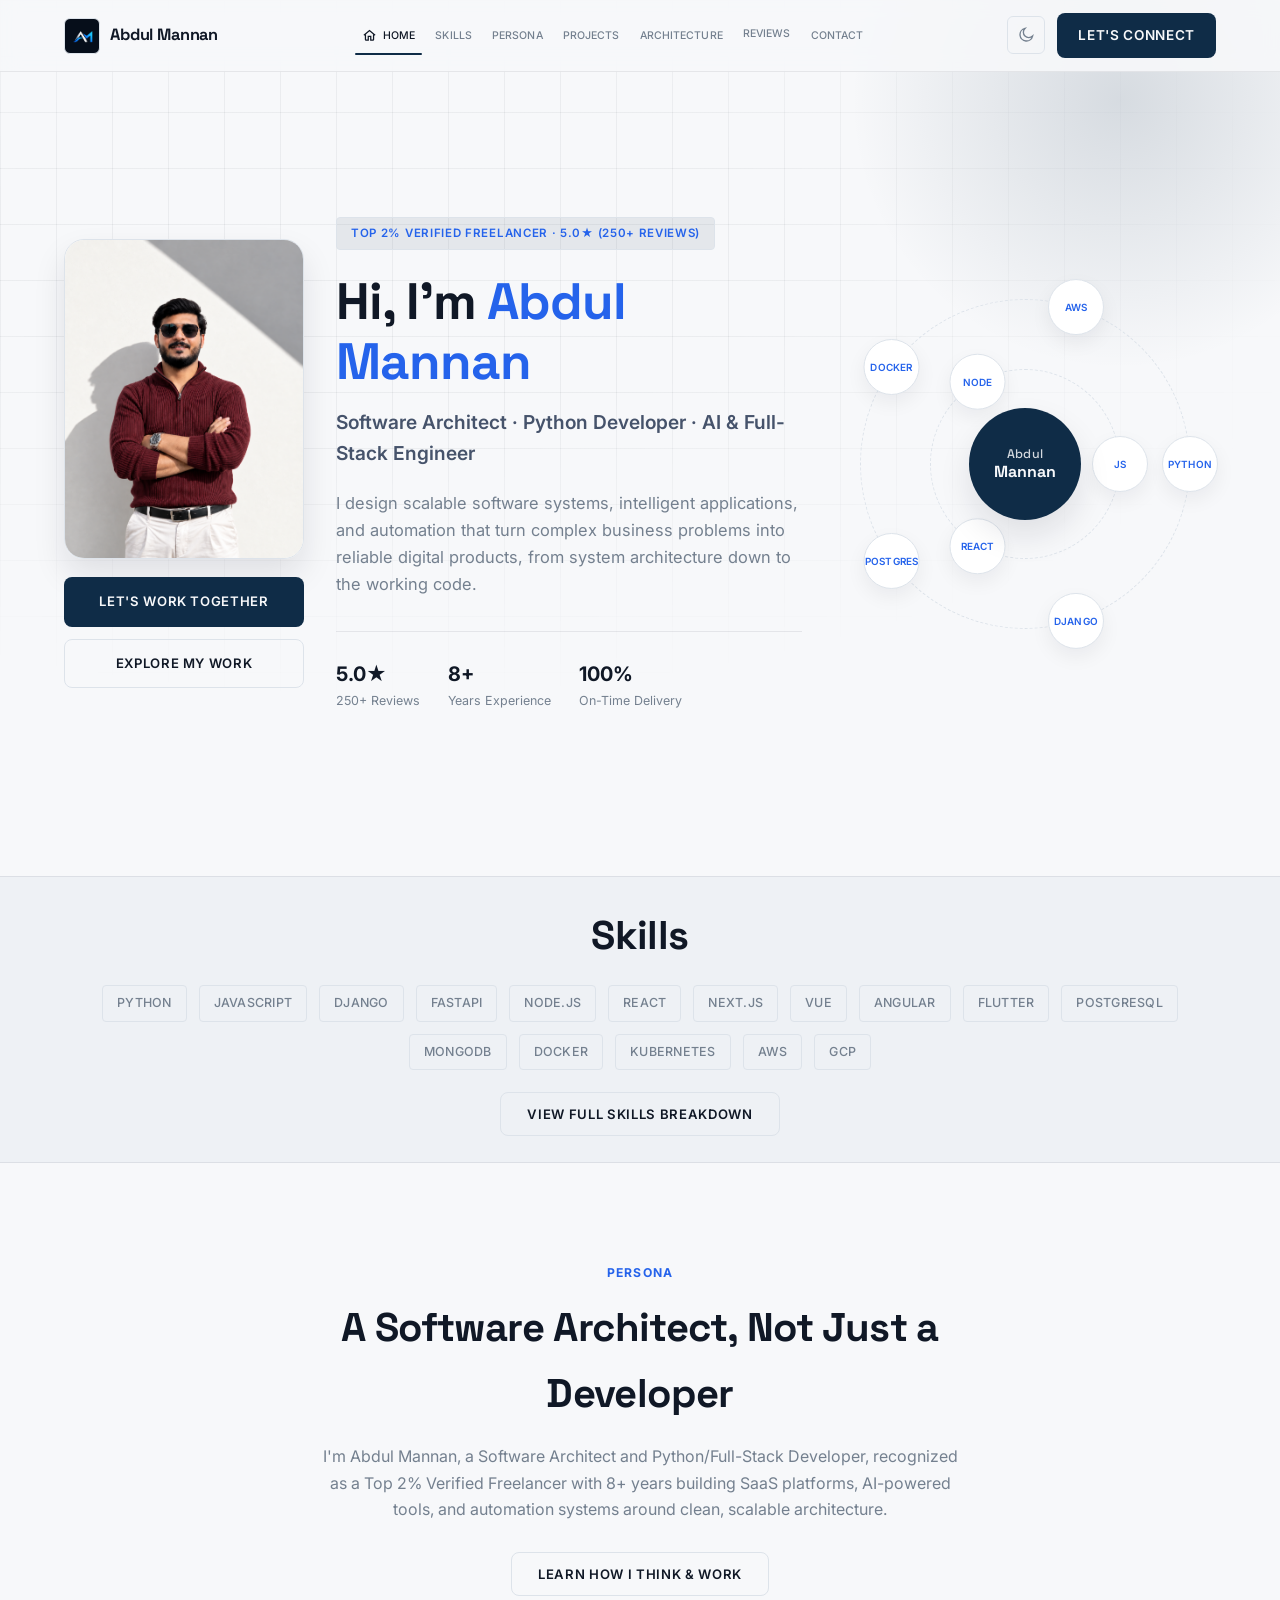
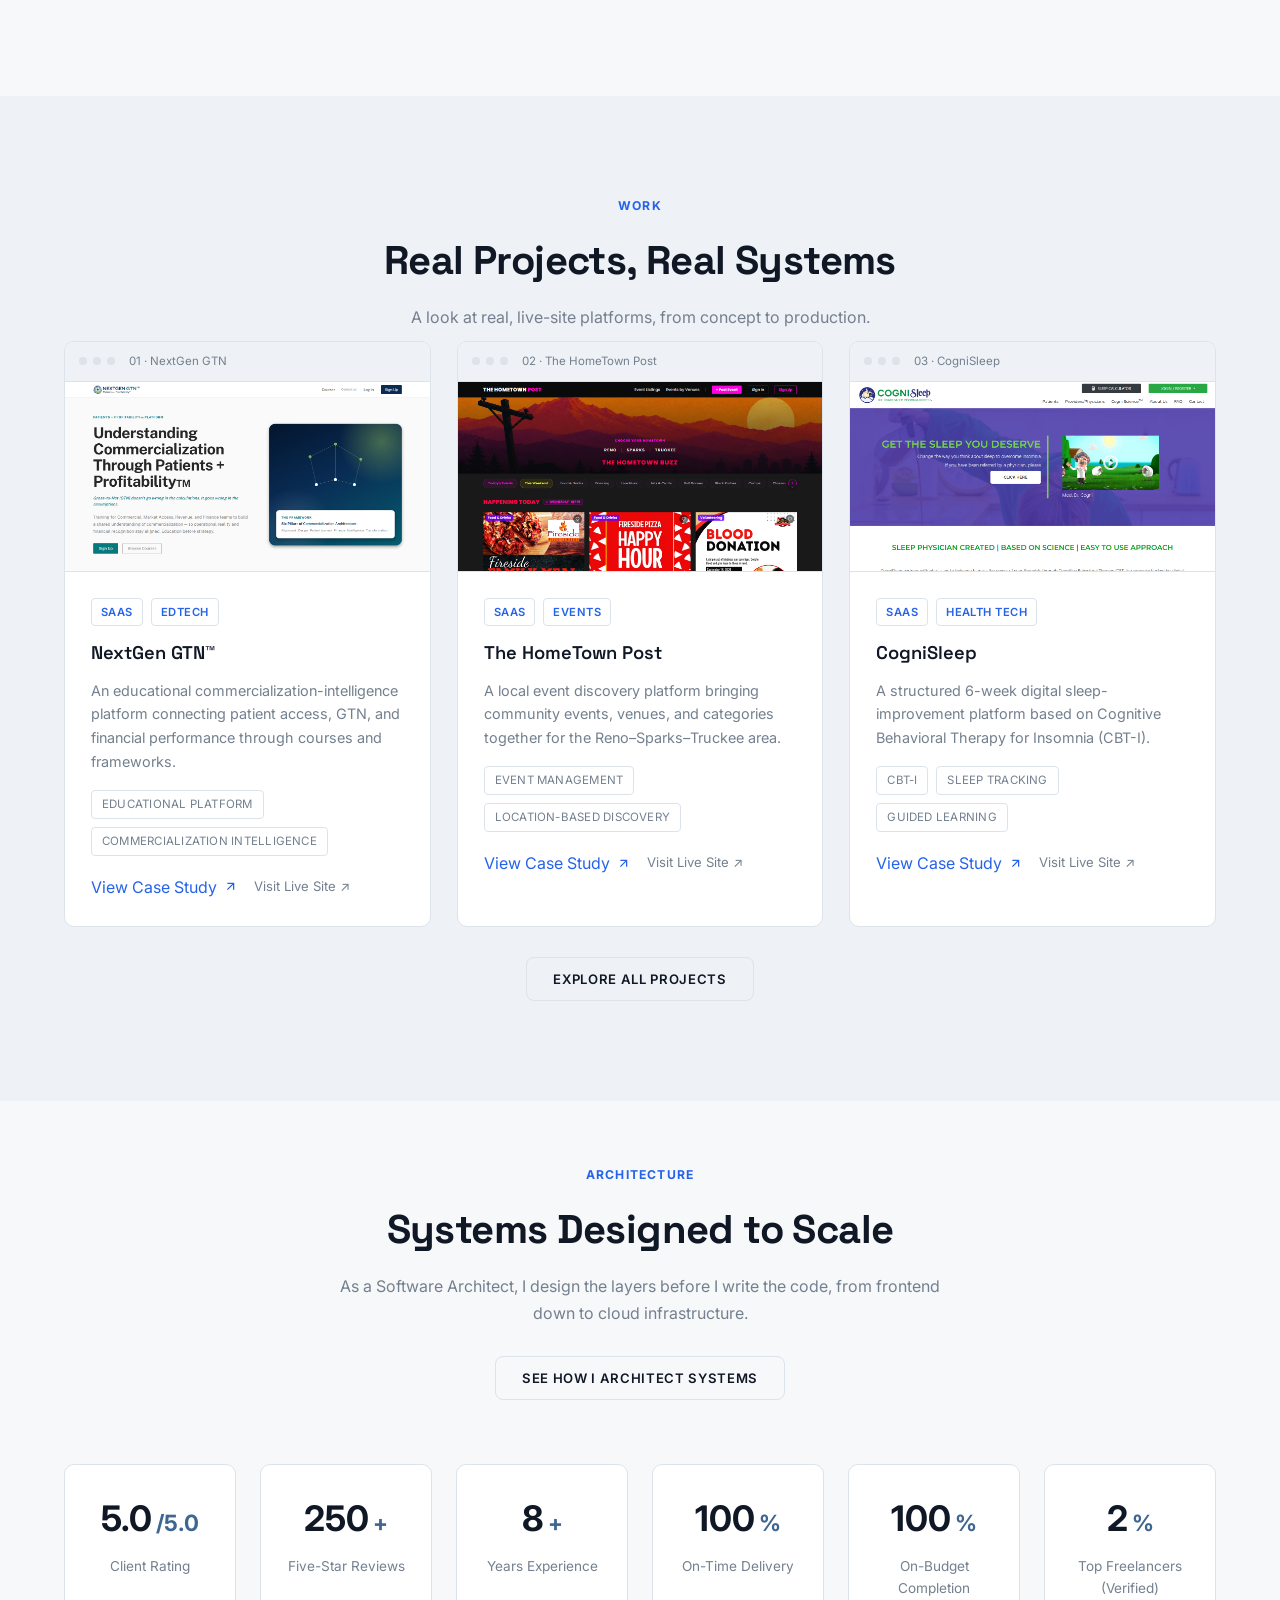
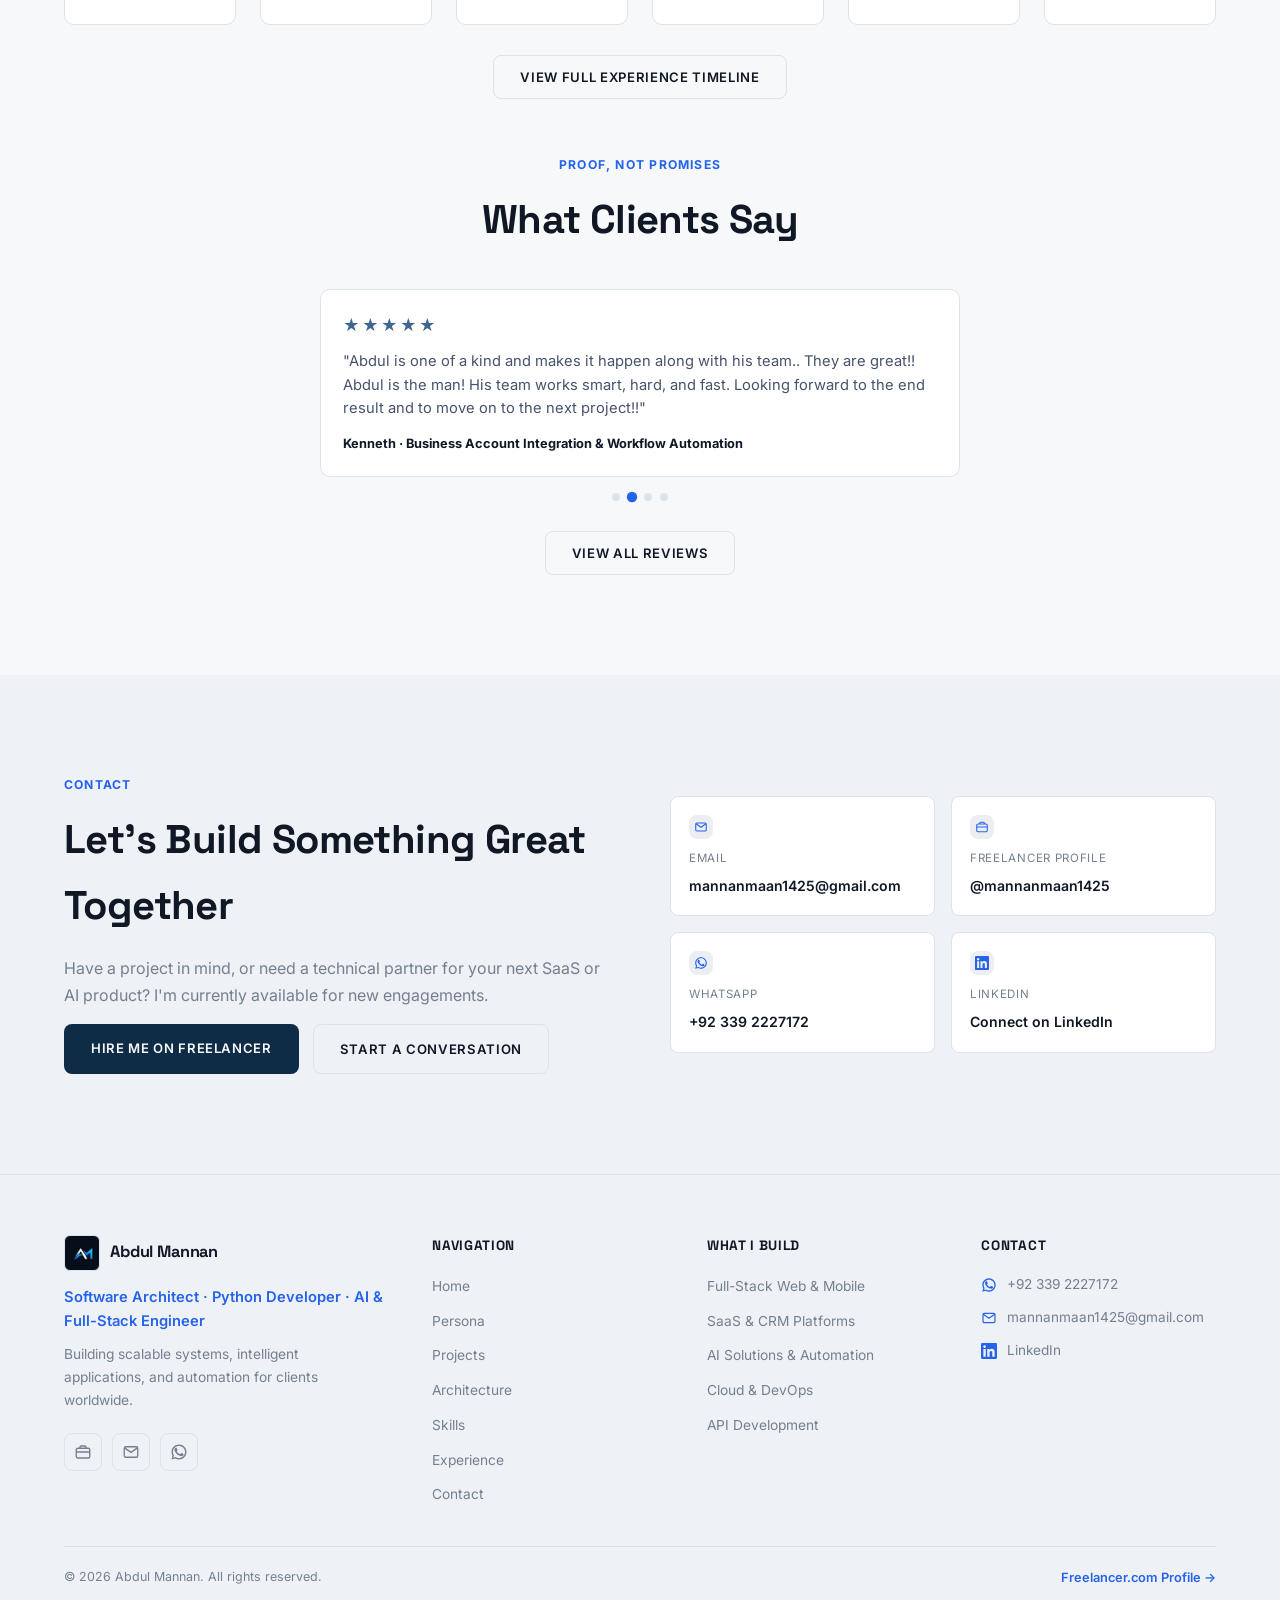
<file: index.html>
<!DOCTYPE html>
<html lang="en">
<head>
  <script>
    // Set the theme attribute before first paint to avoid a flash of the wrong theme.
    // Default is Light Mode; only switches to Dark if the user previously chose it.
    (function () {
      try {
        var stored = localStorage.getItem('theme');
        document.documentElement.setAttribute('data-theme', stored === 'dark' ? 'dark' : 'light');
      } catch (e) {
        document.documentElement.setAttribute('data-theme', 'light');
      }
    })();
  </script>
  <meta charset="UTF-8">
  <meta name="viewport" content="width=device-width, initial-scale=1.0">
  <title>Abdul Mannan | Software Architect · Python &amp; AI Engineer</title>
  <meta name="description" content="Abdul Mannan, Software Architect, Python Developer, and AI & Automation Engineer. Top 2% Verified Freelancer designing scalable systems, intelligent applications, and automation.">
  <meta name="color-scheme" content="light dark">
  <link rel="preconnect" href="https://fonts.googleapis.com">
  <link rel="preconnect" href="https://fonts.gstatic.com" crossorigin>
  <link href="https://fonts.googleapis.com/css2?family=Inter:wght@400;500;600;700&family=Space+Grotesk:wght@500;600;700&display=swap" rel="stylesheet">
  <link rel="stylesheet" href="style.css">
</head>
<body>

  <!-- ===== Navbar ===== -->
  <header class="navbar" id="navbar">
    <div class="nav-inner">
      <a href="#home" class="brand" data-page="home">
        <span class="brand-mark" aria-hidden="true">
          <img src="logo-icon.png" alt="">
        </span>
        <span class="brand-name">Abdul Mannan</span>
      </a>

      <nav class="nav-menu" id="navMenu">
        <ul class="nav-links" id="navLinks">
          <li>
            <a href="#home" class="nav-link nav-link-home active" data-page="home">
              <svg class="nav-home-icon" viewBox="0 0 24 24" fill="none" stroke="currentColor" stroke-width="2" aria-hidden="true"><path d="M3 11.5l9-7.5 9 7.5"/><path d="M5.5 10v8.5a1 1 0 001 1H10v-6h4v6h3.5a1 1 0 001-1V10"/></svg>
              Home
            </a>
          </li>
          <li><a href="#skills" class="nav-link" data-page="skills">Skills</a></li>
          <li><a href="#persona" class="nav-link" data-page="persona">Persona</a></li>
          <li><a href="#work" class="nav-link" data-page="work">Projects</a></li>
          <li><a href="#architecture" class="nav-link" data-page="architecture">Architecture</a></li>
          <li><button type="button" class="nav-link nav-link-btn reviews-trigger" data-nav="reviews" aria-haspopup="dialog" aria-controls="reviewsModal">Reviews</button></li>
          <li><a href="#contact" class="nav-link" data-scroll="contact">Contact</a></li>
        </ul>
        <span class="nav-indicator" id="navIndicator"></span>
      </nav>

      <div class="nav-actions">
        <button type="button" class="theme-toggle" id="themeToggle" aria-label="Toggle color theme" title="Toggle theme">
          <svg class="icon-sun" viewBox="0 0 24 24" fill="none" stroke="currentColor" stroke-width="1.8" aria-hidden="true">
            <circle cx="12" cy="12" r="4"/>
            <path d="M12 2.5v2.5M12 19v2.5M4.2 4.2l1.8 1.8M18 18l1.8 1.8M2.5 12h2.5M19 12h2.5M4.2 19.8L6 18M18 6l1.8-1.8"/>
          </svg>
          <svg class="icon-moon" viewBox="0 0 24 24" fill="none" stroke="currentColor" stroke-width="1.8" aria-hidden="true">
            <path d="M20.8 13.4A8.5 8.5 0 1110.6 3.2a7 7 0 0010.2 10.2z"/>
          </svg>
        </button>

        <a href="#contact" class="btn btn-primary nav-cta" data-scroll="contact">Let's Connect</a>

        <button class="menu-toggle" id="menuToggle" aria-label="Toggle menu" aria-expanded="false">
          <span></span><span></span><span></span>
        </button>
      </div>
    </div>
  </header>

  <!-- ======================================================================
       LEVEL 1 — HOME: a beautiful, concise overview. Every deeper topic gets
       a short teaser here and a full detail page reachable from the navbar.
       ====================================================================== -->
  <div class="page-home" id="pageHome" data-page="home">

    <!-- ===== Hero ===== -->
    <section id="home" class="hero" data-spy="home">
      <div class="hero-bg" aria-hidden="true">
        <div class="grid-overlay"></div>
        <div class="hero-glow"></div>
      </div>

      <div class="hero-inner">
        <div class="hero-left hero-enter-photo">
          <div class="hero-photo">
            <img src="My%20picture.png" alt="Abdul Mannan" loading="eager">
          </div>
          <div class="hero-photo-actions">
            <a href="#contact" class="btn btn-primary" data-scroll="contact">Let's Work Together</a>
            <a href="#work" class="btn btn-outline" data-page="work">Explore My Work</a>
          </div>
        </div>

        <div class="hero-text hero-enter">
          <p class="eyebrow">Top 2% Verified Freelancer · 5.0★ (250+ Reviews)</p>
          <h1 class="hero-title">
            Hi, I'm <span class="accent-text">Abdul Mannan</span>
          </h1>
          <p class="hero-role">Software Architect · Python Developer · AI &amp; Full-Stack Engineer</p>
          <p class="hero-desc">
            I design scalable software systems, intelligent applications, and automation
            that turn complex business problems into reliable digital products, from
            system architecture down to the working code.
          </p>

          <div class="hero-stats">
            <div class="stat-chip"><strong>5.0★</strong><span>250+ Reviews</span></div>
            <div class="stat-chip"><strong>8+</strong><span>Years Experience</span></div>
            <div class="stat-chip"><strong>100%</strong><span>On-Time Delivery</span></div>
          </div>
        </div>

        <div class="hero-visual hero-enter-visual">
          <div class="orbit-widget" aria-hidden="true">
            <div class="orbit-path orbit-path-inner"></div>
            <div class="orbit-path orbit-path-outer"></div>

            <div class="orbit-profile">
              <span class="orbit-profile-first">Abdul</span>
              <span class="orbit-profile-last">Mannan</span>
            </div>

            <div class="orbit-ring orbit-ring-inner">
              <div class="orbit-slot" style="--angle: 0deg;">
                <div class="orbit-badge">
                  <div class="badge-circle" data-name="JavaScript"><span>JS</span></div>
                </div>
              </div>
              <div class="orbit-slot" style="--angle: 120deg;">
                <div class="orbit-badge">
                  <div class="badge-circle" data-name="React"><span>React</span></div>
                </div>
              </div>
              <div class="orbit-slot" style="--angle: 240deg;">
                <div class="orbit-badge">
                  <div class="badge-circle" data-name="Node.js"><span>Node</span></div>
                </div>
              </div>
            </div>

            <div class="orbit-ring orbit-ring-outer">
              <div class="orbit-slot" style="--angle: 0deg;">
                <div class="orbit-badge">
                  <div class="badge-circle" data-name="Python"><span>Python</span></div>
                </div>
              </div>
              <div class="orbit-slot" style="--angle: 72deg;">
                <div class="orbit-badge">
                  <div class="badge-circle" data-name="Django"><span>Django</span></div>
                </div>
              </div>
              <div class="orbit-slot" style="--angle: 144deg;">
                <div class="orbit-badge">
                  <div class="badge-circle" data-name="PostgreSQL"><span>Postgres</span></div>
                </div>
              </div>
              <div class="orbit-slot" style="--angle: 216deg;">
                <div class="orbit-badge">
                  <div class="badge-circle" data-name="Docker"><span>Docker</span></div>
                </div>
              </div>
              <div class="orbit-slot" style="--angle: 288deg;">
                <div class="orbit-badge">
                  <div class="badge-circle" data-name="AWS"><span>AWS</span></div>
                </div>
              </div>
            </div>
          </div>
        </div>
      </div>
    </section>

    <!-- ===== Skills — existing banner, unchanged content ===== -->
    <div class="tech-strip" id="teaserSkills" data-spy="skills">
      <div class="section-inner">
        <h2 class="section-title center">Skills</h2>
        <div class="tech-strip-inner">
        <span class="tech-pill">Python</span><span class="tech-pill">JavaScript</span>
        <span class="tech-pill">Django</span><span class="tech-pill">FastAPI</span>
        <span class="tech-pill">Node.js</span><span class="tech-pill">React</span>
        <span class="tech-pill">Next.js</span><span class="tech-pill">Vue</span>
        <span class="tech-pill">Angular</span><span class="tech-pill">Flutter</span>
        <span class="tech-pill">PostgreSQL</span><span class="tech-pill">MongoDB</span>
        <span class="tech-pill">Docker</span><span class="tech-pill">Kubernetes</span>
        <span class="tech-pill">AWS</span><span class="tech-pill">GCP</span>
        </div>
        <div class="teaser-cta-row reveal">
          <button type="button" class="btn btn-outline" data-page="skills">View Full Skills Breakdown</button>
        </div>
      </div>
    </div>

    <!-- ===== Persona teaser ===== -->
    <section class="section" data-spy="persona">
      <div class="section-inner persona-teaser">
        <p class="tag-label center reveal">Persona</p>
        <h2 class="section-title center reveal">A Software Architect, Not Just a Developer</h2>
        <p class="about-text center reveal persona-teaser-text">
          I'm Abdul Mannan, a Software Architect and Python/Full-Stack Developer,
          recognized as a Top 2% Verified Freelancer with 8+ years building SaaS
          platforms, AI-powered tools, and automation systems around clean,
          scalable architecture.
        </p>
        <div class="teaser-cta-row reveal">
          <button type="button" class="btn btn-outline" data-page="persona">Learn How I Think &amp; Work</button>
        </div>
      </div>
    </section>

    <!-- ===== Work teaser ===== -->
    <section class="section alt-bg" data-spy="work">
      <div class="section-inner">
        <p class="tag-label center reveal">Work</p>
        <h2 class="section-title center reveal">Real Projects, Real Systems</h2>
        <p class="section-sub center reveal">A look at real, live-site platforms, from concept to production.</p>

        <div class="projects-grid">

          <article class="project-card reveal">
            <div class="project-visual">
              <div class="mockup-bar">
                <span class="mockup-dot"></span><span class="mockup-dot"></span><span class="mockup-dot"></span>
                <span class="mockup-label">01 · NextGen GTN</span>
              </div>
              <div class="project-thumb project-thumb-screenshot">
                <img src="projects/nextgen-gtn/thumbnail.png" alt="NextGen GTN homepage: Understanding Commercialization Through Patients + Profitability" loading="lazy">
                <div class="thumb-overlay">
                  <span>Open Case Study
                    <svg viewBox="0 0 24 24" fill="none" stroke="currentColor" stroke-width="2"><path d="M7 17L17 7M7 7h10v10"/></svg>
                  </span>
                </div>
              </div>
            </div>
            <div class="project-body">
              <div class="project-tags">
                <span class="tag">SaaS</span><span class="tag">EdTech</span>
              </div>
              <h3>NextGen GTN™</h3>
              <p>An educational commercialization-intelligence platform connecting patient access, GTN, and financial performance through courses and frameworks.</p>
              <div class="project-stack">
                <span>Educational Platform</span><span>Commercialization Intelligence</span>
              </div>
              <div class="project-link-row">
                <button type="button" class="project-link case-study-trigger" data-case="nextgengtn">
                  View Case Study
                  <svg viewBox="0 0 24 24" fill="none" stroke="currentColor" stroke-width="2"><path d="M7 17L17 7M7 7h10v10"/></svg>
                </button>
                <a href="https://nextgen.binarymindtechnologies.com/" class="project-link-secondary" target="_blank" rel="noopener">Visit Live Site ↗</a>
              </div>
            </div>
          </article>

          <article class="project-card reveal">
            <div class="project-visual">
              <div class="mockup-bar">
                <span class="mockup-dot"></span><span class="mockup-dot"></span><span class="mockup-dot"></span>
                <span class="mockup-label">02 · The HomeTown Post</span>
              </div>
              <div class="project-thumb project-thumb-screenshot">
                <img src="projects/hometownpost-site/thumbnail.png" alt="The HomeTown Post live site: local event listings homepage" loading="lazy">
                <div class="thumb-overlay">
                  <span>Open Case Study
                    <svg viewBox="0 0 24 24" fill="none" stroke="currentColor" stroke-width="2"><path d="M7 17L17 7M7 7h10v10"/></svg>
                  </span>
                </div>
              </div>
            </div>
            <div class="project-body">
              <div class="project-tags">
                <span class="tag">SaaS</span><span class="tag">Events</span>
              </div>
              <h3>The HomeTown Post</h3>
              <p>A local event discovery platform bringing community events, venues, and categories together for the Reno–Sparks–Truckee area.</p>
              <div class="project-stack">
                <span>Event Management</span><span>Location-Based Discovery</span>
              </div>
              <div class="project-link-row">
                <button type="button" class="project-link case-study-trigger" data-case="hometownpostsite">
                  View Case Study
                  <svg viewBox="0 0 24 24" fill="none" stroke="currentColor" stroke-width="2"><path d="M7 17L17 7M7 7h10v10"/></svg>
                </button>
                <a href="https://hometownpost.events/" class="project-link-secondary" target="_blank" rel="noopener">Visit Live Site ↗</a>
              </div>
            </div>
          </article>

          <article class="project-card reveal">
            <div class="project-visual">
              <div class="mockup-bar">
                <span class="mockup-dot"></span><span class="mockup-dot"></span><span class="mockup-dot"></span>
                <span class="mockup-label">03 · CogniSleep</span>
              </div>
              <div class="project-thumb project-thumb-screenshot">
                <img src="projects/cognisleep/thumbnail.png" alt="CogniSleep homepage: CBT-I based sleep improvement platform" loading="lazy">
                <div class="thumb-overlay">
                  <span>Open Case Study
                    <svg viewBox="0 0 24 24" fill="none" stroke="currentColor" stroke-width="2"><path d="M7 17L17 7M7 7h10v10"/></svg>
                  </span>
                </div>
              </div>
            </div>
            <div class="project-body">
              <div class="project-tags">
                <span class="tag">SaaS</span><span class="tag">Health Tech</span>
              </div>
              <h3>CogniSleep</h3>
              <p>A structured 6-week digital sleep-improvement platform based on Cognitive Behavioral Therapy for Insomnia (CBT-I).</p>
              <div class="project-stack">
                <span>CBT-I</span><span>Sleep Tracking</span><span>Guided Learning</span>
              </div>
              <div class="project-link-row">
                <button type="button" class="project-link case-study-trigger" data-case="cognisleep">
                  View Case Study
                  <svg viewBox="0 0 24 24" fill="none" stroke="currentColor" stroke-width="2"><path d="M7 17L17 7M7 7h10v10"/></svg>
                </button>
                <a href="https://cognisleep.com/" class="project-link-secondary" target="_blank" rel="noopener">Visit Live Site ↗</a>
              </div>
            </div>
          </article>

        </div>

        <div class="teaser-cta-row reveal">
          <button type="button" class="btn btn-outline" data-page="work">Explore All Projects</button>
        </div>
      </div>
    </section>

    <!-- ===== Architecture teaser ===== -->
    <section class="section section-compact" data-spy="architecture">
      <div class="section-inner">
        <p class="tag-label center reveal">Architecture</p>
        <h2 class="section-title center reveal">Systems Designed to Scale</h2>
        <p class="section-sub center reveal">
          As a Software Architect, I design the layers before I write the code,
          from frontend down to cloud infrastructure.
        </p>
        <div class="teaser-cta-row reveal">
          <button type="button" class="btn btn-outline" data-page="architecture">See How I Architect Systems</button>
        </div>
      </div>
    </section>

    <!-- ===== Achievements / Experience credibility ===== -->
    <section id="achievements" class="section stats-section" data-spy="experience">
      <div class="section-inner">
        <div class="stats-grid">
          <div class="stat-card reveal">
            <span class="stat-number" data-count="5" data-decimal="1">0</span>
            <span class="stat-suffix">/5.0</span>
            <p>Client Rating</p>
          </div>
          <div class="stat-card reveal">
            <span class="stat-number" data-count="250">0</span>
            <span class="stat-suffix">+</span>
            <p>Five-Star Reviews</p>
          </div>
          <div class="stat-card reveal">
            <span class="stat-number" data-count="8">0</span>
            <span class="stat-suffix">+</span>
            <p>Years Experience</p>
          </div>
          <div class="stat-card reveal">
            <span class="stat-number" data-count="100">0</span>
            <span class="stat-suffix">%</span>
            <p>On-Time Delivery</p>
          </div>
          <div class="stat-card reveal">
            <span class="stat-number" data-count="100">0</span>
            <span class="stat-suffix">%</span>
            <p>On-Budget Completion</p>
          </div>
          <div class="stat-card reveal">
            <span class="stat-number" data-count="2">0</span>
            <span class="stat-suffix">%</span>
            <p>Top Freelancers (Verified)</p>
          </div>
        </div>
        <div class="teaser-cta-row reveal">
          <button type="button" class="btn btn-outline" data-page="experience">View Full Experience Timeline</button>
        </div>
      </div>
    </section>

    <!-- ===== Reviews teaser ===== -->
    <section class="section reviews-teaser-section" data-spy="reviews">
      <div class="section-inner">
        <p class="tag-label center reveal">Proof, Not Promises</p>
        <h2 class="section-title center reveal">What Clients Say</h2>

        <div class="teaser-viewport">
          <div class="teaser-track" id="teaserTrack">
            <blockquote class="teaser-quote reveal">
              <div class="review-stars">★★★★★</div>
              <p>"Abdul did an excellent job on our FEMA IPAWS integration. This was a technically challenging project involving CAP 1.2, digital signatures, WS-Security, X.509 certificates, SOAP/TLS and live FEMA Demo/Staging testing. He stayed with difficult technical issues through successful transmissions and provided complete source code, documentation, evidence and a detailed handoff. I appreciate his persistence, technical ability and continued support. Highly recommended."</p>
              <cite>Shawn · FEMA IPAWS CAP XML Integration</cite>
            </blockquote>
            <blockquote class="teaser-quote reveal">
              <div class="review-stars">★★★★★</div>
              <p>"Abdul is one of a kind and makes it happen along with his team.. They are great!! Abdul is the man! His team works smart, hard, and fast. Looking forward to the end result and to move on to the next project!!"</p>
              <cite>Kenneth · Business Account Integration &amp; Workflow Automation</cite>
            </blockquote>
            <blockquote class="teaser-quote reveal">
              <div class="review-stars">★★★★★</div>
              <p>"Excellent performance and very fast implementation of the interactive filters. High-quality dashboard interface."</p>
              <cite>Alvaro · Next.js 15 + Shadcn UI Dashboard</cite>
            </blockquote>
            <blockquote class="teaser-quote reveal">
              <div class="review-stars">★★★★★</div>
              <p>"Abdul was great to work with. At each stage of the project, we were updated with what had been actioned and what the next progress stage was to be."</p>
              <cite>Nick · Custom Airtable Task Flow Automation</cite>
            </blockquote>
          </div>
        </div>

        <div class="teaser-dots" id="teaserDots">
          <button type="button" class="teaser-dot active" aria-label="Show review 1"></button>
          <button type="button" class="teaser-dot" aria-label="Show review 2"></button>
          <button type="button" class="teaser-dot" aria-label="Show review 3"></button>
          <button type="button" class="teaser-dot" aria-label="Show review 4"></button>
        </div>

        <button type="button" class="btn btn-outline reviews-trigger center-btn reveal" aria-haspopup="dialog" aria-controls="reviewsModal">View All Reviews</button>
      </div>
    </section>

    <!-- ===== Contact ===== -->
    <section id="contact" class="section alt-bg" data-spy="contact">
      <div class="section-inner contact-grid">
        <div class="reveal">
          <p class="tag-label">Contact</p>
          <h2 class="section-title">Let's Build Something Great Together</h2>
          <p class="about-text">
            Have a project in mind, or need a technical partner for your next SaaS
            or AI product? I'm currently available for new engagements.
          </p>
          <div class="contact-cta-row">
            <a href="https://www.freelancer.com/u/mannanmaan1425" class="btn btn-primary" target="_blank" rel="noopener">
              Hire Me on Freelancer
            </a>
            <button type="button" class="btn btn-outline" id="chatOpenBtn" aria-haspopup="dialog" aria-controls="chatModal">
              Start a Conversation
            </button>
          </div>
        </div>

        <div class="contact-cards reveal">
          <a href="https://mail.google.com/mail/?view=cm&fs=1&to=mannanmaan1425@gmail.com&su=Project%20Inquiry%20via%20Portfolio&body=Hi%20Abdul%2C%20I%20came%20across%20your%20portfolio%20and%20I%E2%80%99d%20like%20to%20discuss%20a%20potential%20project.%20Could%20we%20connect%20to%20go%20over%20the%20details%3F" class="contact-card" target="_blank" rel="noopener">
            <span class="contact-icon"><svg viewBox="0 0 24 24" fill="none" stroke="currentColor" stroke-width="1.8"><rect x="3" y="5" width="18" height="14" rx="2"/><path d="M3.5 6.5l8.5 6 8.5-6"/></svg></span>
            <span class="contact-label">Email</span>
            <span class="contact-value">mannanmaan1425@gmail.com</span>
          </a>
          <a href="https://www.freelancer.com/u/mannanmaan1425" class="contact-card" target="_blank" rel="noopener">
            <span class="contact-icon"><svg viewBox="0 0 24 24" fill="none" stroke="currentColor" stroke-width="1.8"><rect x="3" y="7" width="18" height="13" rx="2"/><path d="M8 7V5.5A1.5 1.5 0 019.5 4h5A1.5 1.5 0 0116 5.5V7M3 12h18"/></svg></span>
            <span class="contact-label">Freelancer Profile</span>
            <span class="contact-value">@mannanmaan1425</span>
          </a>
          <a href="https://wa.me/923392227172?text=Hi%20Abdul%2C%20I%20came%20across%20your%20portfolio%20and%20I%E2%80%99d%20like%20to%20discuss%20a%20potential%20project.%20Could%20we%20connect%20to%20go%20over%20the%20details%3F" class="contact-card" target="_blank" rel="noopener">
            <span class="contact-icon"><svg viewBox="0 0 24 24" fill="currentColor" stroke="none"><path d="M17.472 14.382c-.297-.149-1.758-.867-2.03-.967-.273-.099-.471-.148-.67.15-.197.297-.767.966-.94 1.164-.173.199-.347.223-.644.075-.297-.15-1.255-.463-2.39-1.475-.883-.788-1.48-1.761-1.653-2.059-.173-.297-.018-.458.13-.606.134-.133.298-.347.446-.52.149-.174.198-.298.298-.497.099-.198.05-.371-.025-.52-.075-.149-.669-1.612-.916-2.207-.242-.579-.487-.5-.669-.51-.173-.008-.371-.01-.57-.01-.198 0-.52.074-.792.372-.272.297-1.04 1.016-1.04 2.479 0 1.462 1.065 2.875 1.213 3.074.149.198 2.096 3.2 5.077 4.487.709.306 1.262.489 1.694.625.712.227 1.36.195 1.871.118.571-.085 1.758-.719 2.006-1.413.248-.694.248-1.289.173-1.413-.074-.124-.272-.198-.57-.347z"/><path d="M12.001 2c-5.524 0-10 4.475-10 10 0 1.766.462 3.492 1.34 5.008L2 22l5.09-1.335A9.955 9.955 0 0012 22c5.523 0 10-4.475 10-10S17.523 2 12 2zm0 18.06a8.02 8.02 0 01-4.088-1.117l-.293-.174-3.024.793.807-2.949-.19-.302A8.05 8.05 0 013.94 12c0-4.44 3.62-8.06 8.06-8.06 4.442 0 8.06 3.62 8.06 8.06 0 4.442-3.618 8.06-8.06 8.06z"/></svg></span>
            <span class="contact-label">WhatsApp</span>
            <span class="contact-value">+92 339 2227172</span>
          </a>
          <a href="https://www.linkedin.com/in/abdulmannan14/" class="contact-card" target="_blank" rel="noopener">
            <span class="contact-icon"><svg viewBox="0 0 24 24" fill="currentColor" stroke="none"><path d="M20.447 20.452h-3.554v-5.569c0-1.328-.027-3.037-1.852-3.037-1.853 0-2.136 1.445-2.136 2.939v5.667H9.351V9h3.414v1.561h.046c.477-.9 1.637-1.85 3.37-1.85 3.601 0 4.267 2.37 4.267 5.455v6.286zM5.337 7.433a2.062 2.062 0 01-2.063-2.065 2.064 2.064 0 112.063 2.065zm1.782 13.019H3.555V9h3.564v11.452zM22.225 0H1.771C.792 0 0 .774 0 1.729v20.542C0 23.227.792 24 1.771 24h20.451C23.2 24 24 23.227 24 22.271V1.729C24 .774 23.2 0 22.222 0h.003z"/></svg></span>
            <span class="contact-label">LinkedIn</span>
            <span class="contact-value">Connect on LinkedIn</span>
          </a>
        </div>
      </div>
    </section>

  </div>
  <!-- ===== /Home ===== -->

  <!-- ======================================================================
       LEVEL 2 — DETAIL PAGES: full depth, reachable only via the navbar.
       ====================================================================== -->

  <!-- ===== Persona (detail) ===== -->
  <div class="page-detail" id="persona" data-page="persona" hidden>
    <div class="page-detail-header section-inner">
      <button type="button" class="back-link" data-page="home">
        <svg viewBox="0 0 24 24" fill="none" stroke="currentColor" stroke-width="2"><path d="M15 18l-6-6 6-6"/></svg>
        Back to Home
      </button>
    </div>

    <section class="section">
      <div class="section-inner about-grid">
        <div class="reveal">
          <p class="tag-label">Persona · Who I Am</p>
          <h2 class="section-title">Building scalable systems with business-driven results</h2>
          <p class="about-text">
            I'm Abdul Mannan, a Software Architect and Python/Full-Stack Developer based in
            Pakistan, recognized as a <strong>Top 2% Verified Freelancer</strong> with a
            <strong>Preferred Freelancer</strong> designation. Over 8+ years, I've built
            web and mobile applications, SaaS &amp; CRM platforms, AI-powered tools, and
            automation systems, with a focus on clean architecture that scales with
            the business, not just the codebase.
          </p>
          <p class="about-text">
            My work spans full-stack architecture, REST/GraphQL APIs, e-commerce
            solutions, chatbot development, workflow automation, and web scraping,
            consistently delivered with a 5.0/5.0 client rating across 250+ reviews.
          </p>
        </div>

        <div class="facts-card reveal">
          <ul class="facts-list">
            <li>
              <div class="fact-main">
                <span class="fact-icon"><svg viewBox="0 0 24 24" fill="none" stroke="currentColor" stroke-width="1.8"><circle cx="12" cy="12" r="8.5"/><path d="M12 7.5V12l3 2"/></svg></span>
                <span>Experience</span>
              </div>
              <strong>8+ Years</strong>
            </li>
            <li>
              <div class="fact-main">
                <span class="fact-icon"><svg viewBox="0 0 24 24" fill="none" stroke="currentColor" stroke-width="1.8"><path d="M12 2.5l7.5 3.2v5.6c0 5-3.2 8.4-7.5 10.2-4.3-1.8-7.5-5.2-7.5-10.2V5.7L12 2.5z"/><path d="M9 12l2 2 4-4.5"/></svg></span>
                <span>Status</span>
              </div>
              <strong>Top 2% · Preferred Freelancer</strong>
            </li>
            <li>
              <div class="fact-main">
                <span class="fact-icon"><svg viewBox="0 0 24 24" fill="none" stroke="currentColor" stroke-width="1.8"><path d="M12 3.5l2.6 5.3 5.9.9-4.3 4.1 1 5.9-5.2-2.8-5.2 2.8 1-5.9-4.3-4.1 5.9-.9L12 3.5z"/></svg></span>
                <span>Client Rating</span>
              </div>
              <strong>5.0 / 5.0 (250+ reviews)</strong>
            </li>
          </ul>
        </div>
      </div>

      <div class="section-inner persona-block">
        <p class="tag-label center reveal">How I Think</p>
        <p class="about-text reveal persona-think">
          I approach every engagement as a systems problem before it's a code problem:
          scalability, maintainability, and clear boundaries between services first.
          Business requirements drive the architecture, not the other way around, which
          is why the same discipline shows up whether I'm designing a database schema,
          an API contract, or an automation pipeline.
        </p>
      </div>

      <div class="section-inner persona-block">
        <p class="tag-label center reveal">What I Build</p>
        <h2 class="section-title center reveal">Services &amp; Technical Focus</h2>

        <div class="services-grid">
          <div class="service-card reveal">
            <div class="service-icon">
              <svg viewBox="0 0 24 24" fill="none" stroke="currentColor" stroke-width="1.8"><path d="M8 9l-4 3 4 3M16 9l4 3-4 3M13.5 6l-3 12"/></svg>
            </div>
            <h3>Full-Stack Web &amp; Mobile</h3>
            <p>End-to-end web and mobile application development with React, Next.js, Vue, Angular, and Flutter on the front end.</p>
          </div>

          <div class="service-card reveal">
            <div class="service-icon">
              <svg viewBox="0 0 24 24" fill="none" stroke="currentColor" stroke-width="1.8"><rect x="3" y="4" width="18" height="5" rx="1.5"/><rect x="3" y="11" width="18" height="5" rx="1.5"/><rect x="3" y="18" width="10" height="2.5" rx="1"/></svg>
            </div>
            <h3>SaaS &amp; CRM Platforms</h3>
            <p>Multi-tenant SaaS and CRM systems with role-based portals, billing integrations, and compliance-ready workflows.</p>
          </div>

          <div class="service-card reveal">
            <div class="service-icon">
              <svg viewBox="0 0 24 24" fill="none" stroke="currentColor" stroke-width="1.8"><rect x="7" y="7" width="10" height="10" rx="2"/><path d="M12 2v3M12 19v3M2 12h3M19 12h3M4.5 4.5l2 2M17.5 17.5l2 2M4.5 19.5l2-2M17.5 6.5l2-2"/></svg>
            </div>
            <h3>AI Solutions &amp; Automation</h3>
            <p>AI-powered applications, chatbot development, and workflow automation using N8N, Zapier, and Zoho integrations.</p>
          </div>

          <div class="service-card reveal">
            <div class="service-icon">
              <svg viewBox="0 0 24 24" fill="none" stroke="currentColor" stroke-width="1.8"><path d="M6 17a4 4 0 010-8 5 5 0 019.6-1.5A4.5 4.5 0 0118 17H6z"/></svg>
            </div>
            <h3>Cloud &amp; DevOps</h3>
            <p>Containerized, cloud-native deployments with Docker, Kubernetes, AWS, and GCP built for reliability at scale.</p>
          </div>

          <div class="service-card reveal">
            <div class="service-icon">
              <svg viewBox="0 0 24 24" fill="none" stroke="currentColor" stroke-width="1.8"><circle cx="6" cy="12" r="2.5"/><circle cx="18" cy="6" r="2.5"/><circle cx="18" cy="18" r="2.5"/><path d="M8.2 11l7.6-4M8.2 13l7.6 4"/></svg>
            </div>
            <h3>API Development</h3>
            <p>Robust REST &amp; GraphQL APIs and backend architecture with Django, FastAPI, Node.js, NestJS, and ASP.NET Core.</p>
          </div>

          <div class="service-card reveal">
            <div class="service-icon">
              <svg viewBox="0 0 24 24" fill="none" stroke="currentColor" stroke-width="1.8"><path d="M4 12a8 8 0 0114.3-5M20 12a8 8 0 01-14.3 5"/><path d="M18 3v4h-4M6 21v-4h4"/></svg>
            </div>
            <h3>Workflow &amp; Web Scraping</h3>
            <p>Custom automation pipelines, data scraping, and platform integrations that remove manual, repetitive work.</p>
          </div>
        </div>
      </div>

      <div class="section-inner persona-block">
        <p class="tag-label center reveal">How I Work</p>
        <h2 class="section-title center reveal">From Requirement to Delivery</h2>

        <div class="process-stepper reveal">
          <button type="button" class="process-step" data-step="1">
            <span class="process-label">Understand</span>
            <span class="process-detail">Clarify the real business problem before writing a line of code.</span>
          </button>
          <span class="process-arrow" aria-hidden="true">&rarr;</span>
          <button type="button" class="process-step" data-step="2">
            <span class="process-label">Architect</span>
            <span class="process-detail">Design the system boundaries, data model, and API contracts.</span>
          </button>
          <span class="process-arrow" aria-hidden="true">&rarr;</span>
          <button type="button" class="process-step" data-step="3">
            <span class="process-label">Build</span>
            <span class="process-detail">Implement with clean, tested, maintainable code.</span>
          </button>
          <span class="process-arrow" aria-hidden="true">&rarr;</span>
          <button type="button" class="process-step" data-step="4">
            <span class="process-label">Integrate</span>
            <span class="process-detail">Connect third-party services, APIs, and automation tools.</span>
          </button>
          <span class="process-arrow" aria-hidden="true">&rarr;</span>
          <button type="button" class="process-step" data-step="5">
            <span class="process-label">Test</span>
            <span class="process-detail">Validate against real-world edge cases before launch.</span>
          </button>
          <span class="process-arrow" aria-hidden="true">&rarr;</span>
          <button type="button" class="process-step" data-step="6">
            <span class="process-label">Deliver</span>
            <span class="process-detail">Ship with complete documentation and a clean handoff.</span>
          </button>
          <span class="process-arrow" aria-hidden="true">&rarr;</span>
          <button type="button" class="process-step" data-step="7">
            <span class="process-label">Support</span>
            <span class="process-detail">Stay engaged post-launch. Many clients return for the next phase.</span>
          </button>
        </div>
      </div>
    </section>
  </div>

  <!-- ===== Work (detail) ===== -->
  <div class="page-detail" id="work" data-page="work" hidden>
    <div class="page-detail-header section-inner">
      <button type="button" class="back-link" data-page="home">
        <svg viewBox="0 0 24 24" fill="none" stroke="currentColor" stroke-width="2"><path d="M15 18l-6-6 6-6"/></svg>
        Back to Home
      </button>
    </div>

    <section class="section">
      <div class="section-inner">
        <p class="tag-label center reveal">Work</p>
        <h2 class="section-title center reveal">Explore Abdul's Work</h2>
        <p class="section-sub center reveal">Real, client-delivered platforms, from concept to production.</p>

        <p class="section-sub center reveal">Live-site projects first, followed by projects delivered through Freelancer.com.</p>

        <div class="filters reveal">
          <button class="filter-btn active" data-filter="all">All</button>
          <button class="filter-btn" data-filter="saas">SaaS</button>
          <button class="filter-btn" data-filter="ai">AI</button>
          <button class="filter-btn" data-filter="automation">Automation</button>
          <button class="filter-btn" data-filter="web">Web</button>
        </div>

        <div class="projects-grid projects-grid-uniform" id="projectsGrid">

          <article class="project-card reveal" data-category="saas web">
            <div class="project-visual">
              <div class="mockup-bar">
                <span class="mockup-dot"></span><span class="mockup-dot"></span><span class="mockup-dot"></span>
                <span class="mockup-label">01 · NextGen GTN</span>
              </div>
              <div class="project-thumb project-thumb-screenshot">
                <img src="projects/nextgen-gtn/thumbnail.png" alt="NextGen GTN homepage: Understanding Commercialization Through Patients + Profitability" loading="lazy">
                <div class="thumb-overlay">
                  <span>Open Case Study
                    <svg viewBox="0 0 24 24" fill="none" stroke="currentColor" stroke-width="2"><path d="M7 17L17 7M7 7h10v10"/></svg>
                  </span>
                </div>
              </div>
            </div>
            <div class="project-body">
              <div class="project-tags">
                <span class="tag">SaaS</span><span class="tag">EdTech</span>
              </div>
              <h3>NextGen GTN™</h3>
              <p>An educational commercialization-intelligence platform connecting patient access, GTN, and financial performance through courses and frameworks.</p>
              <div class="project-stack">
                <span>Educational Platform</span><span>Commercialization Intelligence</span>
              </div>
              <div class="project-link-row">
                <button type="button" class="project-link case-study-trigger" data-case="nextgengtn">
                  View Case Study
                  <svg viewBox="0 0 24 24" fill="none" stroke="currentColor" stroke-width="2"><path d="M7 17L17 7M7 7h10v10"/></svg>
                </button>
                <a href="https://nextgen.binarymindtechnologies.com/" class="project-link-secondary" target="_blank" rel="noopener">Visit Live Site ↗</a>
              </div>
            </div>
          </article>

          <article class="project-card reveal" data-category="web saas">
            <div class="project-visual">
              <div class="mockup-bar">
                <span class="mockup-dot"></span><span class="mockup-dot"></span><span class="mockup-dot"></span>
                <span class="mockup-label">02 · Scofa Relax</span>
              </div>
              <div class="project-thumb project-thumb-screenshot">
                <img src="projects/scofa-relax/thumbnail.jpg" alt="Scofa Relax app logo: sleep and relaxation platform" loading="lazy">
                <div class="thumb-overlay">
                  <span>Open Case Study
                    <svg viewBox="0 0 24 24" fill="none" stroke="currentColor" stroke-width="2"><path d="M7 17L17 7M7 7h10v10"/></svg>
                  </span>
                </div>
              </div>
            </div>
            <div class="project-body">
              <div class="project-tags">
                <span class="tag">SaaS</span><span class="tag">Audio</span>
              </div>
              <h3>Scofa Relax</h3>
              <p>A digital relaxation and sleep platform bringing calming sounds, music, meditations, and stories together in one personalized experience.</p>
              <div class="project-stack">
                <span>Audio Streaming</span><span>Personalized Mixes</span>
              </div>
              <div class="project-link-row">
                <button type="button" class="project-link case-study-trigger" data-case="scofarelax">
                  View Case Study
                  <svg viewBox="0 0 24 24" fill="none" stroke="currentColor" stroke-width="2"><path d="M7 17L17 7M7 7h10v10"/></svg>
                </button>
                <a href="https://relax.scofa.com/" class="project-link-secondary" target="_blank" rel="noopener">Visit Live Site ↗</a>
              </div>
            </div>
          </article>

          <article class="project-card reveal" data-category="web saas">
            <div class="project-visual">
              <div class="mockup-bar">
                <span class="mockup-dot"></span><span class="mockup-dot"></span><span class="mockup-dot"></span>
                <span class="mockup-label">03 · The HomeTown Post</span>
              </div>
              <div class="project-thumb project-thumb-screenshot">
                <img src="projects/hometownpost-site/thumbnail.png" alt="The HomeTown Post live site: local event listings homepage" loading="lazy">
                <div class="thumb-overlay">
                  <span>Open Case Study
                    <svg viewBox="0 0 24 24" fill="none" stroke="currentColor" stroke-width="2"><path d="M7 17L17 7M7 7h10v10"/></svg>
                  </span>
                </div>
              </div>
            </div>
            <div class="project-body">
              <div class="project-tags">
                <span class="tag">SaaS</span><span class="tag">Events</span>
              </div>
              <h3>The HomeTown Post</h3>
              <p>A local event discovery platform bringing community events, venues, and categories together for the Reno–Sparks–Truckee area.</p>
              <div class="project-stack">
                <span>Event Management</span><span>Location-Based Discovery</span>
              </div>
              <div class="project-link-row">
                <button type="button" class="project-link case-study-trigger" data-case="hometownpostsite">
                  View Case Study
                  <svg viewBox="0 0 24 24" fill="none" stroke="currentColor" stroke-width="2"><path d="M7 17L17 7M7 7h10v10"/></svg>
                </button>
                <a href="https://hometownpost.events/" class="project-link-secondary" target="_blank" rel="noopener">Visit Live Site ↗</a>
              </div>
            </div>
          </article>

          <article class="project-card reveal" data-category="web saas">
            <div class="project-visual">
              <div class="mockup-bar">
                <span class="mockup-dot"></span><span class="mockup-dot"></span><span class="mockup-dot"></span>
                <span class="mockup-label">04 · TicketPool</span>
              </div>
              <div class="project-thumb project-thumb-screenshot">
                <img src="projects/ticketpool/thumbnail.png" alt="TicketPool homepage: event ticketing platform" loading="lazy">
                <div class="thumb-overlay">
                  <span>Open Case Study
                    <svg viewBox="0 0 24 24" fill="none" stroke="currentColor" stroke-width="2"><path d="M7 17L17 7M7 7h10v10"/></svg>
                  </span>
                </div>
              </div>
            </div>
            <div class="project-body">
              <div class="project-tags">
                <span class="tag">SaaS</span><span class="tag">Events</span>
              </div>
              <h3>TicketPool</h3>
              <p>A complete event ticketing platform connecting organisers and attendees through event discovery, online ticket sales, and secure payments.</p>
              <div class="project-stack">
                <span>Stripe</span><span>QR Check-In</span><span>Analytics</span>
              </div>
              <div class="project-link-row">
                <button type="button" class="project-link case-study-trigger" data-case="ticketpool">
                  View Case Study
                  <svg viewBox="0 0 24 24" fill="none" stroke="currentColor" stroke-width="2"><path d="M7 17L17 7M7 7h10v10"/></svg>
                </button>
                <a href="https://ticketpool.co.uk/" class="project-link-secondary" target="_blank" rel="noopener">Visit Live Site ↗</a>
              </div>
            </div>
          </article>

          <article class="project-card reveal" data-category="web saas">
            <div class="project-visual">
              <div class="mockup-bar">
                <span class="mockup-dot"></span><span class="mockup-dot"></span><span class="mockup-dot"></span>
                <span class="mockup-label">05 · CogniSleep</span>
              </div>
              <div class="project-thumb project-thumb-screenshot">
                <img src="projects/cognisleep/thumbnail.png" alt="CogniSleep homepage: CBT-I based sleep improvement platform" loading="lazy">
                <div class="thumb-overlay">
                  <span>Open Case Study
                    <svg viewBox="0 0 24 24" fill="none" stroke="currentColor" stroke-width="2"><path d="M7 17L17 7M7 7h10v10"/></svg>
                  </span>
                </div>
              </div>
            </div>
            <div class="project-body">
              <div class="project-tags">
                <span class="tag">SaaS</span><span class="tag">Health Tech</span>
              </div>
              <h3>CogniSleep</h3>
              <p>A structured 6-week digital sleep-improvement platform based on Cognitive Behavioral Therapy for Insomnia (CBT-I).</p>
              <div class="project-stack">
                <span>CBT-I</span><span>Sleep Tracking</span><span>Guided Learning</span>
              </div>
              <div class="project-link-row">
                <button type="button" class="project-link case-study-trigger" data-case="cognisleep">
                  View Case Study
                  <svg viewBox="0 0 24 24" fill="none" stroke="currentColor" stroke-width="2"><path d="M7 17L17 7M7 7h10v10"/></svg>
                </button>
                <a href="https://cognisleep.com/" class="project-link-secondary" target="_blank" rel="noopener">Visit Live Site ↗</a>
              </div>
            </div>
          </article>

          <article class="project-card reveal" data-category="web">
            <div class="project-visual">
              <div class="mockup-bar">
                <span class="mockup-dot"></span><span class="mockup-dot"></span><span class="mockup-dot"></span>
                <span class="mockup-label">06 · Card Show Alerts</span>
              </div>
              <div class="project-thumb project-thumb-screenshot">
                <img src="projects/cardshowalerts/thumbnail.png" alt="Card Show Alerts homepage: find card shows near you" loading="lazy">
                <div class="thumb-overlay">
                  <span>Open Case Study
                    <svg viewBox="0 0 24 24" fill="none" stroke="currentColor" stroke-width="2"><path d="M7 17L17 7M7 7h10v10"/></svg>
                  </span>
                </div>
              </div>
            </div>
            <div class="project-body">
              <div class="project-tags">
                <span class="tag">Web App</span>
              </div>
              <h3>Card Show Alerts</h3>
              <p>A location-focused card-show discovery platform helping collectors find sports and Pokémon card shows near them.</p>
              <div class="project-stack">
                <span>Location-Based</span><span>Email Alerts</span>
              </div>
              <div class="project-link-row">
                <button type="button" class="project-link case-study-trigger" data-case="cardshowalerts">
                  View Case Study
                  <svg viewBox="0 0 24 24" fill="none" stroke="currentColor" stroke-width="2"><path d="M7 17L17 7M7 7h10v10"/></svg>
                </button>
                <a href="https://cardshowalerts.com/" class="project-link-secondary" target="_blank" rel="noopener">Visit Live Site ↗</a>
              </div>
            </div>
          </article>

          <article class="project-card reveal" data-category="saas ai">
            <div class="project-visual">
              <div class="mockup-bar">
                <span class="mockup-dot"></span><span class="mockup-dot"></span><span class="mockup-dot"></span>
                <span class="mockup-label">07 · TheSafeReport</span>
              </div>
              <div class="project-thumb project-thumb-screenshot">
                <img src="projects/thesafereport/thumbnail.png" alt="TheSafeReport: incident reporting platform marketing overview" loading="lazy">
                <div class="thumb-overlay">
                  <span>Open Case Study
                    <svg viewBox="0 0 24 24" fill="none" stroke="currentColor" stroke-width="2"><path d="M7 17L17 7M7 7h10v10"/></svg>
                  </span>
                </div>
              </div>
            </div>
            <div class="project-body">
              <div class="project-tags">
                <span class="tag">SaaS / CRM</span><span class="tag">AI</span>
              </div>
              <h3>TheSafeReport | Emergency Incident Management</h3>
              <p>
                A complete incident lifecycle management system built for public-safety
                organizations. Supports anonymous and authenticated reporting, AI-powered
                triage with auto-escalation, a three-portal architecture for reporters,
                organizations, and administrators, evidence tracking, compliance exports,
                and real-time emergency dispatch integration.
              </p>
              <div class="project-stack">
                <span>AI Triage</span><span>Multi-Portal</span><span>Compliance</span>
              </div>
              <div class="project-link-row">
                <button type="button" class="project-link case-study-trigger" data-case="thesafereport">
                  View Case Study
                  <svg viewBox="0 0 24 24" fill="none" stroke="currentColor" stroke-width="2"><path d="M7 17L17 7M7 7h10v10"/></svg>
                </button>
                <a href="https://www.freelancer.com/u/mannanmaan1425" class="project-link-secondary" target="_blank" rel="noopener">View on Freelancer.com</a>
              </div>
            </div>
          </article>

          <article class="project-card reveal" data-category="automation saas">
            <div class="project-visual">
              <div class="mockup-bar">
                <span class="mockup-dot"></span><span class="mockup-dot"></span><span class="mockup-dot"></span>
                <span class="mockup-label">08 · Airtable Compliance</span>
              </div>
              <div class="project-thumb project-thumb-screenshot">
                <img src="projects/airtable-compliance/thumbnail.png" alt="Airtable Compliance Workflow System: import, validation and tracking pipeline diagram" loading="lazy">
                <div class="thumb-overlay">
                  <span>Open Case Study
                    <svg viewBox="0 0 24 24" fill="none" stroke="currentColor" stroke-width="2"><path d="M7 17L17 7M7 7h10v10"/></svg>
                  </span>
                </div>
              </div>
            </div>
            <div class="project-body">
              <div class="project-tags">
                <span class="tag">Automation</span><span class="tag">SaaS</span>
              </div>
              <h3>Airtable Compliance Workflow System</h3>
              <p>A compliance workflow built around Airtable: bulk data import, an 11-stage review Kanban, and scheduled reminders.</p>
              <div class="project-stack">
                <span>Airtable</span><span>Automation</span><span>Compliance</span>
              </div>
              <div class="project-link-row">
                <button type="button" class="project-link case-study-trigger" data-case="airtable">
                  View Case Study
                  <svg viewBox="0 0 24 24" fill="none" stroke="currentColor" stroke-width="2"><path d="M7 17L17 7M7 7h10v10"/></svg>
                </button>
                <a href="https://www.freelancer.com/u/mannanmaan1425" class="project-link-secondary" target="_blank" rel="noopener">View on Freelancer.com</a>
              </div>
            </div>
          </article>

          <article class="project-card reveal" data-category="automation">
            <div class="project-visual">
              <div class="mockup-bar">
                <span class="mockup-dot"></span><span class="mockup-dot"></span><span class="mockup-dot"></span>
                <span class="mockup-label">09 · Zapier Sales Funnel</span>
              </div>
              <div class="project-thumb project-thumb-screenshot">
                <img src="projects/zapier-sales-funnel/thumbnail.png" alt="Zapier Sales Funnel Automation workflow diagram" loading="lazy">
                <div class="thumb-overlay">
                  <span>Open Case Study
                    <svg viewBox="0 0 24 24" fill="none" stroke="currentColor" stroke-width="2"><path d="M7 17L17 7M7 7h10v10"/></svg>
                  </span>
                </div>
              </div>
            </div>
            <div class="project-body">
              <div class="project-tags">
                <span class="tag">Automation</span>
              </div>
              <h3>Zapier Sales Funnel Automation Setup</h3>
              <p>A sales funnel automation build using Zapier and ChatGPT, from new lead inquiry to a saved, formatted response.</p>
              <div class="project-stack">
                <span>Zapier</span><span>Sales Funnel</span><span>Automation</span>
              </div>
              <div class="project-link-row">
                <button type="button" class="project-link case-study-trigger" data-case="zapier">
                  View Case Study
                  <svg viewBox="0 0 24 24" fill="none" stroke="currentColor" stroke-width="2"><path d="M7 17L17 7M7 7h10v10"/></svg>
                </button>
                <a href="https://www.freelancer.com/u/mannanmaan1425" class="project-link-secondary" target="_blank" rel="noopener">View on Freelancer.com</a>
              </div>
            </div>
          </article>

          <article class="project-card reveal" data-category="web">
            <div class="project-visual">
              <div class="mockup-bar">
                <span class="mockup-dot"></span><span class="mockup-dot"></span><span class="mockup-dot"></span>
                <span class="mockup-label">10 · Modern E-Commerce</span>
              </div>
              <div class="project-thumb project-thumb-screenshot">
                <img src="projects/modern-ecommerce/thumbnail.png" alt="Modern e-commerce storefront UI/UX for a diesel parts retailer" loading="lazy">
                <div class="thumb-overlay">
                  <span>Open Case Study
                    <svg viewBox="0 0 24 24" fill="none" stroke="currentColor" stroke-width="2"><path d="M7 17L17 7M7 7h10v10"/></svg>
                  </span>
                </div>
              </div>
            </div>
            <div class="project-body">
              <div class="project-tags">
                <span class="tag">Web App</span><span class="tag">UI/UX</span>
              </div>
              <h3>Modern E-Commerce UI/UX</h3>
              <p>A modern e-commerce interface with vehicle-specific product filtering, part of Abdul's web &amp; UX portfolio.</p>
              <div class="project-stack">
                <span>E-Commerce</span><span>UI/UX</span>
              </div>
              <div class="project-link-row">
                <button type="button" class="project-link case-study-trigger" data-case="ecommerce">
                  View Case Study
                  <svg viewBox="0 0 24 24" fill="none" stroke="currentColor" stroke-width="2"><path d="M7 17L17 7M7 7h10v10"/></svg>
                </button>
                <a href="https://www.freelancer.com/u/mannanmaan1425" class="project-link-secondary" target="_blank" rel="noopener">View on Freelancer.com</a>
              </div>
            </div>
          </article>

          <article class="project-card reveal" data-category="web saas">
            <div class="project-visual">
              <div class="mockup-bar">
                <span class="mockup-dot"></span><span class="mockup-dot"></span><span class="mockup-dot"></span>
                <span class="mockup-label">11 · NetVigil</span>
              </div>
              <div class="project-thumb project-thumb-screenshot">
                <img src="projects/netvigil/thumbnail.png" alt="NetVigil network monitoring dashboard in light and dark mode" loading="lazy">
                <div class="thumb-overlay">
                  <span>Open Case Study
                    <svg viewBox="0 0 24 24" fill="none" stroke="currentColor" stroke-width="2"><path d="M7 17L17 7M7 7h10v10"/></svg>
                  </span>
                </div>
              </div>
            </div>
            <div class="project-body">
              <div class="project-tags">
                <span class="tag">SaaS</span><span class="tag">Monitoring</span>
              </div>
              <h3>NetVigil: Network Monitoring System</h3>
              <p>A network monitoring system tracking device health, traffic, and bandwidth, part of Abdul's backend engineering work.</p>
              <div class="project-stack">
                <span>Monitoring</span><span>Backend</span><span>Infrastructure</span>
              </div>
              <div class="project-link-row">
                <button type="button" class="project-link case-study-trigger" data-case="netvigil">
                  View Case Study
                  <svg viewBox="0 0 24 24" fill="none" stroke="currentColor" stroke-width="2"><path d="M7 17L17 7M7 7h10v10"/></svg>
                </button>
                <a href="https://www.freelancer.com/u/mannanmaan1425" class="project-link-secondary" target="_blank" rel="noopener">View on Freelancer.com</a>
              </div>
            </div>
          </article>

          <article class="project-card reveal" data-category="mobile">
            <div class="project-visual">
              <div class="mockup-bar">
                <span class="mockup-dot"></span><span class="mockup-dot"></span><span class="mockup-dot"></span>
                <span class="mockup-label">12 · Meter Monitor</span>
              </div>
              <div class="project-thumb project-thumb-screenshot">
                <img src="projects/meter-tracking/thumbnail.png" alt="Meter Monitor mobile app: dashboard with utility usage charts and meter reading history screens" loading="lazy">
                <div class="thumb-overlay">
                  <span>Open Case Study
                    <svg viewBox="0 0 24 24" fill="none" stroke="currentColor" stroke-width="2"><path d="M7 17L17 7M7 7h10v10"/></svg>
                  </span>
                </div>
              </div>
            </div>
            <div class="project-body">
              <div class="project-tags">
                <span class="tag">Mobile App</span>
              </div>
              <h3>Mobile App Meter Monitoring &amp; Meter Tracking</h3>
              <p>A cross-platform Flutter app for reliable utility meter tracking, monitoring, and logging, with offline caching for use without internet access.</p>
              <div class="project-stack">
                <span>Python</span><span>Flutter</span>
              </div>
              <div class="project-link-row">
                <button type="button" class="project-link case-study-trigger" data-case="metertracking">
                  View Case Study
                  <svg viewBox="0 0 24 24" fill="none" stroke="currentColor" stroke-width="2"><path d="M7 17L17 7M7 7h10v10"/></svg>
                </button>
              </div>
            </div>
          </article>

          <article class="project-card reveal" data-category="automation">
            <div class="project-visual">
              <div class="mockup-bar">
                <span class="mockup-dot"></span><span class="mockup-dot"></span><span class="mockup-dot"></span>
                <span class="mockup-label">13 · Print Automation</span>
              </div>
              <div class="project-thumb project-thumb-screenshot">
                <img src="projects/windows-print-automation/overview.png" alt="Windows Print Automation Service diagram: master input folder routing files to black-and-white, color, and office hotfolders across printer clusters" loading="lazy">
                <div class="thumb-overlay">
                  <span>Open Case Study
                    <svg viewBox="0 0 24 24" fill="none" stroke="currentColor" stroke-width="2"><path d="M7 17L17 7M7 7h10v10"/></svg>
                  </span>
                </div>
              </div>
            </div>
            <div class="project-body">
              <div class="project-tags">
                <span class="tag">Automation</span>
              </div>
              <h3>Windows Print Automation Service</h3>
              <p>A Windows background service that automates print job distribution across multiple printers, moving files from a master folder to the correct hot folder when idle.</p>
              <div class="project-stack">
                <span>Python</span><span>Automation</span><span>JSON</span>
              </div>
              <div class="project-link-row">
                <button type="button" class="project-link case-study-trigger" data-case="windowsprintautomation">
                  View Case Study
                  <svg viewBox="0 0 24 24" fill="none" stroke="currentColor" stroke-width="2"><path d="M7 17L17 7M7 7h10v10"/></svg>
                </button>
              </div>
            </div>
          </article>

          <article class="project-card reveal" data-category="automation">
            <div class="project-visual">
              <div class="mockup-bar">
                <span class="mockup-dot"></span><span class="mockup-dot"></span><span class="mockup-dot"></span>
                <span class="mockup-label">14 · GeoJSON Cleanup</span>
              </div>
              <div class="project-thumb project-thumb-screenshot">
                <img src="projects/geojson-directus/thumbnail.png" alt="Directus API dashboard showing cleaned Roads, Points of Interest, and Admin Boundaries collections with REST API endpoints" loading="lazy">
                <div class="thumb-overlay">
                  <span>Open Case Study
                    <svg viewBox="0 0 24 24" fill="none" stroke="currentColor" stroke-width="2"><path d="M7 17L17 7M7 7h10v10"/></svg>
                  </span>
                </div>
              </div>
            </div>
            <div class="project-body">
              <div class="project-tags">
                <span class="tag">Data Engineering</span>
              </div>
              <h3>GeoJSON Cleanup &amp; Directus API</h3>
              <p>Cleaned and validated GeoJSON road and related layers, standardized to WGS-84, removed duplicates, and loaded the data into Directus with REST and optional GraphQL endpoints.</p>
              <div class="project-stack">
                <span>Python</span><span>PostgreSQL</span><span>API</span>
              </div>
              <div class="project-link-row">
                <button type="button" class="project-link case-study-trigger" data-case="geojsondirectus">
                  View Case Study
                  <svg viewBox="0 0 24 24" fill="none" stroke="currentColor" stroke-width="2"><path d="M7 17L17 7M7 7h10v10"/></svg>
                </button>
              </div>
            </div>
          </article>

          <article class="project-card reveal" data-category="automation">
            <div class="project-visual">
              <div class="mockup-bar">
                <span class="mockup-dot"></span><span class="mockup-dot"></span><span class="mockup-dot"></span>
                <span class="mockup-label">15 · Microbot</span>
              </div>
              <div class="project-thumb project-thumb-screenshot">
                <img src="projects/microbot/hardware-prototype-1.png" alt="Microbot heterogeneous MCU and FPGA proto-system with sensor array, motion control, and display module" loading="lazy">
                <div class="thumb-overlay">
                  <span>Open Case Study
                    <svg viewBox="0 0 24 24" fill="none" stroke="currentColor" stroke-width="2"><path d="M7 17L17 7M7 7h10v10"/></svg>
                  </span>
                </div>
              </div>
            </div>
            <div class="project-body">
              <div class="project-tags">
                <span class="tag">IoT</span>
              </div>
              <h3>Microbot: Smart Microcontroller Automation System</h3>
              <p>An IoT system to monitor, control, and manage embedded devices in real time through a centralized dashboard.</p>
              <div class="project-stack">
                <span>Python</span><span>Flask</span><span>Data Visualization</span>
              </div>
              <div class="project-link-row">
                <button type="button" class="project-link case-study-trigger" data-case="microbot">
                  View Case Study
                  <svg viewBox="0 0 24 24" fill="none" stroke="currentColor" stroke-width="2"><path d="M7 17L17 7M7 7h10v10"/></svg>
                </button>
              </div>
            </div>
          </article>

          <article class="project-card reveal" data-category="automation ai">
            <div class="project-visual">
              <div class="mockup-bar">
                <span class="mockup-dot"></span><span class="mockup-dot"></span><span class="mockup-dot"></span>
                <span class="mockup-label">16 · JIRA Automation</span>
              </div>
              <div class="project-thumb project-thumb-screenshot">
                <img src="projects/ai-jira-automation/overview.png" alt="AI-Powered JIRA Workflow Automation App diagram: AI engine analyzing Jira tickets with feedback, configurable workflow settings, and AWS Lambda/DynamoDB cloud services" loading="lazy">
                <div class="thumb-overlay">
                  <span>Open Case Study
                    <svg viewBox="0 0 24 24" fill="none" stroke="currentColor" stroke-width="2"><path d="M7 17L17 7M7 7h10v10"/></svg>
                  </span>
                </div>
              </div>
            </div>
            <div class="project-body">
              <div class="project-tags">
                <span class="tag">AI</span><span class="tag">Automation</span>
              </div>
              <h3>AI-Powered JIRA Workflow Automation App</h3>
              <p>A Jira Forge app that uses customer-provided AI keys to review ticket quality, add feedback and clarity scores, and support manual reviews.</p>
              <div class="project-stack">
                <span>Jira Forge</span><span>AWS Lambda</span><span>DynamoDB</span>
              </div>
              <div class="project-link-row">
                <button type="button" class="project-link case-study-trigger" data-case="aijiraautomation">
                  View Case Study
                  <svg viewBox="0 0 24 24" fill="none" stroke="currentColor" stroke-width="2"><path d="M7 17L17 7M7 7h10v10"/></svg>
                </button>
              </div>
            </div>
          </article>

          <article class="project-card reveal" data-category="web">
            <div class="project-visual">
              <div class="mockup-bar">
                <span class="mockup-dot"></span><span class="mockup-dot"></span><span class="mockup-dot"></span>
                <span class="mockup-label">17 · Terminal Travels</span>
              </div>
              <div class="project-thumb project-thumb-screenshot">
                <img src="projects/terminal-travels/homepage.png" alt="Terminal Travels homepage with luxury stays, elite access, and exclusive rewards sections" loading="lazy">
                <div class="thumb-overlay">
                  <span>Open Case Study
                    <svg viewBox="0 0 24 24" fill="none" stroke="currentColor" stroke-width="2"><path d="M7 17L17 7M7 7h10v10"/></svg>
                  </span>
                </div>
              </div>
            </div>
            <div class="project-body">
              <div class="project-tags">
                <span class="tag">Web App</span>
              </div>
              <h3>Terminal Travels</h3>
              <p>A luxury travel platform for planning and booking premium trips and hotels, with curated itineraries and exclusive hotel options.</p>
              <div class="project-stack">
                <span>PHP</span><span>WordPress</span><span>JavaScript</span>
              </div>
              <div class="project-link-row">
                <button type="button" class="project-link case-study-trigger" data-case="terminaltravels">
                  View Case Study
                  <svg viewBox="0 0 24 24" fill="none" stroke="currentColor" stroke-width="2"><path d="M7 17L17 7M7 7h10v10"/></svg>
                </button>
              </div>
            </div>
          </article>

          <article class="project-card reveal" data-category="web">
            <div class="project-visual">
              <div class="mockup-bar">
                <span class="mockup-dot"></span><span class="mockup-dot"></span><span class="mockup-dot"></span>
                <span class="mockup-label">18 · TestSphere</span>
              </div>
              <div class="project-thumb project-thumb-screenshot">
                <img src="projects/testsphere/dashboard.png" alt="TestSphere dashboard with tests passed/failed, active bugs, test coverage, and recent test cases" loading="lazy">
                <div class="thumb-overlay">
                  <span>Open Case Study
                    <svg viewBox="0 0 24 24" fill="none" stroke="currentColor" stroke-width="2"><path d="M7 17L17 7M7 7h10v10"/></svg>
                  </span>
                </div>
              </div>
            </div>
            <div class="project-body">
              <div class="project-tags">
                <span class="tag">QA Platform</span>
              </div>
              <h3>TestSphere</h3>
              <p>A QA platform for mobile, web, and game testing with test case management, bug tracking, and a pass/fail dashboard.</p>
              <div class="project-stack">
                <span>Node.js</span><span>Django</span><span>Data Visualization</span>
              </div>
              <div class="project-link-row">
                <button type="button" class="project-link case-study-trigger" data-case="testsphere">
                  View Case Study
                  <svg viewBox="0 0 24 24" fill="none" stroke="currentColor" stroke-width="2"><path d="M7 17L17 7M7 7h10v10"/></svg>
                </button>
              </div>
            </div>
          </article>

          <article class="project-card reveal" data-category="automation">
            <div class="project-visual">
              <div class="mockup-bar">
                <span class="mockup-dot"></span><span class="mockup-dot"></span><span class="mockup-dot"></span>
                <span class="mockup-label">19 · HomeSphere</span>
              </div>
              <div class="project-thumb project-thumb-screenshot">
                <img src="projects/homesphere/app-dashboard.png" alt="HomeSphere mobile app dashboard with lighting, AC/thermostat, security cameras, door locks, and energy consumption analytics" loading="lazy">
                <div class="thumb-overlay">
                  <span>Open Case Study
                    <svg viewBox="0 0 24 24" fill="none" stroke="currentColor" stroke-width="2"><path d="M7 17L17 7M7 7h10v10"/></svg>
                  </span>
                </div>
              </div>
            </div>
            <div class="project-body">
              <div class="project-tags">
                <span class="tag">IoT</span>
              </div>
              <h3>HomeSphere: Smart Home IoT Control</h3>
              <p>A smart-home dashboard to control lighting, climate, cameras, and locks, with real-time status and energy analytics.</p>
              <div class="project-stack">
                <span>Flutter</span><span>Arduino</span><span>React Native</span>
              </div>
              <div class="project-link-row">
                <button type="button" class="project-link case-study-trigger" data-case="homesphere">
                  View Case Study
                  <svg viewBox="0 0 24 24" fill="none" stroke="currentColor" stroke-width="2"><path d="M7 17L17 7M7 7h10v10"/></svg>
                </button>
              </div>
            </div>
          </article>

          <article class="project-card reveal" data-category="ai">
            <div class="project-visual">
              <div class="mockup-bar">
                <span class="mockup-dot"></span><span class="mockup-dot"></span><span class="mockup-dot"></span>
                <span class="mockup-label">20 · CryptoBot AI</span>
              </div>
              <div class="project-thumb project-thumb-screenshot">
                <img src="projects/cryptobot-ai/trading-dashboard.png" alt="CryptoBot AI trading dashboard showing active bots, connected MEXC and KCEX exchanges, and open trades" loading="lazy">
                <div class="thumb-overlay">
                  <span>Open Case Study
                    <svg viewBox="0 0 24 24" fill="none" stroke="currentColor" stroke-width="2"><path d="M7 17L17 7M7 7h10v10"/></svg>
                  </span>
                </div>
              </div>
            </div>
            <div class="project-body">
              <div class="project-tags">
                <span class="tag">AI</span><span class="tag">Trading Bot</span>
              </div>
              <h3>CryptoBot AI</h3>
              <p>An AI-powered crypto trading bot for MEXC and KCEX that automatically places trades and applies configured take-profit and stop-loss settings.</p>
              <div class="project-stack">
                <span>Python</span><span>Django</span>
              </div>
              <div class="project-link-row">
                <button type="button" class="project-link case-study-trigger" data-case="cryptobotai">
                  View Case Study
                  <svg viewBox="0 0 24 24" fill="none" stroke="currentColor" stroke-width="2"><path d="M7 17L17 7M7 7h10v10"/></svg>
                </button>
              </div>
            </div>
          </article>

          <article class="project-card reveal" data-category="web">
            <div class="project-visual">
              <div class="mockup-bar">
                <span class="mockup-dot"></span><span class="mockup-dot"></span><span class="mockup-dot"></span>
                <span class="mockup-label">21 · Crypto Trading Platform</span>
              </div>
              <div class="project-thumb project-thumb-screenshot">
                <img src="projects/crypto-trading-platform/trade-view.png" alt="Crypto Trading Platform trade view with live chart, order book, and buy/sell BTC controls" loading="lazy">
                <div class="thumb-overlay">
                  <span>Open Case Study
                    <svg viewBox="0 0 24 24" fill="none" stroke="currentColor" stroke-width="2"><path d="M7 17L17 7M7 7h10v10"/></svg>
                  </span>
                </div>
              </div>
            </div>
            <div class="project-body">
              <div class="project-tags">
                <span class="tag">Web App</span>
              </div>
              <h3>Crypto Trading Platform</h3>
              <p>A secure cryptocurrency platform for buying, selling, and managing digital assets, with order tracking, wallet management, and a revenue dashboard.</p>
              <div class="project-stack">
                <span>Python</span><span>Django</span><span>AWS</span>
              </div>
              <div class="project-link-row">
                <button type="button" class="project-link case-study-trigger" data-case="cryptotradingplatform">
                  View Case Study
                  <svg viewBox="0 0 24 24" fill="none" stroke="currentColor" stroke-width="2"><path d="M7 17L17 7M7 7h10v10"/></svg>
                </button>
              </div>
            </div>
          </article>

          <article class="project-card reveal" data-category="automation">
            <div class="project-visual">
              <div class="mockup-bar">
                <span class="mockup-dot"></span><span class="mockup-dot"></span><span class="mockup-dot"></span>
                <span class="mockup-label">22 · Non-Profit Lead Gen</span>
              </div>
              <div class="project-thumb project-thumb-screenshot">
                <img src="projects/nonprofit-lead-gen/overview.png" alt="Non-Profit SaaS Global Lead Gen diagram: targeted outreach, research and discovery, data validation, and CRM sync producing qualified impact leads with organization, email, and LinkedIn details" loading="lazy">
                <div class="thumb-overlay">
                  <span>Open Case Study
                    <svg viewBox="0 0 24 24" fill="none" stroke="currentColor" stroke-width="2"><path d="M7 17L17 7M7 7h10v10"/></svg>
                  </span>
                </div>
              </div>
            </div>
            <div class="project-body">
              <div class="project-tags">
                <span class="tag">Lead Generation</span>
              </div>
              <h3>Non-Profit SaaS Global Lead Gen</h3>
              <p>Research-driven global lead generation for a B2B SaaS serving nonprofits, identifying verified contacts across NGOs, INGOs, and donor-funded organizations.</p>
              <div class="project-stack">
                <span>Python</span><span>Excel</span><span>SaaS</span>
              </div>
              <div class="project-link-row">
                <button type="button" class="project-link case-study-trigger" data-case="nonprofitleadgen">
                  View Case Study
                  <svg viewBox="0 0 24 24" fill="none" stroke="currentColor" stroke-width="2"><path d="M7 17L17 7M7 7h10v10"/></svg>
                </button>
              </div>
            </div>
          </article>

          <article class="project-card reveal" data-category="ai automation">
            <div class="project-visual">
              <div class="mockup-bar">
                <span class="mockup-dot"></span><span class="mockup-dot"></span><span class="mockup-dot"></span>
                <span class="mockup-label">23 · LangChain Workflow</span>
              </div>
              <div class="project-thumb project-thumb-screenshot">
                <img src="projects/langchain-workflow/debt-agent-workflow.png" alt="LangChain Debt Agent workflow builder with CSV lookup, name/ID accumulator, conversational parsing, and payment plan generation nodes" loading="lazy">
                <div class="thumb-overlay">
                  <span>Open Case Study
                    <svg viewBox="0 0 24 24" fill="none" stroke="currentColor" stroke-width="2"><path d="M7 17L17 7M7 7h10v10"/></svg>
                  </span>
                </div>
              </div>
            </div>
            <div class="project-body">
              <div class="project-tags">
                <span class="tag">AI</span><span class="tag">Automation</span>
              </div>
              <h3>LangChain Workflow</h3>
              <p>A LangChain-based Debt Checker workflow that uses a person's name and assigned ID to check debt records from customer data loaded via CSV.</p>
              <div class="project-stack">
                <span>Python</span><span>LangChain</span>
              </div>
              <div class="project-link-row">
                <button type="button" class="project-link case-study-trigger" data-case="langchainworkflow">
                  View Case Study
                  <svg viewBox="0 0 24 24" fill="none" stroke="currentColor" stroke-width="2"><path d="M7 17L17 7M7 7h10v10"/></svg>
                </button>
              </div>
            </div>
          </article>

          <article class="project-card reveal" data-category="web">
            <div class="project-visual">
              <div class="mockup-bar">
                <span class="mockup-dot"></span><span class="mockup-dot"></span><span class="mockup-dot"></span>
                <span class="mockup-label">24 · Medrano Landscaping</span>
              </div>
              <div class="project-thumb project-thumb-screenshot">
                <img src="projects/medrano-landscaping/job-listings.png" alt="Medrano Landscaping job listings page showing job status, client, and assigned worker" loading="lazy">
                <div class="thumb-overlay">
                  <span>Open Case Study
                    <svg viewBox="0 0 24 24" fill="none" stroke="currentColor" stroke-width="2"><path d="M7 17L17 7M7 7h10v10"/></svg>
                  </span>
                </div>
              </div>
            </div>
            <div class="project-body">
              <div class="project-tags">
                <span class="tag">Web App</span>
              </div>
              <h3>Medrano Landscaping</h3>
              <p>A web-based job management and career portal where applicants can register, sign in, view job openings, apply, and manage applications.</p>
              <div class="project-stack">
                <span>Django</span><span>REST API</span><span>HTML5</span>
              </div>
              <div class="project-link-row">
                <button type="button" class="project-link case-study-trigger" data-case="medranolandscaping">
                  View Case Study
                  <svg viewBox="0 0 24 24" fill="none" stroke="currentColor" stroke-width="2"><path d="M7 17L17 7M7 7h10v10"/></svg>
                </button>
              </div>
            </div>
          </article>

          <article class="project-card reveal" data-category="automation">
            <div class="project-visual">
              <div class="mockup-bar">
                <span class="mockup-dot"></span><span class="mockup-dot"></span><span class="mockup-dot"></span>
                <span class="mockup-label">25 · MySQL Optimization</span>
              </div>
              <div class="project-thumb project-thumb-screenshot">
                <img src="projects/mysql-optimization/overview.png" alt="MySQL 8.4 data optimization diagram: stored procedures, schema optimization, performance tuning, Python scripting, and automated Excel report export" loading="lazy">
                <div class="thumb-overlay">
                  <span>Open Case Study
                    <svg viewBox="0 0 24 24" fill="none" stroke="currentColor" stroke-width="2"><path d="M7 17L17 7M7 7h10v10"/></svg>
                  </span>
                </div>
              </div>
            </div>
            <div class="project-body">
              <div class="project-tags">
                <span class="tag">Database</span>
              </div>
              <h3>MySQL 8.4 Data Optimization</h3>
              <p>Optimized a MySQL 8.4 database with stored programs and views for statistical reporting, with a Python script that exports results to Excel.</p>
              <div class="project-stack">
                <span>Python 3</span><span>MySQL 8.4</span><span>Excel</span>
              </div>
              <div class="project-link-row">
                <button type="button" class="project-link case-study-trigger" data-case="mysqloptimization">
                  View Case Study
                  <svg viewBox="0 0 24 24" fill="none" stroke="currentColor" stroke-width="2"><path d="M7 17L17 7M7 7h10v10"/></svg>
                </button>
              </div>
            </div>
          </article>

          <article class="project-card reveal" data-category="web">
            <div class="project-visual">
              <div class="mockup-bar">
                <span class="mockup-dot"></span><span class="mockup-dot"></span><span class="mockup-dot"></span>
                <span class="mockup-label">26 · AI Business Automation</span>
              </div>
              <div class="project-thumb project-thumb-screenshot">
                <img src="projects/ai-business-automation/landing-page.png" alt="Consultancy landing page design with deep-purple/indigo gradients, the tagline &quot;Where AI Meets Business Operations,&quot; and collaborative workspace imagery, shown at desktop and mobile widths" loading="lazy">
                <div class="thumb-overlay">
                  <span>Open Case Study
                    <svg viewBox="0 0 24 24" fill="none" stroke="currentColor" stroke-width="2"><path d="M7 17L17 7M7 7h10v10"/></svg>
                  </span>
                </div>
              </div>
            </div>
            <div class="project-body">
              <div class="project-tags">
                <span class="tag">UI/UX</span>
              </div>
              <h3>AI Driven Business Automation Design</h3>
              <p>A high-conversion consultancy landing page with deep-purple/indigo gradients, built around the brand message "Where AI Meets Business Operations."</p>
              <div class="project-stack">
                <span>Brand UI</span><span>Landing Page</span>
              </div>
              <div class="project-link-row">
                <button type="button" class="project-link case-study-trigger" data-case="aibusinessautomation">
                  View Case Study
                  <svg viewBox="0 0 24 24" fill="none" stroke="currentColor" stroke-width="2"><path d="M7 17L17 7M7 7h10v10"/></svg>
                </button>
              </div>
            </div>
          </article>

          <article class="project-card reveal" data-category="ai">
            <div class="project-visual">
              <div class="mockup-bar">
                <span class="mockup-dot"></span><span class="mockup-dot"></span><span class="mockup-dot"></span>
                <span class="mockup-label">27 · Abusive Tweets Detector</span>
              </div>
              <div class="project-thumb project-thumb-screenshot">
                <img src="projects/abusive-tweets-detector/wordcloud-analysis.png" alt="Word cloud visualization of frequent words in a tweet category, generated during text preprocessing and analysis" loading="lazy">
                <div class="thumb-overlay">
                  <span>Open Case Study
                    <svg viewBox="0 0 24 24" fill="none" stroke="currentColor" stroke-width="2"><path d="M7 17L17 7M7 7h10v10"/></svg>
                  </span>
                </div>
              </div>
            </div>
            <div class="project-body">
              <div class="project-tags">
                <span class="tag">Machine Learning</span>
              </div>
              <h3>Abusive Tweets Detector AI ML Model</h3>
              <p>A machine learning model to detect abusive or offensive tweets using labeled text data, preprocessing, feature extraction, and model comparison.</p>
              <div class="project-stack">
                <span>Python</span><span>Scikit-learn</span><span>NumPy</span>
              </div>
              <div class="project-link-row">
                <button type="button" class="project-link case-study-trigger" data-case="abusivetweetsdetector">
                  View Case Study
                  <svg viewBox="0 0 24 24" fill="none" stroke="currentColor" stroke-width="2"><path d="M7 17L17 7M7 7h10v10"/></svg>
                </button>
              </div>
            </div>
          </article>

          <article class="project-card reveal" data-category="web">
            <div class="project-visual">
              <div class="mockup-bar">
                <span class="mockup-dot"></span><span class="mockup-dot"></span><span class="mockup-dot"></span>
                <span class="mockup-label">28 · Payment & Seat Booking</span>
              </div>
              <div class="project-thumb project-thumb-screenshot">
                <img src="projects/payment-seat-booking/reservations.png" alt="Club 809 section reservations page with a date picker and a numbered table floor plan showing the DJ booth, bar, and entrance" loading="lazy">
                <div class="thumb-overlay">
                  <span>Open Case Study
                    <svg viewBox="0 0 24 24" fill="none" stroke="currentColor" stroke-width="2"><path d="M7 17L17 7M7 7h10v10"/></svg>
                  </span>
                </div>
              </div>
            </div>
            <div class="project-body">
              <div class="project-tags">
                <span class="tag">Web App</span>
              </div>
              <h3>Implement Payment and Seat Booking</h3>
              <p>Club table reservations with advance payments using a Stripe and WordPress plugin setup, supporting advance booking for 18 tables.</p>
              <div class="project-stack">
                <span>WordPress</span><span>Stripe</span>
              </div>
              <div class="project-link-row">
                <button type="button" class="project-link case-study-trigger" data-case="paymentseatbooking">
                  View Case Study
                  <svg viewBox="0 0 24 24" fill="none" stroke="currentColor" stroke-width="2"><path d="M7 17L17 7M7 7h10v10"/></svg>
                </button>
              </div>
            </div>
          </article>

          <article class="project-card reveal" data-category="web">
            <div class="project-visual">
              <div class="mockup-bar">
                <span class="mockup-dot"></span><span class="mockup-dot"></span><span class="mockup-dot"></span>
                <span class="mockup-label">29 · Maquinatrix</span>
              </div>
              <div class="project-thumb project-thumb-screenshot">
                <img src="projects/maquinatrix/homepage.png" alt="Maquinatrix homepage with rent/buy search for heavy machinery and equipment" loading="lazy">
                <div class="thumb-overlay">
                  <span>Open Case Study
                    <svg viewBox="0 0 24 24" fill="none" stroke="currentColor" stroke-width="2"><path d="M7 17L17 7M7 7h10v10"/></svg>
                  </span>
                </div>
              </div>
            </div>
            <div class="project-body">
              <div class="project-tags">
                <span class="tag">Marketplace</span>
              </div>
              <h3>Maquinatrix</h3>
              <p>An "Airbnb of Machines" marketplace for heavy machinery rentals, with direct renter/buyer communication, secure payments, and machinery insurance.</p>
              <div class="project-stack">
                <span>Python</span><span>React.js</span><span>Django</span>
              </div>
              <div class="project-link-row">
                <button type="button" class="project-link case-study-trigger" data-case="maquinatrix">
                  View Case Study
                  <svg viewBox="0 0 24 24" fill="none" stroke="currentColor" stroke-width="2"><path d="M7 17L17 7M7 7h10v10"/></svg>
                </button>
              </div>
            </div>
          </article>

          <article class="project-card reveal" data-category="automation">
            <div class="project-visual">
              <div class="mockup-bar">
                <span class="mockup-dot"></span><span class="mockup-dot"></span><span class="mockup-dot"></span>
                <span class="mockup-label">30 · Excel Macro Optimization</span>
              </div>
              <div class="project-thumb project-thumb-screenshot">
                <img src="projects/excel-macro-optimization/overview.png" alt="Excel macro data analysis optimization diagram: data ingestion, Python/VBA macros, automated pipelines, charts, and report output" loading="lazy">
                <div class="thumb-overlay">
                  <span>Open Case Study
                    <svg viewBox="0 0 24 24" fill="none" stroke="currentColor" stroke-width="2"><path d="M7 17L17 7M7 7h10v10"/></svg>
                  </span>
                </div>
              </div>
            </div>
            <div class="project-body">
              <div class="project-tags">
                <span class="tag">Automation</span>
              </div>
              <h3>SpeedUp Excel Macro Data Analysis</h3>
              <p>Optimized Excel workflows involving hundreds of thousands of cells, automating repeated runs, imports/exports, and expanded variables.</p>
              <div class="project-stack">
                <span>Python</span><span>SQL</span><span>Excel</span>
              </div>
              <div class="project-link-row">
                <button type="button" class="project-link case-study-trigger" data-case="excelmacrooptimization">
                  View Case Study
                  <svg viewBox="0 0 24 24" fill="none" stroke="currentColor" stroke-width="2"><path d="M7 17L17 7M7 7h10v10"/></svg>
                </button>
              </div>
            </div>
          </article>

          <article class="project-card reveal" data-category="web">
            <div class="project-visual">
              <div class="mockup-bar">
                <span class="mockup-dot"></span><span class="mockup-dot"></span><span class="mockup-dot"></span>
                <span class="mockup-label">31 · Boutique UI (Pink Chicken)</span>
              </div>
              <div class="project-thumb project-thumb-screenshot">
                <img src="projects/boutique-ui/brand-story.png" alt="Pink Chicken UI/UX redesign with fluid layouts, soft curves, overlapping imagery, and white space, including &quot;The Pink Chicken Way&quot; and &quot;Pink Chicken: Then and Now&quot; pages" loading="lazy">
                <div class="thumb-overlay">
                  <span>Open Case Study
                    <svg viewBox="0 0 24 24" fill="none" stroke="currentColor" stroke-width="2"><path d="M7 17L17 7M7 7h10v10"/></svg>
                  </span>
                </div>
              </div>
            </div>
            <div class="project-body">
              <div class="project-tags">
                <span class="tag">UI/UX</span>
              </div>
              <h3>Boutique UI &amp; Brand Story (Pink Chicken)</h3>
              <p>UI/UX redesign and visual storytelling with fluid layouts, soft curves, overlapping imagery, and white space.</p>
              <div class="project-stack">
                <span>HTML5</span><span>Website Design</span><span>eCommerce</span>
              </div>
              <div class="project-link-row">
                <button type="button" class="project-link case-study-trigger" data-case="boutiqueui">
                  View Case Study
                  <svg viewBox="0 0 24 24" fill="none" stroke="currentColor" stroke-width="2"><path d="M7 17L17 7M7 7h10v10"/></svg>
                </button>
              </div>
            </div>
          </article>

          <article class="project-card reveal" data-category="saas">
            <div class="project-visual">
              <div class="mockup-bar">
                <span class="mockup-dot"></span><span class="mockup-dot"></span><span class="mockup-dot"></span>
                <span class="mockup-label">32 · Eduperse</span>
              </div>
              <div class="project-thumb project-thumb-screenshot">
                <img src="projects/eduperse/admin-dashboard.png" alt="Eduperse admin dashboard with student, course, and group metrics and enrollment charts" loading="lazy">
                <div class="thumb-overlay">
                  <span>Open Case Study
                    <svg viewBox="0 0 24 24" fill="none" stroke="currentColor" stroke-width="2"><path d="M7 17L17 7M7 7h10v10"/></svg>
                  </span>
                </div>
              </div>
            </div>
            <div class="project-body">
              <div class="project-tags">
                <span class="tag">LMS</span>
              </div>
              <h3>Eduperse</h3>
              <p>An Ecuador-based LMS with student, instructor, and admin logins, course enrollment, instructor evaluations, grading, and real-time chat.</p>
              <div class="project-stack">
                <span>Python</span><span>React.js</span><span>Django</span>
              </div>
              <div class="project-link-row">
                <button type="button" class="project-link case-study-trigger" data-case="eduperse">
                  View Case Study
                  <svg viewBox="0 0 24 24" fill="none" stroke="currentColor" stroke-width="2"><path d="M7 17L17 7M7 7h10v10"/></svg>
                </button>
              </div>
            </div>
          </article>

          <article class="project-card reveal" data-category="saas">
            <div class="project-visual">
              <div class="mockup-bar">
                <span class="mockup-dot"></span><span class="mockup-dot"></span><span class="mockup-dot"></span>
                <span class="mockup-label">33 · Security Admin Portal</span>
              </div>
              <div class="project-thumb project-thumb-screenshot">
                <img src="projects/security-admin-portal/dashboard.png" alt="Mas Seguros admin dashboard with user, membership, shield, and alert metrics" loading="lazy">
                <div class="thumb-overlay">
                  <span>Open Case Study
                    <svg viewBox="0 0 24 24" fill="none" stroke="currentColor" stroke-width="2"><path d="M7 17L17 7M7 7h10v10"/></svg>
                  </span>
                </div>
              </div>
            </div>
            <div class="project-body">
              <div class="project-tags">
                <span class="tag">Security</span>
              </div>
              <h3>A Security App Admin Portal (Mas Seguros)</h3>
              <p>Security management admin panel with user roles/permissions, real-time camera/access/sensor monitoring, and incident alert tracking.</p>
              <div class="project-stack">
                <span>Python</span><span>Django</span><span>React.js</span>
              </div>
              <div class="project-link-row">
                <button type="button" class="project-link case-study-trigger" data-case="securityadminportal">
                  View Case Study
                  <svg viewBox="0 0 24 24" fill="none" stroke="currentColor" stroke-width="2"><path d="M7 17L17 7M7 7h10v10"/></svg>
                </button>
              </div>
            </div>
          </article>

          <article class="project-card reveal" data-category="saas">
            <div class="project-visual">
              <div class="mockup-bar">
                <span class="mockup-dot"></span><span class="mockup-dot"></span><span class="mockup-dot"></span>
                <span class="mockup-label">34 · Chat System HRMS</span>
              </div>
              <div class="project-thumb project-thumb-screenshot">
                <img src="projects/chat-system-hrms/inbox.png" alt="HRMS platform chat inbox with a list of conversations" loading="lazy">
                <div class="thumb-overlay">
                  <span>Open Case Study
                    <svg viewBox="0 0 24 24" fill="none" stroke="currentColor" stroke-width="2"><path d="M7 17L17 7M7 7h10v10"/></svg>
                  </span>
                </div>
              </div>
            </div>
            <div class="project-body">
              <div class="project-tags">
                <span class="tag">HRMS</span>
              </div>
              <h3>Chat System HRMS</h3>
              <p>Real-time chat system integrated into an HRMS platform.</p>
              <div class="project-stack">
                <span>React.js</span><span>Django</span>
              </div>
              <div class="project-link-row">
                <button type="button" class="project-link case-study-trigger" data-case="chatsystemhrms">
                  View Case Study
                  <svg viewBox="0 0 24 24" fill="none" stroke="currentColor" stroke-width="2"><path d="M7 17L17 7M7 7h10v10"/></svg>
                </button>
              </div>
            </div>
          </article>

          <article class="project-card reveal" data-category="ai">
            <div class="project-visual">
              <div class="mockup-bar">
                <span class="mockup-dot"></span><span class="mockup-dot"></span><span class="mockup-dot"></span>
                <span class="mockup-label">35 · Healthcare Workflow</span>
              </div>
              <div class="project-thumb project-thumb-screenshot">
                <img src="projects/healthcare-workflow/overview.png" alt="AI-powered healthcare workflow diagram: patient data ingestion, data analysis, AI agent collaboration, treatment, and personalized treatment plans" loading="lazy">
                <div class="thumb-overlay">
                  <span>Open Case Study
                    <svg viewBox="0 0 24 24" fill="none" stroke="currentColor" stroke-width="2"><path d="M7 17L17 7M7 7h10v10"/></svg>
                  </span>
                </div>
              </div>
            </div>
            <div class="project-body">
              <div class="project-tags">
                <span class="tag">AI</span>
              </div>
              <h3>AI-Powered Healthcare Workflow Optimization</h3>
              <p>Healthcare workflow solution with patient-data ingestion and analysis, AI-agent collaboration, diagnosis support, and personalized treatment planning.</p>
              <div class="project-stack">
                <span>Python</span><span>AI Agents</span><span>TensorFlow</span>
              </div>
              <div class="project-link-row">
                <button type="button" class="project-link case-study-trigger" data-case="healthcareworkflow">
                  View Case Study
                  <svg viewBox="0 0 24 24" fill="none" stroke="currentColor" stroke-width="2"><path d="M7 17L17 7M7 7h10v10"/></svg>
                </button>
              </div>
            </div>
          </article>

          <article class="project-card reveal" data-category="web">
            <div class="project-visual">
              <div class="mockup-bar">
                <span class="mockup-dot"></span><span class="mockup-dot"></span><span class="mockup-dot"></span>
                <span class="mockup-label">36 · Shopify Landing Revamp</span>
              </div>
              <div class="project-thumb project-thumb-screenshot">
                <img src="projects/shopify-landing-revamp/homepage.png" alt="Revamped Shopify landing page for a skincare brand with a polished newsletter signup section and product grid" loading="lazy">
                <div class="thumb-overlay">
                  <span>Open Case Study
                    <svg viewBox="0 0 24 24" fill="none" stroke="currentColor" stroke-width="2"><path d="M7 17L17 7M7 7h10v10"/></svg>
                  </span>
                </div>
              </div>
            </div>
            <div class="project-body">
              <div class="project-tags">
                <span class="tag">Shopify</span>
              </div>
              <h3>Shopify Landing Page Revamp</h3>
              <p>Revamped a Shopify landing page based on the client's instructions, focusing on polished graphics and an improved, professional UI.</p>
              <div class="project-stack">
                <span>Shopify</span><span>Website Design</span>
              </div>
              <div class="project-link-row">
                <button type="button" class="project-link case-study-trigger" data-case="shopifylandingrevamp">
                  View Case Study
                  <svg viewBox="0 0 24 24" fill="none" stroke="currentColor" stroke-width="2"><path d="M7 17L17 7M7 7h10v10"/></svg>
                </button>
              </div>
            </div>
          </article>

          <article class="project-card reveal" data-category="ai">
            <div class="project-visual">
              <div class="mockup-bar">
                <span class="mockup-dot"></span><span class="mockup-dot"></span><span class="mockup-dot"></span>
                <span class="mockup-label">37 · Shopper Intention System</span>
              </div>
              <div class="project-thumb project-thumb-screenshot">
                <img src="projects/shopper-intention-system/correlation-analysis.png" alt="Correlation heatmap of online shopper behavior features used to train the shopper intention prediction model" loading="lazy">
                <div class="thumb-overlay">
                  <span>Open Case Study
                    <svg viewBox="0 0 24 24" fill="none" stroke="currentColor" stroke-width="2"><path d="M7 17L17 7M7 7h10v10"/></svg>
                  </span>
                </div>
              </div>
            </div>
            <div class="project-body">
              <div class="project-tags">
                <span class="tag">Machine Learning</span>
              </div>
              <h3>Online Shopper Intention System</h3>
              <p>An AI/ML model to detect online shopper intentions, trained to achieve high accuracy in predicting shopper behavior.</p>
              <div class="project-stack">
                <span>Python</span><span>Scikit-learn</span><span>NumPy</span>
              </div>
              <div class="project-link-row">
                <button type="button" class="project-link case-study-trigger" data-case="shopperintentionsystem">
                  View Case Study
                  <svg viewBox="0 0 24 24" fill="none" stroke="currentColor" stroke-width="2"><path d="M7 17L17 7M7 7h10v10"/></svg>
                </button>
              </div>
            </div>
          </article>

          <article class="project-card reveal" data-category="automation">
            <div class="project-visual">
              <div class="mockup-bar">
                <span class="mockup-dot"></span><span class="mockup-dot"></span><span class="mockup-dot"></span>
                <span class="mockup-label">38 · Amazon Excel Processor</span>
              </div>
              <div class="project-thumb project-thumb-screenshot">
                <img src="projects/amazon-excel-processor/upload-file.png" alt="Amazon Excel File Processor upload page with filter options, column calculation, and delete columns tools over an uploaded dataset" loading="lazy">
                <div class="thumb-overlay">
                  <span>Open Case Study
                    <svg viewBox="0 0 24 24" fill="none" stroke="currentColor" stroke-width="2"><path d="M7 17L17 7M7 7h10v10"/></svg>
                  </span>
                </div>
              </div>
            </div>
            <div class="project-body">
              <div class="project-tags">
                <span class="tag">Automation</span>
              </div>
              <h3>Amazon Excel File Processor</h3>
              <p>A tool to process Excel files exported from AWS, supporting data filtering, formula processing, data analysis, and exporting updated files.</p>
              <div class="project-stack">
                <span>Python</span><span>React.js</span><span>Django</span>
              </div>
              <div class="project-link-row">
                <button type="button" class="project-link case-study-trigger" data-case="amazonexcelprocessor">
                  View Case Study
                  <svg viewBox="0 0 24 24" fill="none" stroke="currentColor" stroke-width="2"><path d="M7 17L17 7M7 7h10v10"/></svg>
                </button>
              </div>
            </div>
          </article>

          <article class="project-card reveal" data-category="web">
            <div class="project-visual">
              <div class="mockup-bar">
                <span class="mockup-dot"></span><span class="mockup-dot"></span><span class="mockup-dot"></span>
                <span class="mockup-label">39 · Alertsio.com</span>
              </div>
              <div class="project-thumb project-thumb-screenshot">
                <img src="projects/alertsio/homepage.png" alt="Alertsio homepage: &quot;Transform your ideas to great products &amp; services&quot;" loading="lazy">
                <div class="thumb-overlay">
                  <span>Open Case Study
                    <svg viewBox="0 0 24 24" fill="none" stroke="currentColor" stroke-width="2"><path d="M7 17L17 7M7 7h10v10"/></svg>
                  </span>
                </div>
              </div>
            </div>
            <div class="project-body">
              <div class="project-tags">
                <span class="tag">Consulting</span>
              </div>
              <h3>Alertsio.com</h3>
              <p>Company website for Alertsio, an IT, communications, and business consulting company providing enterprise solutions across CRM, BI, and infrastructure.</p>
              <div class="project-stack">
                <span>WordPress</span><span>Django</span>
              </div>
              <div class="project-link-row">
                <button type="button" class="project-link case-study-trigger" data-case="alertsio">
                  View Case Study
                  <svg viewBox="0 0 24 24" fill="none" stroke="currentColor" stroke-width="2"><path d="M7 17L17 7M7 7h10v10"/></svg>
                </button>
              </div>
            </div>
          </article>

          <article class="project-card reveal" data-category="mobile">
            <div class="project-visual">
              <div class="mockup-bar">
                <span class="mockup-dot"></span><span class="mockup-dot"></span><span class="mockup-dot"></span>
                <span class="mockup-label">40 · WalletPilot</span>
              </div>
              <div class="project-thumb project-thumb-screenshot">
                <img src="projects/walletpilot/app-screens.png" alt="WalletPilot app screens: total balance dashboard, expense breakdown and spending charts, and savings goals, in a glassmorphism style" loading="lazy">
                <div class="thumb-overlay">
                  <span>Open Case Study
                    <svg viewBox="0 0 24 24" fill="none" stroke="currentColor" stroke-width="2"><path d="M7 17L17 7M7 7h10v10"/></svg>
                  </span>
                </div>
              </div>
            </div>
            <div class="project-body">
              <div class="project-tags">
                <span class="tag">Mobile App</span>
              </div>
              <h3>WalletPilot</h3>
              <p>A personal finance mobile app for tracking expenses, managing budgets, and achieving savings goals with a glassmorphism interface.</p>
              <div class="project-stack">
                <span>Python</span><span>Flutter</span>
              </div>
              <div class="project-link-row">
                <button type="button" class="project-link case-study-trigger" data-case="walletpilot">
                  View Case Study
                  <svg viewBox="0 0 24 24" fill="none" stroke="currentColor" stroke-width="2"><path d="M7 17L17 7M7 7h10v10"/></svg>
                </button>
              </div>
            </div>
          </article>

        </div>

        <p class="empty-msg" id="emptyMsg" hidden>No projects in this category yet.</p>
      </div>
    </section>
  </div>

  <!-- ===== Architecture (detail) ===== -->
  <div class="page-detail" id="architecture" data-page="architecture" hidden>
    <div class="page-detail-header section-inner">
      <button type="button" class="back-link" data-page="home">
        <svg viewBox="0 0 24 24" fill="none" stroke="currentColor" stroke-width="2"><path d="M15 18l-6-6 6-6"/></svg>
        Back to Home
      </button>
    </div>

    <section class="section">
      <div class="section-inner">
        <p class="tag-label center reveal">Architecture</p>
        <h2 class="section-title center reveal">How I Architect Systems</h2>
        <p class="section-sub center reveal">
          As a Software Architect, I design the layers before I write the code,
          so every system stays reliable as it grows.
        </p>

        <div class="arch-flow reveal">
          <div class="arch-node">
            <div class="arch-icon"><svg viewBox="0 0 24 24" fill="none" stroke="currentColor" stroke-width="1.6"><rect x="3" y="4" width="18" height="13" rx="2"/><path d="M8 21h8M12 17v4"/></svg></div>
            <h3>Frontend</h3>
            <p>React, Next.js, Vue, Angular, Flutter: the interfaces people actually use.</p>
          </div>
          <div class="arch-arrow" aria-hidden="true">→</div>
          <div class="arch-node">
            <div class="arch-icon"><svg viewBox="0 0 24 24" fill="none" stroke="currentColor" stroke-width="1.6"><circle cx="6" cy="12" r="2.5"/><circle cx="18" cy="6" r="2.5"/><circle cx="18" cy="18" r="2.5"/><path d="M8.2 11l7.6-4M8.2 13l7.6 4"/></svg></div>
            <h3>API Layer</h3>
            <p>REST &amp; GraphQL contracts connecting web, mobile, and third parties.</p>
          </div>
          <div class="arch-arrow" aria-hidden="true">→</div>
          <div class="arch-node">
            <div class="arch-icon"><svg viewBox="0 0 24 24" fill="none" stroke="currentColor" stroke-width="1.6"><rect x="3" y="4" width="18" height="5" rx="1.5"/><rect x="3" y="11" width="18" height="5" rx="1.5"/><rect x="3" y="18" width="10" height="2.5" rx="1"/></svg></div>
            <h3>Backend Services</h3>
            <p>Django, FastAPI, Node.js, NestJS, ASP.NET Core: the business logic layer.</p>
          </div>
          <div class="arch-arrow" aria-hidden="true">→</div>
          <div class="arch-node">
            <div class="arch-icon"><svg viewBox="0 0 24 24" fill="none" stroke="currentColor" stroke-width="1.6"><ellipse cx="12" cy="5.5" rx="8" ry="3"/><path d="M4 5.5v13c0 1.66 3.58 3 8 3s8-1.34 8-3v-13M4 12c0 1.66 3.58 3 8 3s8-1.34 8-3"/></svg></div>
            <h3>Data Layer</h3>
            <p>PostgreSQL &amp; MongoDB schemas designed for scale, not just for launch.</p>
          </div>
          <div class="arch-arrow" aria-hidden="true">→</div>
          <div class="arch-node">
            <div class="arch-icon"><svg viewBox="0 0 24 24" fill="none" stroke="currentColor" stroke-width="1.6"><rect x="7" y="7" width="10" height="10" rx="2"/><path d="M12 2v3M12 19v3M2 12h3M19 12h3M4.5 4.5l2 2M17.5 17.5l2 2M4.5 19.5l2-2M17.5 6.5l2-2"/></svg></div>
            <h3>AI Layer</h3>
            <p>Chatbots, NLP, and generative AI woven into the product, not bolted on.</p>
          </div>
          <div class="arch-arrow" aria-hidden="true">→</div>
          <div class="arch-node">
            <div class="arch-icon"><svg viewBox="0 0 24 24" fill="none" stroke="currentColor" stroke-width="1.6"><path d="M6 17a4 4 0 010-8 5 5 0 019.6-1.5A4.5 4.5 0 0118 17H6z"/></svg></div>
            <h3>Automation &amp; Cloud</h3>
            <p>N8N, Zapier, and Zoho workflows on Docker, Kubernetes, AWS, and GCP infrastructure.</p>
          </div>
        </div>

        <div class="arch-callouts">
          <div class="arch-callout reveal">
            <p class="tag-label">In Practice</p>
            <p class="about-text">In <strong>TheSafeReport</strong>, this took the shape of a three-portal architecture with AI-powered triage and real-time emergency dispatch integration.</p>
          </div>
          <div class="arch-callout reveal">
            <p class="tag-label">In Practice</p>
            <p class="about-text">In <strong>The HomeTown Post</strong>, it powered geolocation-based discovery with Stripe-driven monetization.</p>
          </div>
        </div>
      </div>
    </section>
  </div>

  <!-- ===== Skills (detail) ===== -->
  <div class="page-detail" id="skills" data-page="skills" hidden>
    <div class="page-detail-header section-inner">
      <button type="button" class="back-link" data-page="home">
        <svg viewBox="0 0 24 24" fill="none" stroke="currentColor" stroke-width="2"><path d="M15 18l-6-6 6-6"/></svg>
        Back to Home
      </button>
    </div>

    <section class="section">
      <div class="section-inner">
        <p class="tag-label center reveal">By Category</p>
        <h2 class="section-title center reveal">A Closer Look at the Stack</h2>

        <div class="services-grid">
          <div class="service-card reveal">
            <div class="service-icon">
              <svg viewBox="0 0 24 24" fill="none" stroke="currentColor" stroke-width="1.8"><path d="M8 9l-4 3 4 3M16 9l4 3-4 3M13.5 6l-3 12"/></svg>
            </div>
            <h3>Languages</h3>
            <div class="skill-group-list">
              <span>Python</span><span>JavaScript</span><span>C#</span><span>Dart</span><span>Java</span><span>Swift</span>
            </div>
          </div>

          <div class="service-card reveal">
            <div class="service-icon">
              <svg viewBox="0 0 24 24" fill="none" stroke="currentColor" stroke-width="1.8"><rect x="3" y="4" width="18" height="5" rx="1.5"/><rect x="3" y="11" width="18" height="5" rx="1.5"/><rect x="3" y="18" width="10" height="2.5" rx="1"/></svg>
            </div>
            <h3>Frameworks</h3>
            <div class="skill-group-list">
              <span>Django</span><span>Flask</span><span>FastAPI</span><span>Node.js</span><span>NestJS</span><span>ASP.NET Core</span><span>React</span><span>Next.js</span><span>Nuxt.js</span><span>Vue</span><span>Angular</span><span>Flutter</span><span>React Native</span><span>Ionic</span><span>Kotlin</span>
            </div>
          </div>

          <div class="service-card reveal">
            <div class="service-icon">
              <svg viewBox="0 0 24 24" fill="none" stroke="currentColor" stroke-width="1.8"><rect x="7" y="7" width="10" height="10" rx="2"/><path d="M12 2v3M12 19v3M2 12h3M19 12h3M4.5 4.5l2 2M17.5 17.5l2 2M4.5 19.5l2-2M17.5 6.5l2-2"/></svg>
            </div>
            <h3>AI / ML</h3>
            <div class="skill-group-list">
              <span>AI-Powered Applications</span><span>Chatbots</span><span>NLP</span><span>Generative AI</span><span>AI Agents &amp; Automation</span><span>Agentic AI</span>
            </div>
          </div>

          <div class="service-card reveal">
            <div class="service-icon">
              <svg viewBox="0 0 24 24" fill="none" stroke="currentColor" stroke-width="1.8"><path d="M6 17a4 4 0 010-8 5 5 0 019.6-1.5A4.5 4.5 0 0118 17H6z"/></svg>
            </div>
            <h3>Database &amp; Infrastructure</h3>
            <div class="skill-group-list">
              <span>PostgreSQL</span><span>MongoDB</span><span>Redis</span><span>Docker</span><span>Kubernetes</span><span>AWS</span><span>GCP</span>
            </div>
          </div>

          <div class="service-card reveal">
            <div class="service-icon">
              <svg viewBox="0 0 24 24" fill="none" stroke="currentColor" stroke-width="1.8"><path d="M4 12a8 8 0 0114.3-5M20 12a8 8 0 01-14.3 5"/><path d="M18 3v4h-4M6 21v-4h4"/></svg>
            </div>
            <h3>Automation</h3>
            <div class="skill-group-list">
              <span>N8N</span><span>Zapier</span><span>Make.com</span><span>Zoho</span><span>LangChain</span><span>Open Claw</span>
            </div>
          </div>
        </div>
      </div>
    </section>
  </div>

  <!-- ===== Experience (detail) ===== -->
  <div class="page-detail" id="experience" data-page="experience" hidden>
    <div class="page-detail-header section-inner">
      <button type="button" class="back-link" data-page="home">
        <svg viewBox="0 0 24 24" fill="none" stroke="currentColor" stroke-width="2"><path d="M15 18l-6-6 6-6"/></svg>
        Back to Home
      </button>
    </div>

    <section class="section">
      <div class="section-inner">
        <p class="tag-label center reveal">Experience</p>
        <h2 class="section-title center reveal">Education, Employment &amp; Milestones</h2>

        <div class="timeline">
          <div class="timeline-item reveal">
            <div class="timeline-dot"><svg viewBox="0 0 24 24" fill="none" stroke="currentColor" stroke-width="2"><path d="M12 3L2 8l10 5 10-5-10-5zM6 11v5c0 1.5 3 3 6 3s6-1.5 6-3v-5"/></svg></div>
            <div class="timeline-content">
              <span class="timeline-date">2016 – 2020</span>
              <h3>BS Computer Science, UET Lahore</h3>
              <p>University of Engineering and Technology, Lahore, Pakistan.</p>
            </div>
          </div>

          <div class="timeline-item reveal">
            <div class="timeline-dot"><svg viewBox="0 0 24 24" fill="none" stroke="currentColor" stroke-width="2"><path d="M4 20l7-14 7 14M8 20l4-8 4 8"/></svg></div>
            <div class="timeline-content">
              <span class="timeline-date">Oct 2019 – Present</span>
              <h3>Lead Developer, BinaryMind Technologies</h3>
              <p>Leading a 10-person team across frontend, backend, AI, and QA engineering, spearheading a wide range of challenging technical initiatives.</p>
            </div>
          </div>

          <div class="timeline-item reveal">
            <div class="timeline-dot"><svg viewBox="0 0 24 24" fill="none" stroke="currentColor" stroke-width="2"><path d="M6 21V4M6 5h12l-3 3.5L18 12H6"/></svg></div>
            <div class="timeline-content">
              <span class="timeline-date">Oct 2020</span>
              <h3>Joined Freelancer.com</h3>
              <p>Started delivering full-stack web, mobile, SaaS, and automation projects for clients worldwide.</p>
            </div>
          </div>

          <div class="timeline-item reveal">
            <div class="timeline-dot"><svg viewBox="0 0 24 24" fill="none" stroke="currentColor" stroke-width="2"><path d="M12 2.5l7.5 3.2v5.6c0 5-3.2 8.4-7.5 10.2-4.3-1.8-7.5-5.2-7.5-10.2V5.7L12 2.5z"/><path d="M9 12l2 2 4-4.5"/></svg></div>
            <div class="timeline-content">
              <span class="timeline-date">Milestone</span>
              <h3>Top 2% Verified &amp; Preferred Freelancer</h3>
              <p>Earned Freelancer.com's Preferred Freelancer designation and Top 2% verified status, with 10 client recommendations.</p>
            </div>
          </div>

          <div class="timeline-item reveal">
            <div class="timeline-dot"><svg viewBox="0 0 24 24" fill="none" stroke="currentColor" stroke-width="2"><path d="M12 3.5l2.6 5.3 5.9.9-4.3 4.1 1 5.9-5.2-2.8-5.2 2.8 1-5.9-4.3-4.1 5.9-.9L12 3.5z"/></svg></div>
            <div class="timeline-content">
              <span class="timeline-date">Today</span>
              <h3>250+ Five-Star Reviews</h3>
              <p>Maintaining a 5.0/5.0 client rating with 100% on-time and 100% on-budget project delivery.</p>
            </div>
          </div>
        </div>
      </div>
    </section>
  </div>

  <!-- ===== Footer ===== -->
  <footer class="footer">
    <div class="section-inner footer-columns">
      <div class="footer-col footer-col-brand">
        <a href="#home" class="brand" data-page="home">
          <span class="brand-mark" aria-hidden="true">
            <img src="logo-icon.png" alt="">
          </span>
          <span class="brand-name">Abdul Mannan</span>
        </a>
        <p class="footer-highlight">Software Architect · Python Developer · AI &amp; Full-Stack Engineer</p>
        <p class="footer-tagline">Building scalable systems, intelligent applications, and automation for clients worldwide.</p>

        <div class="footer-social">
          <a href="https://www.freelancer.com/u/mannanmaan1425" class="footer-social-icon" target="_blank" rel="noopener" aria-label="Freelancer.com Profile">
            <svg viewBox="0 0 24 24" fill="none" stroke="currentColor" stroke-width="1.8"><rect x="3" y="7" width="18" height="13" rx="2"/><path d="M8 7V5.5A1.5 1.5 0 019.5 4h5A1.5 1.5 0 0116 5.5V7M3 12h18"/></svg>
          </a>
          <a href="https://mail.google.com/mail/?view=cm&fs=1&to=mannanmaan1425@gmail.com&su=Project%20Inquiry%20via%20Portfolio&body=Hi%20Abdul%2C%20I%20came%20across%20your%20portfolio%20and%20I%E2%80%99d%20like%20to%20discuss%20a%20potential%20project.%20Could%20we%20connect%20to%20go%20over%20the%20details%3F" class="footer-social-icon" target="_blank" rel="noopener" aria-label="Email">
            <svg viewBox="0 0 24 24" fill="none" stroke="currentColor" stroke-width="1.8"><rect x="3" y="5" width="18" height="14" rx="2"/><path d="M3.5 6.5l8.5 6 8.5-6"/></svg>
          </a>
          <a href="https://wa.me/923392227172?text=Hi%20Abdul%2C%20I%20came%20across%20your%20portfolio%20and%20I%E2%80%99d%20like%20to%20discuss%20a%20potential%20project.%20Could%20we%20connect%20to%20go%20over%20the%20details%3F" class="footer-social-icon" target="_blank" rel="noopener" aria-label="WhatsApp">
            <svg viewBox="0 0 24 24" fill="currentColor" stroke="none"><path d="M17.472 14.382c-.297-.149-1.758-.867-2.03-.967-.273-.099-.471-.148-.67.15-.197.297-.767.966-.94 1.164-.173.199-.347.223-.644.075-.297-.15-1.255-.463-2.39-1.475-.883-.788-1.48-1.761-1.653-2.059-.173-.297-.018-.458.13-.606.134-.133.298-.347.446-.52.149-.174.198-.298.298-.497.099-.198.05-.371-.025-.52-.075-.149-.669-1.612-.916-2.207-.242-.579-.487-.5-.669-.51-.173-.008-.371-.01-.57-.01-.198 0-.52.074-.792.372-.272.297-1.04 1.016-1.04 2.479 0 1.462 1.065 2.875 1.213 3.074.149.198 2.096 3.2 5.077 4.487.709.306 1.262.489 1.694.625.712.227 1.36.195 1.871.118.571-.085 1.758-.719 2.006-1.413.248-.694.248-1.289.173-1.413-.074-.124-.272-.198-.57-.347z"/><path d="M12.001 2c-5.524 0-10 4.475-10 10 0 1.766.462 3.492 1.34 5.008L2 22l5.09-1.335A9.955 9.955 0 0012 22c5.523 0 10-4.475 10-10S17.523 2 12 2zm0 18.06a8.02 8.02 0 01-4.088-1.117l-.293-.174-3.024.793.807-2.949-.19-.302A8.05 8.05 0 013.94 12c0-4.44 3.62-8.06 8.06-8.06 4.442 0 8.06 3.62 8.06 8.06 0 4.442-3.618 8.06-8.06 8.06z"/></svg>
          </a>
        </div>
      </div>

      <div class="footer-col">
        <h4 class="footer-col-title">Navigation</h4>
        <nav class="footer-col-links">
          <a href="#home" data-page="home">Home</a>
          <a href="#persona" data-page="persona">Persona</a>
          <a href="#work" data-page="work">Projects</a>
          <a href="#architecture" data-page="architecture">Architecture</a>
          <a href="#skills" data-page="skills">Skills</a>
          <a href="#experience" data-page="experience">Experience</a>
          <a href="#contact" data-scroll="contact">Contact</a>
        </nav>
      </div>

      <div class="footer-col">
        <h4 class="footer-col-title">What I Build</h4>
        <div class="footer-col-links footer-col-static">
          <span>Full-Stack Web &amp; Mobile</span>
          <span>SaaS &amp; CRM Platforms</span>
          <span>AI Solutions &amp; Automation</span>
          <span>Cloud &amp; DevOps</span>
          <span>API Development</span>
        </div>
      </div>

      <div class="footer-col">
        <h4 class="footer-col-title">Contact</h4>
        <div class="footer-contact-list">
          <a href="https://wa.me/923392227172?text=Hi%20Abdul%2C%20I%20came%20across%20your%20portfolio%20and%20I%E2%80%99d%20like%20to%20discuss%20a%20potential%20project.%20Could%20we%20connect%20to%20go%20over%20the%20details%3F" class="footer-contact-item" target="_blank" rel="noopener">
            <svg viewBox="0 0 24 24" fill="currentColor" stroke="none"><path d="M17.472 14.382c-.297-.149-1.758-.867-2.03-.967-.273-.099-.471-.148-.67.15-.197.297-.767.966-.94 1.164-.173.199-.347.223-.644.075-.297-.15-1.255-.463-2.39-1.475-.883-.788-1.48-1.761-1.653-2.059-.173-.297-.018-.458.13-.606.134-.133.298-.347.446-.52.149-.174.198-.298.298-.497.099-.198.05-.371-.025-.52-.075-.149-.669-1.612-.916-2.207-.242-.579-.487-.5-.669-.51-.173-.008-.371-.01-.57-.01-.198 0-.52.074-.792.372-.272.297-1.04 1.016-1.04 2.479 0 1.462 1.065 2.875 1.213 3.074.149.198 2.096 3.2 5.077 4.487.709.306 1.262.489 1.694.625.712.227 1.36.195 1.871.118.571-.085 1.758-.719 2.006-1.413.248-.694.248-1.289.173-1.413-.074-.124-.272-.198-.57-.347z"/><path d="M12.001 2c-5.524 0-10 4.475-10 10 0 1.766.462 3.492 1.34 5.008L2 22l5.09-1.335A9.955 9.955 0 0012 22c5.523 0 10-4.475 10-10S17.523 2 12 2zm0 18.06a8.02 8.02 0 01-4.088-1.117l-.293-.174-3.024.793.807-2.949-.19-.302A8.05 8.05 0 013.94 12c0-4.44 3.62-8.06 8.06-8.06 4.442 0 8.06 3.62 8.06 8.06 0 4.442-3.618 8.06-8.06 8.06z"/></svg>
            <span>+92 339 2227172</span>
          </a>
          <a href="https://mail.google.com/mail/?view=cm&fs=1&to=mannanmaan1425@gmail.com&su=Project%20Inquiry%20via%20Portfolio&body=Hi%20Abdul%2C%20I%20came%20across%20your%20portfolio%20and%20I%E2%80%99d%20like%20to%20discuss%20a%20potential%20project.%20Could%20we%20connect%20to%20go%20over%20the%20details%3F" class="footer-contact-item" target="_blank" rel="noopener">
            <svg viewBox="0 0 24 24" fill="none" stroke="currentColor" stroke-width="1.8"><rect x="3" y="5" width="18" height="14" rx="2"/><path d="M3.5 6.5l8.5 6 8.5-6"/></svg>
            <span>mannanmaan1425@gmail.com</span>
          </a>
          <a href="https://www.linkedin.com/in/abdulmannan14/" class="footer-contact-item" target="_blank" rel="noopener">
            <svg viewBox="0 0 24 24" fill="currentColor" stroke="none"><path d="M20.447 20.452h-3.554v-5.569c0-1.328-.027-3.037-1.852-3.037-1.853 0-2.136 1.445-2.136 2.939v5.667H9.351V9h3.414v1.561h.046c.477-.9 1.637-1.85 3.37-1.85 3.601 0 4.267 2.37 4.267 5.455v6.286zM5.337 7.433a2.062 2.062 0 01-2.063-2.065 2.064 2.064 0 112.063 2.065zm1.782 13.019H3.555V9h3.564v11.452zM22.225 0H1.771C.792 0 0 .774 0 1.729v20.542C0 23.227.792 24 1.771 24h20.451C23.2 24 24 23.227 24 22.271V1.729C24 .774 23.2 0 22.222 0h.003z"/></svg>
            <span>LinkedIn</span>
          </a>
        </div>
      </div>
    </div>

    <div class="footer-bottom section-inner">
      <p class="footer-copy">&copy; 2026 Abdul Mannan. All rights reserved.</p>
      <a href="https://www.freelancer.com/u/mannanmaan1425" class="footer-bottom-link" target="_blank" rel="noopener">Freelancer.com Profile &rarr;</a>
    </div>
  </footer>

  <button class="back-to-top" id="backToTop" aria-label="Back to top">&uarr;</button>

  <!-- ===== Reviews Modal ===== -->
  <div class="reviews-overlay" id="reviewsModal" role="dialog" aria-modal="true" aria-labelledby="reviewsTitle" hidden>
    <div class="reviews-panel">
      <div class="reviews-head">
        <div>
          <h2 id="reviewsTitle">Client Reviews</h2>
          <p class="reviews-sub">5.0 · 250+ Reviews on Freelancer.com</p>
        </div>
        <button type="button" class="reviews-close" id="reviewsClose" aria-label="Close reviews">&times;</button>
      </div>

      <div class="reviews-track-wrap">
        <div class="reviews-track" id="reviewsTrack">

          <article class="review-card">
            <div class="review-stars" aria-label="5 out of 5 stars">★★★★★</div>
            <p class="review-project">FEMA IPAWS CAP XML Integration</p>
            <p class="review-text">"Abdul did an excellent job on our FEMA IPAWS integration. This was a technically challenging project involving CAP 1.2, digital signatures, WS-Security, X.509 certificates, SOAP/TLS and live FEMA Demo/Staging testing. He stayed with difficult technical issues through successful transmissions and provided complete source code, documentation, evidence and a detailed handoff. I appreciate his persistence, technical ability and continued support. Highly recommended."</p>
            <div class="review-stack">
              <span>PHP</span><span>XML</span><span>Software Architecture</span><span>XSLT</span>
            </div>
            <p class="review-author">Shawn <span>· Freelancer.com Client</span></p>
          </article>

          <article class="review-card">
            <div class="review-stars" aria-label="5 out of 5 stars">★★★★★</div>
            <p class="review-project">Business Account Integration &amp; Workflow Automation (AI Parser, Zoho Books, Zapier, Make.com)</p>
            <p class="review-text">"Abdul is one of a kind and makes it happen along with his team.. They are great!! Abdul is the man! His team works smart, hard, and fast. Looking forward to the end result and to move on to the next project!!"</p>
            <div class="review-stack">
              <span>PHP</span><span>Software Architecture</span><span>AI (Artificial Intelligence)</span><span>Automation</span>
            </div>
            <p class="review-author">Kenneth <span>· Freelancer.com Client</span></p>
          </article>

          <article class="review-card">
            <div class="review-stars" aria-label="5 out of 5 stars">★★★★★</div>
            <p class="review-project">Next.js 15 + Shadcn UI Developer for High-Density FinTech/PropTech Dashboard</p>
            <p class="review-text">"Excellent performance and very fast implementation of the interactive filters. High-quality dashboard interface."</p>
            <div class="review-stack">
              <span>Node.js</span><span>Stripe</span><span>TypeScript</span><span>Frontend Development</span>
            </div>
            <p class="review-author">Alvaro <span>· Freelancer.com Client</span></p>
          </article>

          <article class="review-card">
            <div class="review-stars" aria-label="5 out of 5 stars">★★★★★</div>
            <p class="review-project">Incident Reporting Web &amp; Mobile App</p>
            <p class="review-text">"Abdul has been the technical backbone of this project and I intend to continue working with him. He has been a source of knowledge from the beginning and I could not be more pleased of how it all turned out. I would recommend Abdul for whatever you need, but I plan to keep him busy. Working with Abdul has been a joy. Collaborative and insightful. Would hire him again, no doubt. Abdul is next level. He's handled all that I've asked for and more. Great working with him. A real professional. Above and beyond work. Excellent as usual and always ahead of schedule!"</p>
            <div class="review-stack">
              <span>PHP</span><span>JavaScript</span><span>Python</span><span>Mobile App Development</span>
            </div>
            <p class="review-author">Michael <span>· Freelancer.com Client</span></p>
          </article>

          <article class="review-card">
            <div class="review-stars" aria-label="5 out of 5 stars">★★★★★</div>
            <p class="review-project">Custom Airtable Task Flow Automation</p>
            <p class="review-text">"Abdul was great to work with. At each stage of the project, we were updated with what had been actioned and what the next progress stage was to be."</p>
            <div class="review-stack">
              <span>Project Management</span><span>Documentation</span><span>Data Visualization</span><span>Airtable</span>
            </div>
            <p class="review-author">Nick <span>· Freelancer.com Client</span></p>
          </article>

        </div>
      </div>

      <div class="reviews-controls">
        <button type="button" class="reviews-nav-btn" id="reviewsPrev" aria-label="Previous review">&larr;</button>
        <span class="reviews-counter" id="reviewsCounter">1 / 5</span>
        <button type="button" class="reviews-nav-btn" id="reviewsNext" aria-label="Next review">&rarr;</button>
      </div>

      <a class="reviews-source-link" href="https://www.freelancer.com/u/mannanmaan1425" target="_blank" rel="noopener">View all 250+ reviews on Freelancer.com &rarr;</a>
    </div>
  </div>

  <!-- ===== Case Study Modal ===== -->
  <div class="reviews-overlay" id="caseModal" role="dialog" aria-modal="true" aria-labelledby="caseTitle" hidden>
    <div class="reviews-panel case-panel">
      <div class="reviews-head">
        <div>
          <h2 id="caseTitle">Case Study</h2>
          <p class="reviews-sub" id="caseSub"></p>
        </div>
        <button type="button" class="reviews-close" id="caseClose" aria-label="Close case study">&times;</button>
      </div>

      <div class="case-body" id="caseBody">
        <!-- Populated by script.js from real, documented project information -->
      </div>
    </div>
  </div>

  <!-- ===== Chat Modal ===== -->
  <div class="reviews-overlay" id="chatModal" role="dialog" aria-modal="true" aria-labelledby="chatTitle" hidden>
    <div class="reviews-panel chat-panel">
      <div class="reviews-head">
        <div>
          <h2 id="chatTitle">Start a Conversation</h2>
          <p class="reviews-sub">Send a message via WhatsApp or email</p>
        </div>
        <button type="button" class="reviews-close" id="chatClose" aria-label="Close chat">&times;</button>
      </div>

      <form id="chatForm" class="chat-form">
        <label for="chatMessage" class="chat-label">Your message</label>
        <textarea id="chatMessage" class="chat-textarea" rows="5" placeholder="Hi Abdul, I'd like to talk about..." required></textarea>
        <div class="chat-send-row">
          <button type="button" class="btn btn-primary chat-send-btn" id="chatSendWhatsapp">
            Send via WhatsApp
            <svg viewBox="0 0 24 24" fill="none" stroke="currentColor" stroke-width="2"><path d="M7 17L17 7M7 7h10v10"/></svg>
          </button>
          <button type="button" class="btn btn-outline chat-send-btn" id="chatSendEmail">
            Send via Email
            <svg viewBox="0 0 24 24" fill="none" stroke="currentColor" stroke-width="2"><path d="M7 17L17 7M7 7h10v10"/></svg>
          </button>
        </div>
        <p class="chat-note" id="chatNote">Choose WhatsApp or Email. Either one opens with your message pre-filled.</p>
      </form>
    </div>
  </div>

  <script src="script.js"></script>
</body>
</html>
</file>
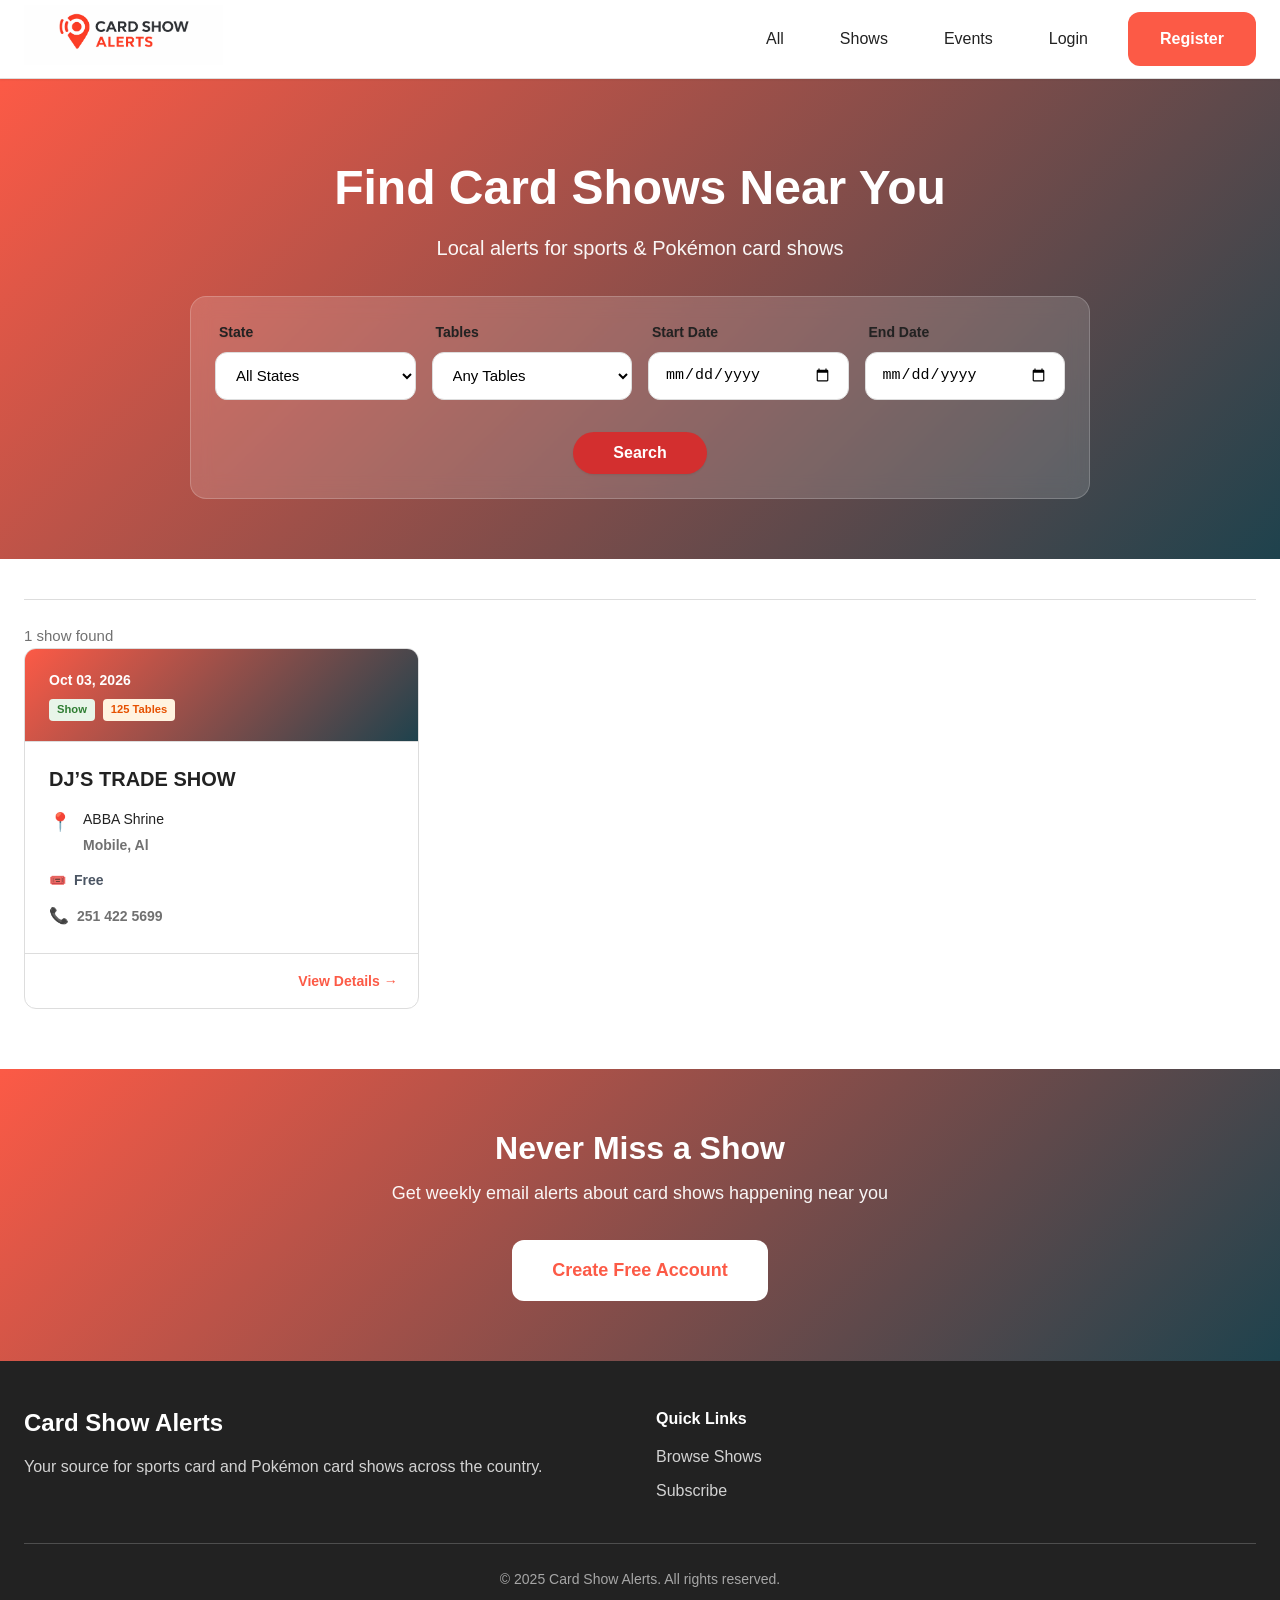
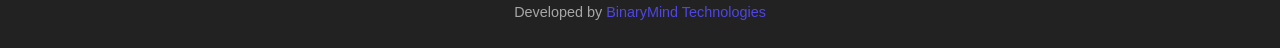
<file: projects/Card Show Alerts - Find Shows Near You.html>
<!DOCTYPE html>
<!-- saved from url=(0027)https://cardshowalerts.com/ -->
<html lang="en"><head><meta http-equiv="Content-Type" content="text/html; charset=UTF-8">
    
    <meta name="viewport" content="width=device-width, initial-scale=1.0">
    <title>Card Show Alerts - Find Shows Near You</title>

    <!-- Google Fonts -->
    <link rel="preconnect" href="https://fonts.googleapis.com/">
    <link rel="preconnect" href="https://fonts.gstatic.com/" crossorigin="">
    <link href="./Card Show Alerts - Find Shows Near You_files/css2" rel="stylesheet">

    <!-- Styles -->
    
    <link rel="stylesheet" href="./Card Show Alerts - Find Shows Near You_files/styles.css">

    
</head>

<body>
    <!-- Navigation -->
    <nav class="navbar">
        <div class="container">
            <div class="nav-brand">
                <a href="https://cardshowalerts.com/">
                    <img src="./Card Show Alerts - Find Shows Near You_files/logo_new.png" alt="Card Show Alerts" class="nav-logo">
                </a>
            </div>
            <div class="nav-links">
                <a href="https://cardshowalerts.com/all/" class="nav-link">All</a>
                <a href="https://cardshowalerts.com/shows/" class="nav-link">Shows</a>
                <a href="https://cardshowalerts.com/events/" class="nav-link">Events</a>
                
                <a href="https://cardshowalerts.com/login/" class="nav-link">Login</a>
                <a href="https://cardshowalerts.com/register/" class="nav-link btn-primary">Register</a>
                
            </div>
        </div>
    </nav>

    <!-- Messages -->
    

    <!-- Main Content -->
    <main>
        
<div class="hero">
    <div class="container">
        <h1 class="hero-title">Find Card Shows Near You</h1>
        <p class="hero-subtitle">Local alerts for sports &amp; Pokémon card shows</p>

        <!-- Desktop Search View -->
        <div class="hero-search hero-search-desktop">
            <form method="get" action="https://cardshowalerts.com/" class="search-form-exposed">
                <div class="filters-exposed">
                    <div class="filters-exposed-grid" style="grid-template-columns: repeat(4, 1fr);">
                        <div class="filter-group">
                            <label>State</label>
                            <select name="state" class="filter-select" id="id_state">
  <option value="" selected="">All States</option>

  <option value="Alabama">Alabama</option>

  <option value="Alaska">Alaska</option>

  <option value="Arizona">Arizona</option>

  <option value="Arkansas">Arkansas</option>

  <option value="California">California</option>

  <option value="Colorado">Colorado</option>

  <option value="Connecticut">Connecticut</option>

  <option value="Delaware">Delaware</option>

  <option value="District of Columbia">District of Columbia</option>

  <option value="Florida">Florida</option>

  <option value="Georgia">Georgia</option>

  <option value="Hawaii">Hawaii</option>

  <option value="Idaho">Idaho</option>

  <option value="Illinois">Illinois</option>

  <option value="Indiana">Indiana</option>

  <option value="Iowa">Iowa</option>

  <option value="Kansas">Kansas</option>

  <option value="Kentucky">Kentucky</option>

  <option value="Louisiana">Louisiana</option>

  <option value="Maine">Maine</option>

  <option value="Maryland">Maryland</option>

  <option value="Massachusetts">Massachusetts</option>

  <option value="Michigan">Michigan</option>

  <option value="Minnesota">Minnesota</option>

  <option value="Mississippi">Mississippi</option>

  <option value="Missouri">Missouri</option>

  <option value="Montana">Montana</option>

  <option value="Nebraska">Nebraska</option>

  <option value="Nevada">Nevada</option>

  <option value="New Hampshire">New Hampshire</option>

  <option value="New Jersey">New Jersey</option>

  <option value="New Mexico">New Mexico</option>

  <option value="New York">New York</option>

  <option value="North Carolina">North Carolina</option>

  <option value="North Dakota">North Dakota</option>

  <option value="Ohio">Ohio</option>

  <option value="Oklahoma">Oklahoma</option>

  <option value="Oregon">Oregon</option>

  <option value="Pennsylvania">Pennsylvania</option>

  <option value="Rhode Island">Rhode Island</option>

  <option value="South Carolina">South Carolina</option>

  <option value="South Dakota">South Dakota</option>

  <option value="Tennessee">Tennessee</option>

  <option value="Texas">Texas</option>

  <option value="Utah">Utah</option>

  <option value="Vermont">Vermont</option>

  <option value="Virginia">Virginia</option>

  <option value="Washington">Washington</option>

  <option value="West Virginia">West Virginia</option>

  <option value="Wisconsin">Wisconsin</option>

  <option value="Wyoming">Wyoming</option>

</select>
                        </div>
                        <div class="filter-group">
                            <label>Tables</label>
                            <select name="tables_range" class="filter-select" id="id_tables_range">
  <option value="" selected="">Any Tables</option>

  <option value="under_50">Under 50</option>

  <option value="50_99">50-99</option>

  <option value="100_plus">100+</option>

</select>
                        </div>
                        <div class="filter-group">
                            <label>Start Date</label>
                            <input type="date" name="start_date" class="filter-select" id="id_start_date">
                        </div>
                        <div class="filter-group">
                            <label>End Date</label>
                            <input type="date" name="end_date" class="filter-select" id="id_end_date">
                        </div>
                    </div>
                    <div class="filter-actions-exposed">
                        <button type="submit" class="btn-search-red">Search</button>
                        
                    </div>
                </div>
            </form>
        </div>

        <!-- Mobile Search View -->
        <div class="hero-search hero-search-mobile">
            <form method="get" action="https://cardshowalerts.com/" class="search-form-exposed-mobile">
                <div class="mobile-filter-row" style="display: flex; gap: 12px; margin-bottom: 12px;">
                    <div class="filter-group" style="flex: 1; margin-bottom: 0;">
                        <select name="state" class="filter-select" id="id_state">
  <option value="" selected="">All States</option>

  <option value="Alabama">Alabama</option>

  <option value="Alaska">Alaska</option>

  <option value="Arizona">Arizona</option>

  <option value="Arkansas">Arkansas</option>

  <option value="California">California</option>

  <option value="Colorado">Colorado</option>

  <option value="Connecticut">Connecticut</option>

  <option value="Delaware">Delaware</option>

  <option value="District of Columbia">District of Columbia</option>

  <option value="Florida">Florida</option>

  <option value="Georgia">Georgia</option>

  <option value="Hawaii">Hawaii</option>

  <option value="Idaho">Idaho</option>

  <option value="Illinois">Illinois</option>

  <option value="Indiana">Indiana</option>

  <option value="Iowa">Iowa</option>

  <option value="Kansas">Kansas</option>

  <option value="Kentucky">Kentucky</option>

  <option value="Louisiana">Louisiana</option>

  <option value="Maine">Maine</option>

  <option value="Maryland">Maryland</option>

  <option value="Massachusetts">Massachusetts</option>

  <option value="Michigan">Michigan</option>

  <option value="Minnesota">Minnesota</option>

  <option value="Mississippi">Mississippi</option>

  <option value="Missouri">Missouri</option>

  <option value="Montana">Montana</option>

  <option value="Nebraska">Nebraska</option>

  <option value="Nevada">Nevada</option>

  <option value="New Hampshire">New Hampshire</option>

  <option value="New Jersey">New Jersey</option>

  <option value="New Mexico">New Mexico</option>

  <option value="New York">New York</option>

  <option value="North Carolina">North Carolina</option>

  <option value="North Dakota">North Dakota</option>

  <option value="Ohio">Ohio</option>

  <option value="Oklahoma">Oklahoma</option>

  <option value="Oregon">Oregon</option>

  <option value="Pennsylvania">Pennsylvania</option>

  <option value="Rhode Island">Rhode Island</option>

  <option value="South Carolina">South Carolina</option>

  <option value="South Dakota">South Dakota</option>

  <option value="Tennessee">Tennessee</option>

  <option value="Texas">Texas</option>

  <option value="Utah">Utah</option>

  <option value="Vermont">Vermont</option>

  <option value="Virginia">Virginia</option>

  <option value="Washington">Washington</option>

  <option value="West Virginia">West Virginia</option>

  <option value="Wisconsin">Wisconsin</option>

  <option value="Wyoming">Wyoming</option>

</select>
                    </div>
                    <button type="button" class="btn-advanced-mobile" id="toggleFiltersMobile" style="white-space: nowrap; padding: 0 16px; border-radius: 12px; border: 1px solid rgba(255,255,255,0.3); background: rgba(255,255,255,0.2); color: white; font-weight: 600;">
                        Filters <span id="filterIcon">▼</span>
                    </button>
                </div>

                <div class="filters-exposed-mobile" id="advancedFiltersMobile" style="display: none; flex-direction: column; gap: 12px; margin-bottom: 12px;">
                    <div class="filter-group">
                        <label>Tables</label>
                        <select name="tables_range" class="filter-select" id="id_tables_range">
  <option value="" selected="">Any Tables</option>

  <option value="under_50">Under 50</option>

  <option value="50_99">50-99</option>

  <option value="100_plus">100+</option>

</select>
                    </div>
                    <div class="filter-group">
                        <label>Start Date</label>
                        <input type="date" name="start_date" class="filter-select" id="id_start_date">
                    </div>
                    <div class="filter-group">
                        <label>End Date</label>
                        <input type="date" name="end_date" class="filter-select" id="id_end_date">
                    </div>
                </div>

                <div class="filter-actions-exposed">
                    <button type="submit" class="btn-search-red" style="width: 100%;">Search</button>
                    
                </div>
            </form>
        </div>
    </div>
</div>

<div class="container">
    <!-- Results Header -->
    <div class="results-header">
        <p class="results-count">1 show found</p>
    </div>

    <!-- Shows Grid -->
    
    <div class="shows-grid">
        
        <div class="show-card">
            <a href="https://cardshowalerts.com/shows/12479/" class="card-link">
                <div class="card-header">
                    <div class="card-header-left" style="display: flex; flex-direction: column; gap: 8px;">
                        <span class="card-date">
                            
                            Oct 03, 2026
                            
                            
                        </span>
                        <div class="card-badges-row" style="display: flex; gap: 8px; align-items: center;">
                            
                            <span class="badge badge-show" style="background-color: #e8f5e9; color: #2e7d32; padding: 2px 8px; border-radius: 4px; font-size: 0.8em;">Show</span>
                            

                            
                            <span class="badge badge-tables" style="background-color: #fff3e0; color: #e65100; padding: 2px 8px; border-radius: 4px; font-size: 0.8em;">
                                125 Tables</span>
                            
                        </div>
                    </div>

                    <!-- <div class="card-header-right"
                        style="text-align: right; display: flex; flex-direction: column; gap: 4px; align-items: flex-end;">
                        
                        <div class="card-time">9:00 AM - 5:00 AM
                        </div>
                        
                    </div> -->
                </div>

                <div class="card-body">
                    <h3 class="card-title">DJ’S TRADE SHOW</h3>

                    <div class="card-location">
                        <span class="location-icon">📍</span>
                        <div>
                            
                            <p class="venue-name">ABBA Shrine</p>
                            
                            <p class="city-state">Mobile, Al</p>
                        </div>
                    </div>

                    
                    <div class="card-price" style="margin-top: 8px; display: flex; align-items: center; gap: 8px; color: #4b5563;">
                        <span class="price-icon">🎟️</span>
                        <span>Free</span>
                    </div>
                    

                    
                    <div class="card-contact">
                        <span class="contact-icon">📞</span>
                        <span>251 422 5699</span>
                    </div>
                    
                </div>

                <div class="card-footer">
                    <span class="view-details">View Details →</span>
                </div>
            </a>
        </div>
        
    </div>

    <!-- Pagination -->
    

    
</div>

<!-- CTA Section -->
<div class="cta-section">
    <div class="container">
        <h2>Never Miss a Show</h2>
        <p>Get weekly email alerts about card shows happening near you</p>
        
        <a href="https://cardshowalerts.com/register/" class="btn-cta">Create Free Account</a>
        
    </div>
</div>

    </main>

    <!-- Sign Up Popup Modal -->
    
    <div id="signupModal" class="signup-modal">
        <div class="signup-modal-content">
            <button class="signup-modal-close" onclick="closeSignupModal()">×</button>
            <div class="signup-modal-header">
                <h2>🎴 Never Miss a Card Show!</h2>
                <p>Get weekly alerts about shows near you</p>
            </div>
            <div class="signup-modal-body">
                <ul class="signup-benefits">
                    <li>📧 Weekly email alerts for shows in your area</li>
                    <li>📍 Personalized based on your ZIP code</li>
                    <li>🎯 Find shows within 50 miles of you</li>
                    <li>🆓 100% Free</li>
                </ul>
                <div class="signup-modal-actions">
                    <a href="https://cardshowalerts.com/register/" class="btn-signup-primary">Sign Up Now</a>
                    <button onclick="closeSignupModal()" class="btn-signup-secondary">Maybe Later</button>
                </div>
            </div>
        </div>
    </div>
    

    <!-- Footer -->
    <footer class="footer">
        <div class="container">
            <div class="footer-content">
                <div class="footer-section">
                    <h3>Card Show Alerts</h3>
                    <p>Your source for sports card and Pokémon card shows across the country.</p>
                </div>
                <div class="footer-section">
                    <h4>Quick Links</h4>
                    <ul>
                        <li><a href="https://cardshowalerts.com/">Browse Shows</a></li>
                        <li><a href="https://cardshowalerts.com/register/">Subscribe</a></li>
                    </ul>
                </div>
            </div>
            <div class="footer-bottom">
                <p>© 2025 Card Show Alerts. All rights reserved.</p>
                <p style="margin-top: 10px; font-size: 0.9em;">Developed by <a href="https://binarymindtechnologies.com/" target="_blank" rel="noopener noreferrer" style="color: #4F46E5; text-decoration: none;">BinaryMind Technologies</a></p>
            </div>
        </div>
    </footer>

    <script src="./Card Show Alerts - Find Shows Near You_files/main.js.download"></script>
    
<script>
    document.addEventListener('DOMContentLoaded', function () {
        // Desktop Filters Toggle
        const toggleBtnDesktop = document.getElementById('toggleFiltersDesktop');
        const filtersDivDesktop = document.getElementById('advancedFiltersDesktop');

        if (toggleBtnDesktop && filtersDivDesktop) {
            toggleBtnDesktop.addEventListener('click', function () {
                if (filtersDivDesktop.style.display === 'none') {
                    filtersDivDesktop.style.display = 'flex';
                } else {
                    filtersDivDesktop.style.display = 'none';
                }
            });
        }

        // Mobile Filters Toggle
        const toggleBtnMobile = document.getElementById('toggleFiltersMobile');
        const filtersDivMobile = document.getElementById('advancedFiltersMobile');

        if (toggleBtnMobile && filtersDivMobile) {
            toggleBtnMobile.addEventListener('click', function () {
                if (filtersDivMobile.style.display === 'none') {
                    filtersDivMobile.style.display = 'flex';
                } else {
                    filtersDivMobile.style.display = 'none';
                }
            });
        }
    });

    function clearSearch(inputId) {
        const input = document.getElementById(inputId);
        if (input) {
            input.value = '';
            input.form.submit();
        }
    }
</script>



</body></html>
</file>
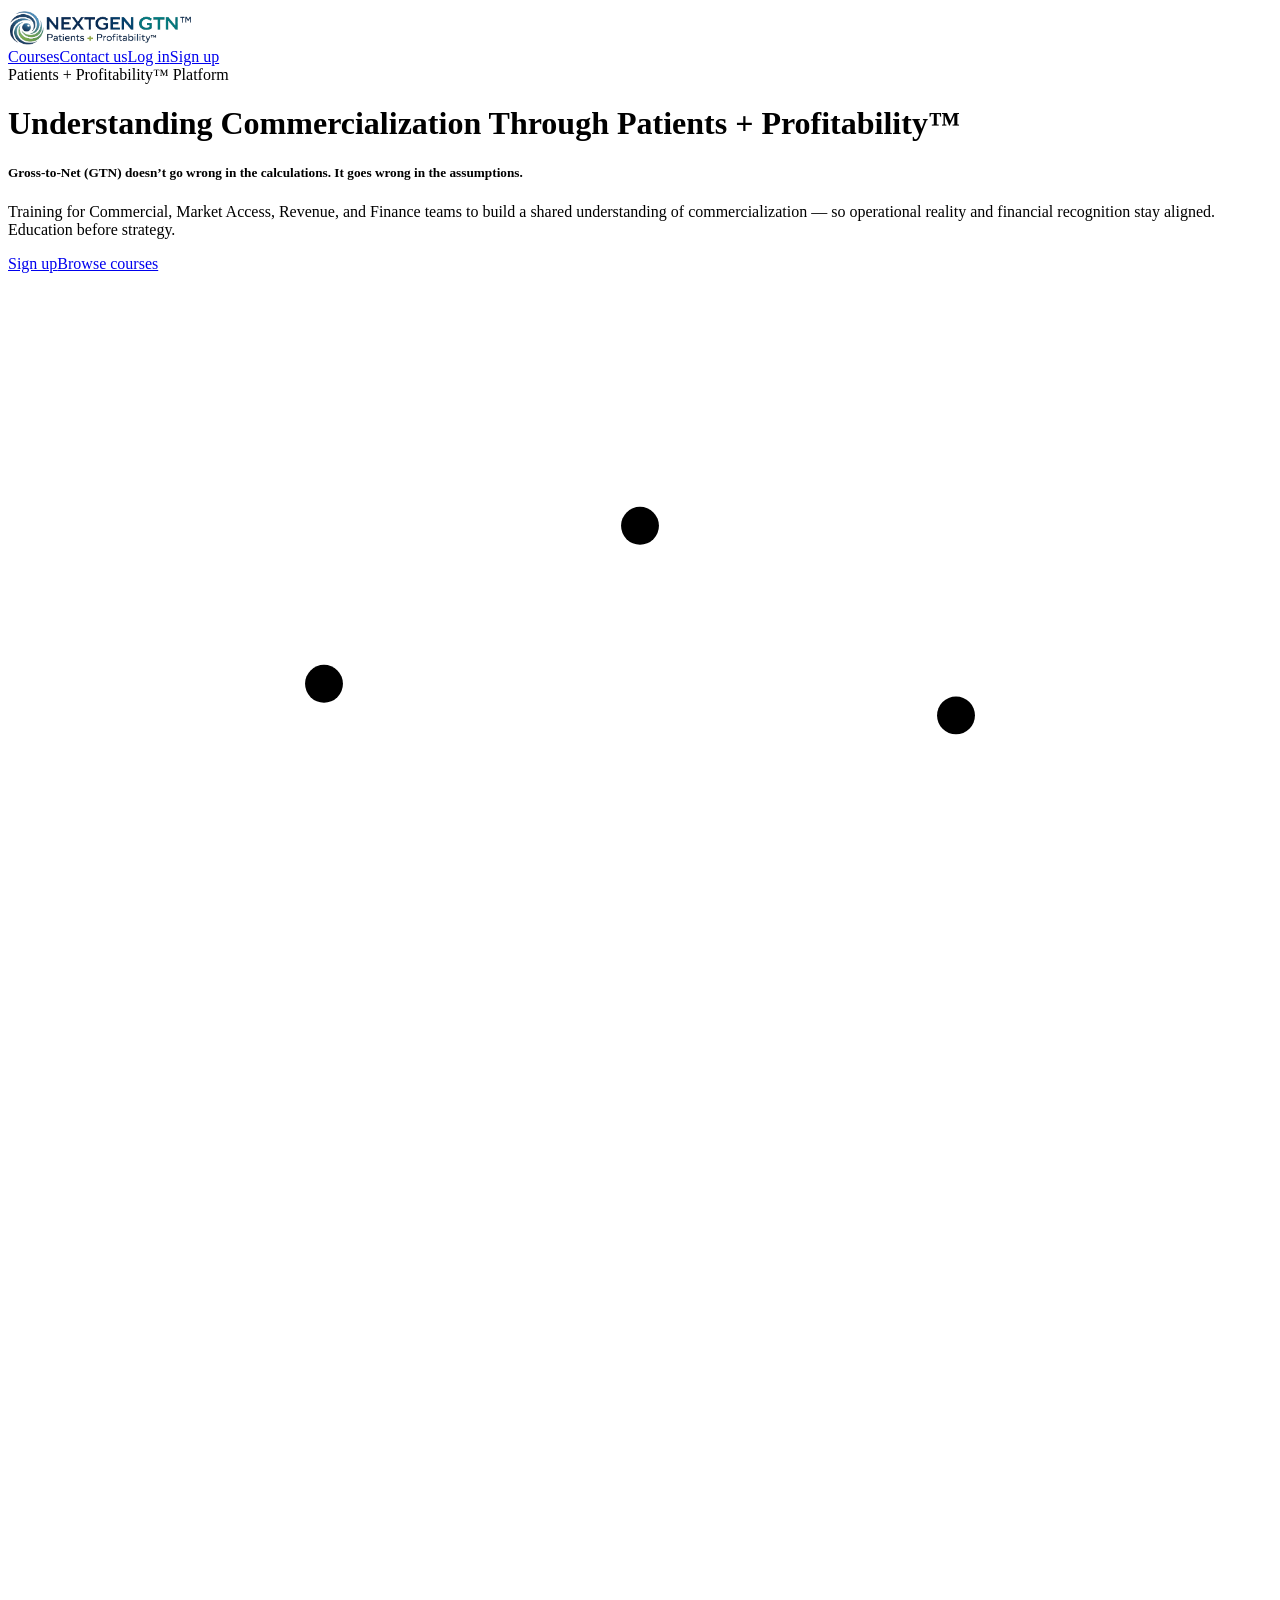
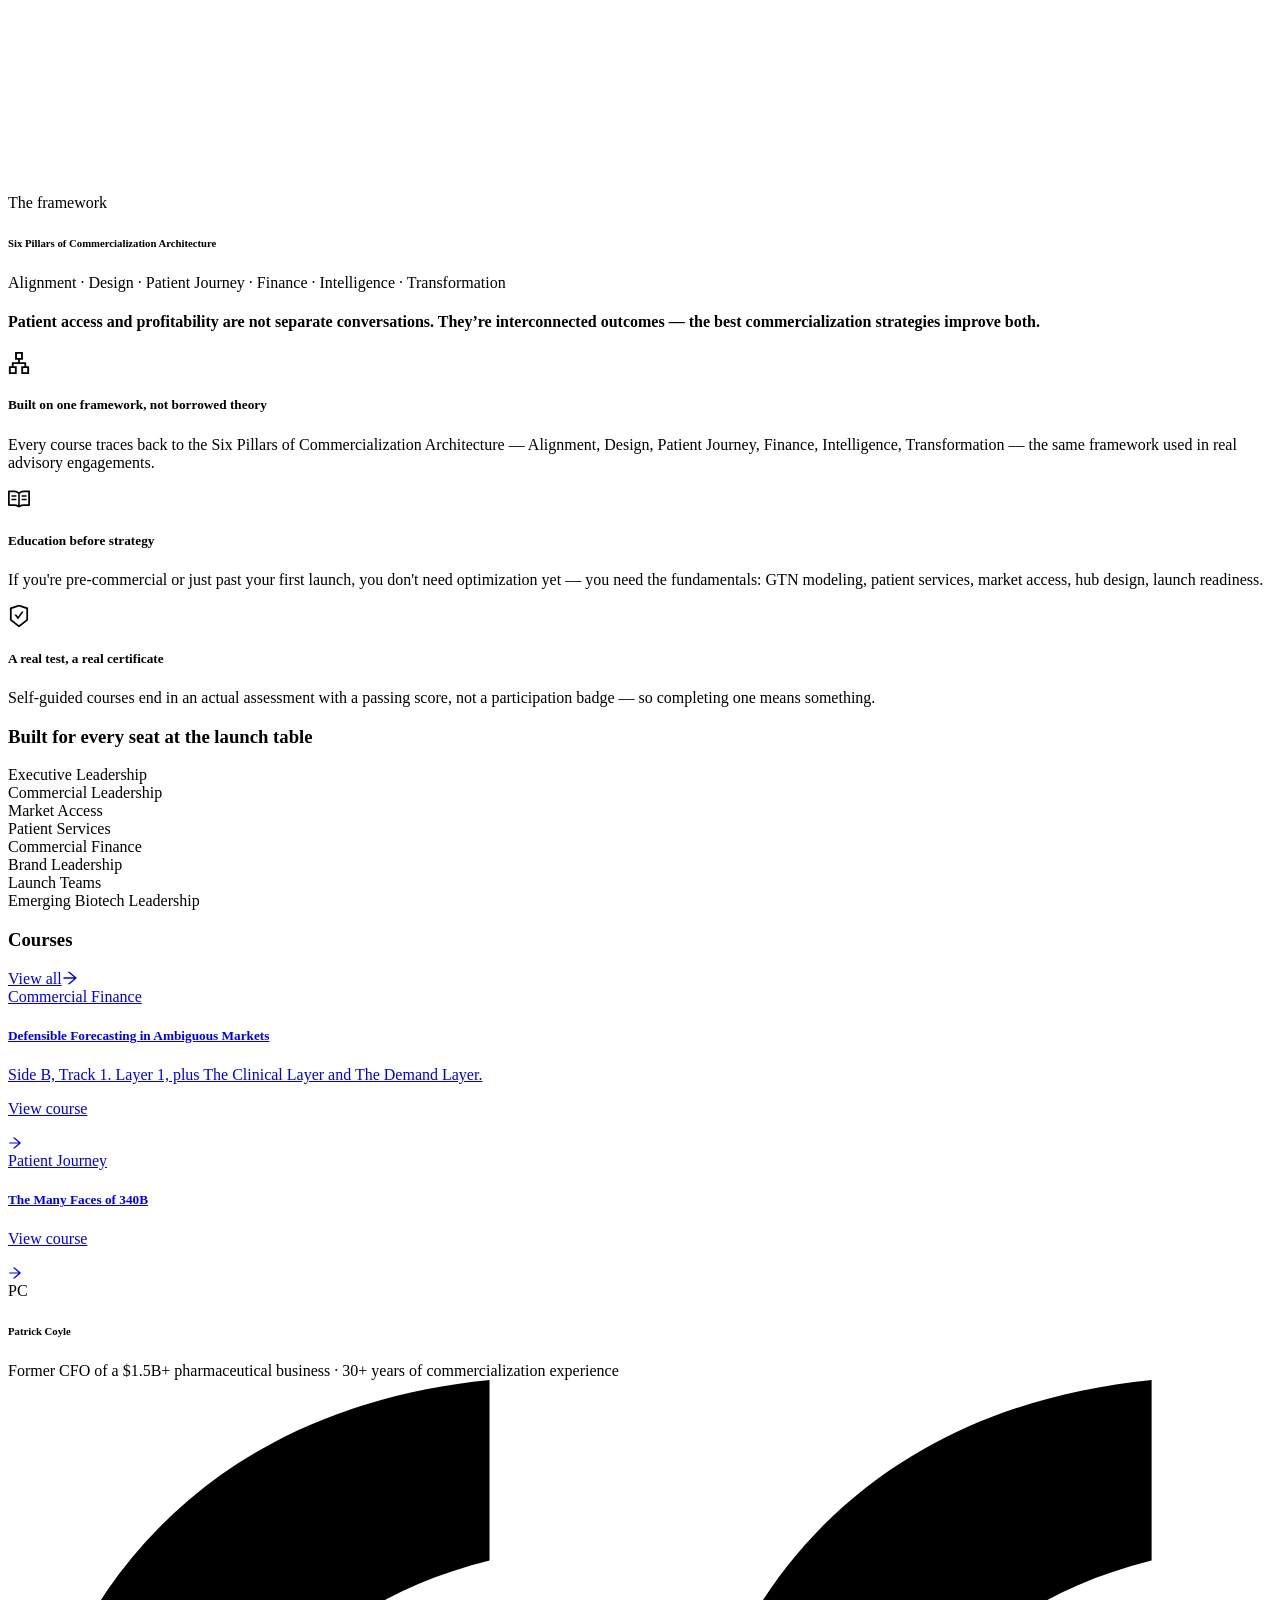
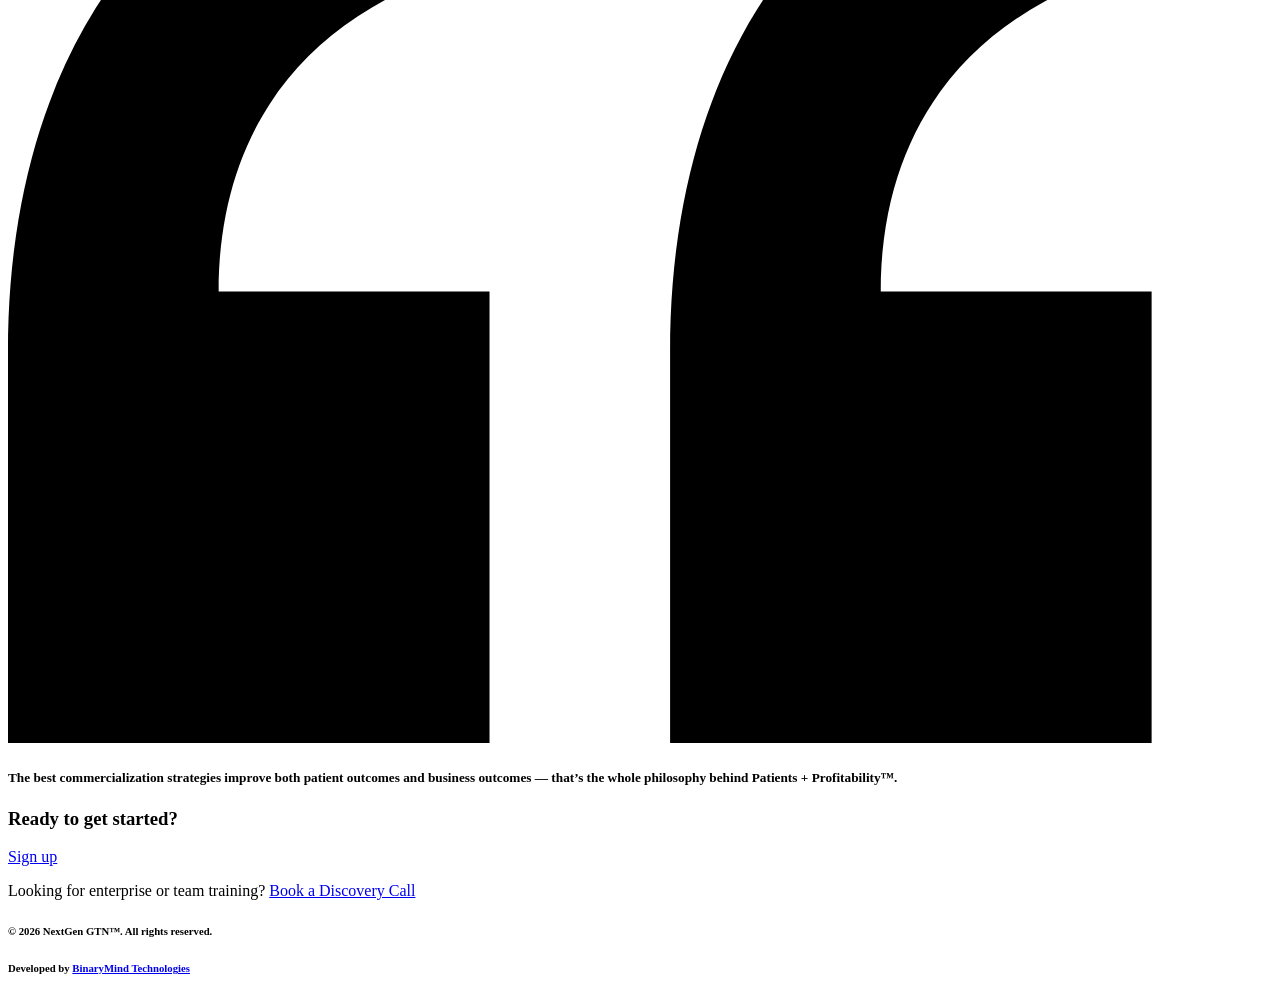
<file: projects/NextGen GTN  Understanding Commercialization Through Patients + Profitability™.html>
<!DOCTYPE html>
<!-- saved from url=(0043)https://nextgen.binarymindtechnologies.com/ -->
<html lang="en" data-color-scheme="light"><head><meta http-equiv="Content-Type" content="text/html; charset=UTF-8"><style data-rc-order="prepend" rc-util-key="@ant-design-icons">
.anticon {
  display: inline-flex;
  align-items: center;
  color: inherit;
  font-style: normal;
  line-height: 0;
  text-align: center;
  text-transform: none;
  vertical-align: -0.125em;
  text-rendering: optimizeLegibility;
  -webkit-font-smoothing: antialiased;
  -moz-osx-font-smoothing: grayscale;
}

.anticon > * {
  line-height: 1;
}

.anticon svg {
  display: inline-block;
  vertical-align: inherit;
}

.anticon::before {
  display: none;
}

.anticon .anticon-icon {
  display: block;
}

.anticon[tabindex] {
  cursor: pointer;
}

.anticon-spin {
  -webkit-animation: loadingCircle 1s infinite linear;
  animation: loadingCircle 1s infinite linear;
}

@-webkit-keyframes loadingCircle {
  100% {
    -webkit-transform: rotate(360deg);
    transform: rotate(360deg);
  }
}

@keyframes loadingCircle {
  100% {
    -webkit-transform: rotate(360deg);
    transform: rotate(360deg);
  }
}
</style><style data-emotion="css-global" data-s=""></style><style data-emotion="css-global" data-s=""></style><meta name="emotion-insertion-point" content=""><style data-emotion="css" data-s=""></style>
    <title>NextGen GTN — Understanding Commercialization Through Patients + Profitability™</title>
    <link rel="icon" type="image/png" href="https://nextgen.binarymindtechnologies.com/favicon.png">

    <!-- Meta Tags-->
    
    <meta name="viewport" content="width=device-width, initial-scale=1">
    <meta name="theme-color" content="#1677ff">
    <meta name="title" content="NextGen GTN™ Learning Platform">
    <meta property="og:site_name" content="NextGen GTN™ Learning Platform">
    <meta name="description" content="Training for Commercial, Market Access, Revenue, and Finance teams to build a shared understanding of commercialization — so operational reality and financial recognition stay aligned. Education before strategy.">
    <meta name="keywords" content="react admin template, material-ui react dashboard template, reactjs admin template, reactjs dashboard, react backend template">
    <meta name="author" content="NextGen GTN">
    

    <!-- Performance hints for Vite -->
    <link rel="preconnect" href="https://fonts.googleapis.com/">
    <link rel="preconnect" href="https://fonts.gstatic.com/" crossorigin="">

    <!-- DNS prefetch for external resources -->
    <link rel="dns-prefetch" href="https://fonts.googleapis.com/">
    <link rel="dns-prefetch" href="https://fonts.gstatic.com/">

    <!-- this is to resolve issue in old safari browser in tablet -->
    <script src="./NextGen GTN  Understanding Commercialization Through Patients + Profitability™_files/ResizeObserver.min.js.download"></script>

    <script type="application/ld+json">
      {
        "@context": "https://schema.org",
        "@type": "WebSite",
        "name": "NextGen GTN™ Learning Platform",
        "url": "https://nextgengtn.com/"
      }
    </script>
    <script type="module" crossorigin="" src="./NextGen GTN  Understanding Commercialization Through Patients + Profitability™_files/index-CQe9kulf.js.download"></script>
    <link rel="stylesheet" crossorigin="" href="./NextGen GTN  Understanding Commercialization Through Patients + Profitability™_files/index-nKuJ6mN1.css">
  <link rel="modulepreload" as="script" crossorigin="" href="https://nextgen.binarymindtechnologies.com/js/Landing-RHQN6pqq.js"><link rel="modulepreload" as="script" crossorigin="" href="https://nextgen.binarymindtechnologies.com/js/ArrowRightOutlined-YpptPZSO.js"><link rel="modulepreload" as="script" crossorigin="" href="https://nextgen.binarymindtechnologies.com/js/ReadOutlined-Cxq5jyrf.js"><link rel="modulepreload" as="script" crossorigin="" href="https://nextgen.binarymindtechnologies.com/js/Grid-BgJqOeb4.js"><link rel="modulepreload" as="script" crossorigin="" href="https://nextgen.binarymindtechnologies.com/js/isMuiElement-B8YYs-QZ.js"><link rel="modulepreload" as="script" crossorigin="" href="https://nextgen.binarymindtechnologies.com/js/pillarLabels-CquBF9Ui.js"><link rel="modulepreload" as="script" crossorigin="" href="https://nextgen.binarymindtechnologies.com/js/usePublicCourses-BX75m5i5.js"><link rel="modulepreload" as="script" crossorigin="" href="https://nextgen.binarymindtechnologies.com/js/CourseCatalogDetail-C0JF0zd8.js"><link rel="modulepreload" as="script" crossorigin="" href="https://nextgen.binarymindtechnologies.com/js/Alert-CvgwpDxp.js"><link rel="modulepreload" as="script" crossorigin="" href="https://nextgen.binarymindtechnologies.com/js/ListItem-C6X_cANt.js"></head>

  <body>
    <noscript>You need to enable JavaScript to run this app.</noscript>
    <div id="root"><div class="MuiBox-root css-zf0iqh"><header class="MuiPaper-root MuiPaper-elevation MuiPaper-elevation0 MuiAppBar-root MuiAppBar-colorInherit MuiAppBar-positionStatic css-f1ig9q" style="--Paper-shadow: var(--shadows-0);"><div class="MuiContainer-root MuiContainer-maxWidthLg css-yxydf0"><div class="MuiBox-root css-95qt9o"><div class="MuiToolbar-root MuiToolbar-regular css-14sjt29"><a class="MuiButtonBase-root css-l37spy" tabindex="0" aria-label="Logo" href="https://nextgen.binarymindtechnologies.com/" data-discover="true"><img alt="NextGen GTN™ — Patients + Profitability™" src="./NextGen GTN  Understanding Commercialization Through Patients + Profitability™_files/logo-DYQ9r-H_.png" style="height: 40px; width: auto; display: block;"></a><div class="MuiStack-root css-p6pmnk"><a class="MuiButtonBase-root MuiButton-root MuiButton-text MuiButton-sizeMedium MuiButton-colorSecondary MuiButton-disableElevation css-y8bbp4" tabindex="0" href="https://nextgen.binarymindtechnologies.com/catalog" data-discover="true">Courses</a><a class="MuiTypography-root MuiTypography-body2 MuiLink-root MuiLink-underlineHover css-1sj70as" href="mailto:hello@nextgengtn.com">Contact us</a><a class="MuiButtonBase-root MuiButton-root MuiButton-text MuiButton-sizeMedium MuiButton-colorSecondary MuiButton-disableElevation css-1nrohcv" tabindex="0" href="https://nextgen.binarymindtechnologies.com/login" data-discover="true">Log in</a><a class="MuiButtonBase-root MuiButton-root MuiButton-contained MuiButton-sizeMedium MuiButton-colorPrimary MuiButton-disableElevation css-uej8wn" tabindex="0" href="https://nextgen.binarymindtechnologies.com/signup" data-discover="true">Sign up</a></div></div></div></div></header><div class="MuiBox-root css-i9gxme"><div class="MuiBox-root css-1kzo3b9"><div class="MuiContainer-root MuiContainer-maxWidthLg css-yxydf0"><div class="MuiBox-root css-95qt9o"><div class="MuiGrid-root MuiGrid-container MuiGrid-direction-xs-row MuiGrid-spacing-xs-6 MuiGrid-spacing-md-8 css-1mago4"><div class="MuiGrid-root MuiGrid-direction-xs-row MuiGrid-grid-xs-12 MuiGrid-grid-md-6.5 css-ftw1in"><div class="MuiStack-root css-jl7scr"><span class="MuiTypography-root MuiTypography-overline css-1ak3iiw">Patients + Profitability™ Platform</span><h1 class="MuiTypography-root MuiTypography-h1 css-1w6tir">Understanding Commercialization Through Patients + Profitability™</h1><h5 class="MuiTypography-root MuiTypography-h5 css-1r4k7qv">Gross-to-Net (GTN) doesn’t go wrong in the calculations. It goes wrong in the assumptions.</h5><p class="MuiTypography-root MuiTypography-body1 css-2wfb4z">Training for Commercial, Market Access, Revenue, and Finance teams to build a shared understanding of commercialization — so operational reality and financial recognition stay aligned. Education before strategy.</p><div class="MuiStack-root css-vd49rz"><a class="MuiButtonBase-root MuiButton-root MuiButton-contained MuiButton-sizeLarge MuiButton-colorInfo MuiButton-disableElevation css-s3ovk3" tabindex="0" href="https://nextgen.binarymindtechnologies.com/signup" data-discover="true">Sign up</a><a class="MuiButtonBase-root MuiButton-root MuiButton-outlined MuiButton-sizeLarge MuiButton-colorSecondary MuiButton-disableElevation css-6ohswg" tabindex="0" href="https://nextgen.binarymindtechnologies.com/catalog" data-discover="true">Browse courses</a></div></div></div><div class="MuiGrid-root MuiGrid-direction-xs-row MuiGrid-grid-xs-12 MuiGrid-grid-md-5.5 css-5etl6l"><div class="MuiBox-root css-1eckl3o"><div class="MuiBox-root css-9u527u"></div><div class="MuiBox-root css-o5ck1a"></div><svg class="MuiBox-root css-1ukiuui" viewBox="0 0 400 480"><g opacity="0.5" stroke="rgba(255,255,255,0.55)" stroke-width="1.2"><line x1="100" y1="130" x2="200" y2="80"></line><line x1="200" y1="80" x2="300" y2="140"></line><line x1="100" y1="130" x2="125" y2="240"></line><line x1="200" y1="80" x2="200" y2="220"></line><line x1="300" y1="140" x2="275" y2="240"></line><line x1="125" y1="240" x2="200" y2="220"></line><line x1="200" y1="220" x2="275" y2="240"></line></g><g fill="var(--palette-success-main)"><circle cx="200" cy="80" r="6"></circle><circle cx="100" cy="130" r="6"></circle><circle cx="300" cy="140" r="6"></circle></g><g fill="#ffffff"><circle cx="125" cy="240" r="6"></circle><circle cx="200" cy="220" r="6"></circle><circle cx="275" cy="240" r="6"></circle></g></svg><div class="MuiBox-root css-sb5hs7"><span class="MuiTypography-root MuiTypography-overline css-y9yohn">The framework</span><h6 class="MuiTypography-root MuiTypography-subtitle1 css-1sz2m6s">Six Pillars of Commercialization Architecture</h6><span class="MuiTypography-root MuiTypography-caption css-1e0qmqr">Alignment · Design · Patient Journey · Finance · Intelligence · Transformation</span></div></div></div></div></div></div><div class="MuiContainer-root MuiContainer-maxWidthLg css-yxydf0"><div class="MuiBox-root css-95qt9o"><div class="MuiStack-root css-o79ftt"><h4 class="MuiTypography-root MuiTypography-h4 css-1qwnd0l">Patient access and profitability are not separate conversations. They’re <span class="MuiBox-root css-1titimt">interconnected outcomes</span> — the best commercialization strategies improve both.</h4><div class="MuiGrid-root MuiGrid-container MuiGrid-direction-xs-row MuiGrid-spacing-xs-3 css-1cp3out"><div class="MuiGrid-root MuiGrid-direction-xs-row MuiGrid-grid-xs-12 MuiGrid-grid-md-4 css-1co7axn"><div class="MuiPaper-root MuiPaper-elevation MuiPaper-rounded MuiPaper-elevation0 MuiCard-root css-28lnmw" style="--Paper-shadow: var(--shadows-0);"><div class="MuiCardContent-root css-raqd1g"><div class="MuiStack-root css-1i4rabj"><div class="MuiBox-root css-ee172"><span role="img" aria-label="apartment" class="anticon anticon-apartment" style="font-size: 22px;"><svg viewBox="64 64 896 896" focusable="false" data-icon="apartment" width="1em" height="1em" fill="currentColor" aria-hidden="true"><path d="M908 640H804V488c0-4.4-3.6-8-8-8H548v-96h108c8.8 0 16-7.2 16-16V80c0-8.8-7.2-16-16-16H368c-8.8 0-16 7.2-16 16v288c0 8.8 7.2 16 16 16h108v96H228c-4.4 0-8 3.6-8 8v152H116c-8.8 0-16 7.2-16 16v288c0 8.8 7.2 16 16 16h288c8.8 0 16-7.2 16-16V656c0-8.8-7.2-16-16-16H292v-88h440v88H620c-8.8 0-16 7.2-16 16v288c0 8.8 7.2 16 16 16h288c8.8 0 16-7.2 16-16V656c0-8.8-7.2-16-16-16zm-564 76v168H176V716h168zm84-408V140h168v168H428zm420 576H680V716h168v168z"></path></svg></span></div><h5 class="MuiTypography-root MuiTypography-h5 css-5ynxi9">Built on one framework, not borrowed theory</h5><p class="MuiTypography-root MuiTypography-body1 css-613tr6">Every course traces back to the Six Pillars of Commercialization Architecture — Alignment, Design, Patient Journey, Finance, Intelligence, Transformation — the same framework used in real advisory engagements.</p></div></div></div></div><div class="MuiGrid-root MuiGrid-direction-xs-row MuiGrid-grid-xs-12 MuiGrid-grid-md-4 css-1co7axn"><div class="MuiPaper-root MuiPaper-elevation MuiPaper-rounded MuiPaper-elevation0 MuiCard-root css-28lnmw" style="--Paper-shadow: var(--shadows-0);"><div class="MuiCardContent-root css-raqd1g"><div class="MuiStack-root css-1i4rabj"><div class="MuiBox-root css-djss9e"><span role="img" aria-label="read" class="anticon anticon-read" style="font-size: 22px;"><svg viewBox="64 64 896 896" focusable="false" data-icon="read" width="1em" height="1em" fill="currentColor" aria-hidden="true"><path d="M928 161H699.2c-49.1 0-97.1 14.1-138.4 40.7L512 233l-48.8-31.3A255.2 255.2 0 00324.8 161H96c-17.7 0-32 14.3-32 32v568c0 17.7 14.3 32 32 32h228.8c49.1 0 97.1 14.1 138.4 40.7l44.4 28.6c1.3.8 2.8 1.3 4.3 1.3s3-.4 4.3-1.3l44.4-28.6C602 807.1 650.1 793 699.2 793H928c17.7 0 32-14.3 32-32V193c0-17.7-14.3-32-32-32zM324.8 721H136V233h188.8c35.4 0 69.8 10.1 99.5 29.2l48.8 31.3 6.9 4.5v462c-47.6-25.6-100.8-39-155.2-39zm563.2 0H699.2c-54.4 0-107.6 13.4-155.2 39V298l6.9-4.5 48.8-31.3c29.7-19.1 64.1-29.2 99.5-29.2H888v488zM396.9 361H211.1c-3.9 0-7.1 3.4-7.1 7.5v45c0 4.1 3.2 7.5 7.1 7.5h185.7c3.9 0 7.1-3.4 7.1-7.5v-45c.1-4.1-3.1-7.5-7-7.5zm223.1 7.5v45c0 4.1 3.2 7.5 7.1 7.5h185.7c3.9 0 7.1-3.4 7.1-7.5v-45c0-4.1-3.2-7.5-7.1-7.5H627.1c-3.9 0-7.1 3.4-7.1 7.5zM396.9 501H211.1c-3.9 0-7.1 3.4-7.1 7.5v45c0 4.1 3.2 7.5 7.1 7.5h185.7c3.9 0 7.1-3.4 7.1-7.5v-45c.1-4.1-3.1-7.5-7-7.5zm416 0H627.1c-3.9 0-7.1 3.4-7.1 7.5v45c0 4.1 3.2 7.5 7.1 7.5h185.7c3.9 0 7.1-3.4 7.1-7.5v-45c.1-4.1-3.1-7.5-7-7.5z"></path></svg></span></div><h5 class="MuiTypography-root MuiTypography-h5 css-5ynxi9">Education before strategy</h5><p class="MuiTypography-root MuiTypography-body1 css-613tr6">If you're pre-commercial or just past your first launch, you don't need optimization yet — you need the fundamentals: GTN modeling, patient services, market access, hub design, launch readiness.</p></div></div></div></div><div class="MuiGrid-root MuiGrid-direction-xs-row MuiGrid-grid-xs-12 MuiGrid-grid-md-4 css-1co7axn"><div class="MuiPaper-root MuiPaper-elevation MuiPaper-rounded MuiPaper-elevation0 MuiCard-root css-28lnmw" style="--Paper-shadow: var(--shadows-0);"><div class="MuiCardContent-root css-raqd1g"><div class="MuiStack-root css-1i4rabj"><div class="MuiBox-root css-la2apd"><span role="img" aria-label="safety-certificate" class="anticon anticon-safety-certificate" style="font-size: 22px;"><svg viewBox="64 64 896 896" focusable="false" data-icon="safety-certificate" width="1em" height="1em" fill="currentColor" aria-hidden="true"><path d="M866.9 169.9L527.1 54.1C523 52.7 517.5 52 512 52s-11 .7-15.1 2.1L157.1 169.9c-8.3 2.8-15.1 12.4-15.1 21.2v482.4c0 8.8 5.7 20.4 12.6 25.9L499.3 968c3.5 2.7 8 4.1 12.6 4.1s9.2-1.4 12.6-4.1l344.7-268.6c6.9-5.4 12.6-17 12.6-25.9V191.1c.2-8.8-6.6-18.3-14.9-21.2zM810 654.3L512 886.5 214 654.3V226.7l298-101.6 298 101.6v427.6zm-405.8-201c-3-4.1-7.8-6.6-13-6.6H336c-6.5 0-10.3 7.4-6.5 12.7l126.4 174a16.1 16.1 0 0026 0l212.6-292.7c3.8-5.3 0-12.7-6.5-12.7h-55.2c-5.1 0-10 2.5-13 6.6L468.9 542.4l-64.7-89.1z"></path></svg></span></div><h5 class="MuiTypography-root MuiTypography-h5 css-5ynxi9">A real test, a real certificate</h5><p class="MuiTypography-root MuiTypography-body1 css-613tr6">Self-guided courses end in an actual assessment with a passing score, not a participation badge — so completing one means something.</p></div></div></div></div></div></div></div></div><div class="MuiBox-root css-5uly22"><div class="MuiContainer-root MuiContainer-maxWidthLg css-yxydf0"><div class="MuiBox-root css-95qt9o"><div class="MuiStack-root css-16kbi0u"><h3 class="MuiTypography-root MuiTypography-h3 css-k5b1yg">Built for every seat at the launch table</h3><div class="MuiStack-root css-1s1ghzc"><div class="MuiChip-root MuiChip-outlined MuiChip-sizeMedium MuiChip-colorDefault css-1unzr9d"><span class="MuiChip-label css-qbwvub">Executive Leadership</span></div><div class="MuiChip-root MuiChip-outlined MuiChip-sizeMedium MuiChip-colorDefault css-1unzr9d"><span class="MuiChip-label css-qbwvub">Commercial Leadership</span></div><div class="MuiChip-root MuiChip-outlined MuiChip-sizeMedium MuiChip-colorDefault css-1unzr9d"><span class="MuiChip-label css-qbwvub">Market Access</span></div><div class="MuiChip-root MuiChip-outlined MuiChip-sizeMedium MuiChip-colorDefault css-1unzr9d"><span class="MuiChip-label css-qbwvub">Patient Services</span></div><div class="MuiChip-root MuiChip-outlined MuiChip-sizeMedium MuiChip-colorDefault css-1unzr9d"><span class="MuiChip-label css-qbwvub">Commercial Finance</span></div><div class="MuiChip-root MuiChip-outlined MuiChip-sizeMedium MuiChip-colorDefault css-1unzr9d"><span class="MuiChip-label css-qbwvub">Brand Leadership</span></div><div class="MuiChip-root MuiChip-outlined MuiChip-sizeMedium MuiChip-colorDefault css-1unzr9d"><span class="MuiChip-label css-qbwvub">Launch Teams</span></div><div class="MuiChip-root MuiChip-outlined MuiChip-sizeMedium MuiChip-colorDefault css-1unzr9d"><span class="MuiChip-label css-qbwvub">Emerging Biotech Leadership</span></div></div></div></div></div></div><div class="MuiContainer-root MuiContainer-maxWidthLg css-yxydf0"><div class="MuiBox-root css-95qt9o"><div class="MuiStack-root css-1764xa1"><div class="MuiStack-root css-1fz3m99"><div class="MuiStack-root css-as46cy"><h3 class="MuiTypography-root MuiTypography-h3 css-gl79s8">Courses</h3><a class="MuiButtonBase-root MuiButton-root MuiButton-text MuiButton-sizeMedium MuiButton-colorSecondary MuiButton-disableElevation css-1nrohcv" tabindex="0" href="https://nextgen.binarymindtechnologies.com/catalog" data-discover="true">View all<span class="MuiButton-icon MuiButton-endIcon css-1gb25wj"><span role="img" aria-label="arrow-right" class="anticon anticon-arrow-right"><svg viewBox="64 64 896 896" focusable="false" data-icon="arrow-right" width="1em" height="1em" fill="currentColor" aria-hidden="true"><path d="M869 487.8L491.2 159.9c-2.9-2.5-6.6-3.9-10.5-3.9h-88.5c-7.4 0-10.8 9.2-5.2 14l350.2 304H152c-4.4 0-8 3.6-8 8v60c0 4.4 3.6 8 8 8h585.1L386.9 854c-5.6 4.9-2.2 14 5.2 14h91.5c1.9 0 3.8-.7 5.2-2L869 536.2a32.07 32.07 0 000-48.4z"></path></svg></span></span></a></div><div class="MuiGrid-root MuiGrid-container MuiGrid-direction-xs-row MuiGrid-spacing-xs-3 css-1cp3out"><div class="MuiGrid-root MuiGrid-direction-xs-row MuiGrid-grid-xs-12 MuiGrid-grid-md-4 css-1co7axn"><a class="MuiPaper-root MuiPaper-elevation MuiPaper-rounded MuiPaper-elevation0 MuiCard-root css-vgm8qe" href="https://nextgen.binarymindtechnologies.com/catalog/defensible-forecasting-in-ambiguous-markets" data-discover="true" style="--Paper-shadow: var(--shadows-0);"><div class="MuiBox-root css-3fh7sw"></div><div class="MuiStack-root css-xb56sw"><div class="MuiStack-root css-j7ii2t"><div class="MuiChip-root MuiChip-outlined MuiChip-sizeSmall MuiChip-colorDefault css-tww9b9"><span class="MuiChip-label css-oruufx">Commercial Finance</span></div></div><h5 class="MuiTypography-root MuiTypography-h5 css-jmywgc">Defensible Forecasting in Ambiguous Markets</h5><p class="MuiTypography-root MuiTypography-body2 css-16g058n">Side B, Track 1. Layer 1, plus The Clinical Layer and The Demand Layer.</p><div class="MuiStack-root css-wix7oa"><p class="MuiTypography-root MuiTypography-body2 css-1d8j4wm">View course</p><span role="img" aria-label="arrow-right" class="anticon anticon-arrow-right" style="font-size: 14px;"><svg viewBox="64 64 896 896" focusable="false" data-icon="arrow-right" width="1em" height="1em" fill="currentColor" aria-hidden="true"><path d="M869 487.8L491.2 159.9c-2.9-2.5-6.6-3.9-10.5-3.9h-88.5c-7.4 0-10.8 9.2-5.2 14l350.2 304H152c-4.4 0-8 3.6-8 8v60c0 4.4 3.6 8 8 8h585.1L386.9 854c-5.6 4.9-2.2 14 5.2 14h91.5c1.9 0 3.8-.7 5.2-2L869 536.2a32.07 32.07 0 000-48.4z"></path></svg></span></div></div></a></div><div class="MuiGrid-root MuiGrid-direction-xs-row MuiGrid-grid-xs-12 MuiGrid-grid-md-4 css-1co7axn"><a class="MuiPaper-root MuiPaper-elevation MuiPaper-rounded MuiPaper-elevation0 MuiCard-root css-vgm8qe" href="https://nextgen.binarymindtechnologies.com/catalog/the-many-faces-of-340b" data-discover="true" style="--Paper-shadow: var(--shadows-0);"><div class="MuiBox-root css-1tbdocp"></div><div class="MuiStack-root css-xb56sw"><div class="MuiStack-root css-j7ii2t"><div class="MuiChip-root MuiChip-outlined MuiChip-sizeSmall MuiChip-colorDefault css-tww9b9"><span class="MuiChip-label css-oruufx">Patient Journey</span></div></div><h5 class="MuiTypography-root MuiTypography-h5 css-jmywgc">The Many Faces of 340B</h5><p class="MuiTypography-root MuiTypography-body2 css-16g058n"></p><div class="MuiStack-root css-m9tlv8"><p class="MuiTypography-root MuiTypography-body2 css-1d8j4wm">View course</p><span role="img" aria-label="arrow-right" class="anticon anticon-arrow-right" style="font-size: 14px;"><svg viewBox="64 64 896 896" focusable="false" data-icon="arrow-right" width="1em" height="1em" fill="currentColor" aria-hidden="true"><path d="M869 487.8L491.2 159.9c-2.9-2.5-6.6-3.9-10.5-3.9h-88.5c-7.4 0-10.8 9.2-5.2 14l350.2 304H152c-4.4 0-8 3.6-8 8v60c0 4.4 3.6 8 8 8h585.1L386.9 854c-5.6 4.9-2.2 14 5.2 14h91.5c1.9 0 3.8-.7 5.2-2L869 536.2a32.07 32.07 0 000-48.4z"></path></svg></span></div></div></a></div></div></div><div class="MuiBox-root css-tpsh3g"><div class="MuiGrid-root MuiGrid-container MuiGrid-direction-xs-row MuiGrid-spacing-xs-4 css-d5lglo"><div class="MuiGrid-root MuiGrid-direction-xs-row MuiGrid-grid-xs-12 MuiGrid-grid-sm-3 css-1ug5a93"><div class="MuiStack-root css-13sbqcm"><div class="MuiAvatar-root MuiAvatar-circular MuiAvatar-colorDefault css-ls153v">PC</div><div class="MuiStack-root css-gfmpii"><h6 class="MuiTypography-root MuiTypography-subtitle1 css-r0e3k1">Patrick Coyle</h6><span class="MuiTypography-root MuiTypography-caption css-1e0qmqr">Former CFO of a $1.5B+ pharmaceutical business · 30+ years of commercialization experience</span></div></div></div><div class="MuiGrid-root MuiGrid-direction-xs-row MuiGrid-grid-xs-12 MuiGrid-grid-sm-9 css-90ub1g"><svg class="MuiBox-root css-q8p5xh" viewBox="0 0 42 32"><path d="M0 32V19C0 8 6 1 16 0V6C10 7.5 7 11.5 7 17H16V32H0Z" fill="var(--palette-primary-main)"></path><path d="M22 32V19C22 8 28 1 38 0V6C32 7.5 29 11.5 29 17H38V32H22Z" fill="var(--palette-info-main)"></path></svg><h5 class="MuiTypography-root MuiTypography-h5 css-1355c21">The best commercialization strategies improve both patient outcomes and business outcomes — that’s the whole philosophy behind Patients + Profitability™.</h5></div></div></div></div></div></div><div class="MuiBox-root css-a1iq4y"><div class="MuiBox-root css-l8vzen"></div><div class="MuiContainer-root MuiContainer-maxWidthLg css-yxydf0"><div class="MuiBox-root css-95qt9o"><div class="MuiStack-root css-u9w1t2"><h3 class="MuiTypography-root MuiTypography-h3 css-vpaoz5">Ready to get started?</h3><a class="MuiButtonBase-root MuiButton-root MuiButton-contained MuiButton-sizeLarge MuiButton-colorPrimary MuiButton-disableElevation css-m4p4az" tabindex="0" href="https://nextgen.binarymindtechnologies.com/signup" data-discover="true">Sign up</a><p class="MuiTypography-root MuiTypography-body2 css-cuwy5t">Looking for enterprise or team training? <a class="MuiTypography-root MuiTypography-inherit MuiLink-root MuiLink-underlineHover css-9nj8a4" href="mailto:hello@nextgengtn.com">Book a Discovery Call</a></p></div></div></div></div></div></div><div class="MuiContainer-root MuiContainer-maxWidthLg css-yxydf0"><div class="MuiBox-root css-95qt9o"><div class="MuiStack-root css-15h9lgb"><h6 class="MuiTypography-root MuiTypography-subtitle2 css-8y89y0">© 2026 NextGen GTN™. All rights reserved.</h6><h6 class="MuiTypography-root MuiTypography-subtitle2 css-8y89y0">Developed by <a class="MuiTypography-root MuiTypography-inherit MuiLink-root MuiLink-underlineHover css-1uy9qr4" href="https://binarymindtechnologies.com/" target="_blank" rel="noopener">BinaryMind Technologies</a></h6></div></div></div></div></div>
    <!--
      This HTML file is a template.
      If you open it directly in the browser, you will see an empty page.

      You can add webfonts, meta tags, or analytics to this file.
      The build step will place the bundled scripts into the <body> tag.

      To begin the development, run `npm start` or `yarn start`.
      To create a production bundle, use `npm run build` or `yarn build`.
    -->
  

</body></html>
</file>
<file: style.css>
/* ==========================================================
   Abdul Mannan — Portfolio
   Light-first, premium, technology-focused visual identity.
   Dark mode available via the navbar theme toggle.
   ========================================================== */

/* ---------- Reset ---------- */
* {
  margin: 0;
  padding: 0;
  box-sizing: border-box;
}

html {
  scroll-behavior: smooth;
}

/* ---------- Theme tokens ---------- */
/* Light mode (default) — clean off-white + deep navy, refined electric blue as the accent */
:root {
  --bg: #f7f8fa;
  --bg-rgb: 247, 248, 250;
  --bg-alt: #eef1f5;
  --card: #ffffff;
  --card-hover: #eef2f6;
  --border: #dde3ea;
  --border-rgb: 221, 227, 234;
  --border-soft: rgba(15, 23, 42, 0.08);

  --accent: #0f2c47;
  --accent-rgb: 15, 44, 71;
  --accent-2: #2563eb;
  --accent-2-rgb: 37, 99, 235;
  --highlight: #3f6690;
  --highlight-rgb: 63, 102, 144;
  --on-accent: #f7f8fa;
  --glow-shadow: 0 0 0 rgba(0, 0, 0, 0);

  --text: #101826;
  --text-rgb: 16, 24, 38;
  --text-secondary: #46536b;
  --text-muted: #74808f;

  --shadow-sm: 0 8px 20px rgba(16, 24, 38, 0.06);
  --shadow-md: 0 16px 32px rgba(16, 24, 38, 0.10);
  --shadow-lg: 0 24px 50px rgba(16, 24, 38, 0.12);

  --navbar-h: 72px;
  --radius: 8px;
  --radius-lg: 10px;

  --font-body: 'Inter', -apple-system, BlinkMacSystemFont, 'Segoe UI', Arial, sans-serif;
  --font-heading: 'Space Grotesk', -apple-system, BlinkMacSystemFont, 'Segoe UI', Arial, sans-serif;
  /* UI chrome (nav, buttons, labels, tags) now shares the body font, Inter,
     rather than a separate monospace — kept as its own token so every rule
     that referenced it updates from this one place. */
  --font-mono: 'Inter', -apple-system, BlinkMacSystemFont, 'Segoe UI', Arial, sans-serif;
}

/* Dark mode — explicitly designed, not an inversion */
:root[data-theme="dark"] {
  --bg: #0a1420;
  --bg-rgb: 10, 20, 32;
  --bg-alt: #101d2c;
  --card: #16283c;
  --card-hover: #1c3049;
  --border: #253a50;
  --border-rgb: 37, 58, 80;
  --border-soft: rgba(226, 232, 240, 0.14);

  --accent: #3b82f6;
  --accent-rgb: 59, 130, 246;
  --accent-2: #7db3f7;
  --accent-2-rgb: 125, 179, 247;
  --highlight: #8fb3d9;
  --highlight-rgb: 143, 179, 217;
  --on-accent: #0a1420;
  --glow-cyan-rgb: 34, 211, 238;
  --glow-shadow: 0 0 24px rgba(59, 130, 246, 0.35);

  --text: #eef1f5;
  --text-rgb: 238, 241, 245;
  --text-secondary: #a9b4c4;
  --text-muted: #778496;

  --shadow-sm: 0 8px 20px rgba(0, 0, 0, 0.3), 0 0 16px rgba(59, 130, 246, 0.08);
  --shadow-md: 0 20px 40px rgba(0, 0, 0, 0.35), 0 0 28px rgba(59, 130, 246, 0.14);
  --shadow-lg: 0 24px 60px rgba(0, 0, 0, 0.45), 0 0 40px rgba(59, 130, 246, 0.18);
}

/* ---------- Smooth theme transitions ---------- */
*, *::before, *::after {
  transition: background-color 0.25s ease, color 0.25s ease, border-color 0.25s ease;
}

body {
  font-family: var(--font-body);
  line-height: 1.65;
  color: var(--text-secondary);
  background-color: var(--bg);
  overflow-x: hidden;
}

h1, h2, h3, h4 {
  font-family: var(--font-heading);
}

a {
  text-decoration: none;
  color: inherit;
}

ul {
  list-style: none;
}

img {
  max-width: 100%;
  display: block;
}

svg {
  width: 100%;
  height: 100%;
}

.section-inner {
  width: 90%;
  max-width: 1180px;
  margin: 0 auto;
}

/* ---------- Reveal on scroll (single, consistent entrance) ---------- */
.reveal {
  opacity: 0;
  transform: translateY(22px);
  transition: opacity 0.6s cubic-bezier(0.22, 1, 0.36, 1), transform 0.6s cubic-bezier(0.22, 1, 0.36, 1);
}

.reveal.visible {
  opacity: 1;
  transform: translateY(0);
}

/* ---------- Buttons ---------- */
.btn {
  display: inline-flex;
  align-items: center;
  gap: 8px;
  padding: 13px 26px;
  border-radius: var(--radius);
  font-family: var(--font-mono);
  font-weight: 600;
  font-size: 0.82rem;
  text-transform: uppercase;
  letter-spacing: 0.05em;
  cursor: pointer;
  border: 1px solid transparent;
  transition: background-color 0.2s ease, border-color 0.2s ease, transform 0.2s ease, color 0.2s ease;
}

.btn-primary {
  background: var(--accent);
  color: var(--on-accent);
}

.btn-primary:hover {
  background: var(--accent-2);
  transform: translateY(-2px);
}

.btn-outline {
  background: transparent;
  color: var(--text);
  border-color: var(--border);
}

.btn-outline:hover {
  border-color: var(--accent);
  color: var(--accent-2);
  transform: translateY(-2px);
}

/* ---------- Navbar ---------- */
.navbar {
  position: fixed;
  top: 0;
  left: 0;
  width: 100%;
  height: var(--navbar-h);
  z-index: 500;
  background: rgba(var(--bg-rgb), 0.9);
  backdrop-filter: blur(10px);
  border-bottom: 1px solid var(--border-soft);
  transition: border-color 0.3s ease, background-color 0.3s ease;
}

.navbar.scrolled {
  border-bottom-color: rgba(var(--accent-rgb), 0.3);
}

.nav-inner {
  max-width: 1180px;
  width: 90%;
  margin: 0 auto;
  height: 100%;
  display: flex;
  align-items: center;
  justify-content: space-between;
  gap: 20px;
}

.brand {
  display: flex;
  align-items: center;
  gap: 10px;
  font-family: var(--font-heading);
  font-weight: 700;
  font-size: 1.02rem;
  color: var(--text);
  letter-spacing: -0.01em;
  white-space: nowrap;
  flex-shrink: 0;
}

.brand-mark {
  width: 36px;
  height: 36px;
  padding: 6px;
  border-radius: 6px;
  background: #060e1a;
  border: 1px solid var(--border);
  color: var(--accent-2);
  display: flex;
  align-items: center;
  justify-content: center;
  flex-shrink: 0;
}

.brand-mark svg,
.brand-mark img {
  width: 100%;
  height: 100%;
  object-fit: contain;
}

.nav-menu {
  position: relative;
  display: flex;
  align-items: center;
}

.nav-links {
  display: flex;
  gap: 6px;
}

.nav-link {
  position: relative;
  display: block;
  padding: 10px 7px;
  font-family: var(--font-mono);
  font-size: 0.66rem;
  font-weight: 500;
  text-transform: uppercase;
  letter-spacing: 0.01em;
  color: var(--text-muted);
  border-radius: 6px;
  transition: color 0.2s ease;
  white-space: nowrap;
}

.nav-link:hover {
  color: var(--text);
}

.nav-link.active {
  color: var(--text);
}

.nav-link-home {
  display: inline-flex;
  align-items: center;
  gap: 6px;
}

.nav-home-icon {
  width: 15px;
  height: 15px;
  flex-shrink: 0;
}

.nav-indicator {
  position: absolute;
  bottom: -1px;
  height: 2px;
  background: var(--accent);
  border-radius: 2px;
  transition: left 0.3s cubic-bezier(0.22, 1, 0.36, 1), width 0.3s cubic-bezier(0.22, 1, 0.36, 1);
}

/* ---------- Nav actions (theme toggle + CTA + hamburger) ---------- */
.nav-actions {
  display: flex;
  align-items: center;
  gap: 12px;
  flex-shrink: 0;
}

.theme-toggle {
  position: relative;
  z-index: 2;
  display: inline-flex;
  align-items: center;
  justify-content: center;
  width: 38px;
  height: 38px;
  border-radius: 6px;
  border: 1px solid var(--border);
  background: transparent;
  color: var(--text-muted);
  cursor: pointer;
  flex-shrink: 0;
  pointer-events: auto;
  transition: color 0.2s ease, border-color 0.2s ease, background-color 0.2s ease, transform 0.2s ease;
}

.theme-toggle:hover {
  color: var(--accent-2);
  border-color: var(--accent);
  background: var(--card-hover);
  transform: translateY(-1px);
}

.theme-toggle svg {
  width: 18px;
  height: 18px;
  display: none;
  pointer-events: none;
}

/* Light mode (default): show moon = click to go dark */
:root:not([data-theme="dark"]) .theme-toggle .icon-moon {
  display: block;
}

/* Dark mode: show sun = click to go light */
:root[data-theme="dark"] .theme-toggle .icon-sun {
  display: block;
}

.nav-cta {
  flex-shrink: 0;
  padding: 10px 20px;
  font-size: 0.85rem;
}

.menu-toggle {
  display: none;
  flex-direction: column;
  justify-content: center;
  gap: 5px;
  width: 40px;
  height: 40px;
  background: transparent;
  border: none;
  cursor: pointer;
}

.menu-toggle span {
  display: block;
  height: 2px;
  width: 22px;
  background-color: var(--text);
  border-radius: 2px;
  transition: transform 0.3s ease, opacity 0.3s ease, background-color 0.2s ease;
}

.menu-toggle.active span:nth-child(1) {
  transform: translateY(7px) rotate(45deg);
}
.menu-toggle.active span:nth-child(2) {
  opacity: 0;
}
.menu-toggle.active span:nth-child(3) {
  transform: translateY(-7px) rotate(-45deg);
}

/* ---------- Hero ---------- */
.hero {
  position: relative;
  min-height: 92vh;
  display: flex;
  align-items: center;
  padding-top: calc(var(--navbar-h) + 28px);
  overflow: hidden;
}

.hero-bg {
  position: absolute;
  inset: 0;
  z-index: 0;
}

.grid-overlay {
  position: absolute;
  inset: 0;
  background-image:
    linear-gradient(rgba(var(--text-rgb), 0.05) 1px, transparent 1px),
    linear-gradient(90deg, rgba(var(--text-rgb), 0.05) 1px, transparent 1px);
  background-size: 56px 56px;
  mask-image: radial-gradient(ellipse 75% 55% at 30% 30%, #000 40%, transparent 100%);
}

.hero-glow {
  position: absolute;
  width: 560px;
  height: 560px;
  top: -180px;
  right: -120px;
  background: radial-gradient(circle, rgba(var(--accent-rgb), 0.14), transparent 68%);
  pointer-events: none;
}

.hero-inner {
  position: relative;
  z-index: 1;
  width: 90%;
  max-width: 1180px;
  margin: 0 auto;
  display: grid;
  grid-template-columns: auto 1.1fr 0.9fr;
  gap: 32px;
  align-items: center;
}

.eyebrow {
  display: inline-block;
  padding: 6px 14px;
  border: 1px solid var(--border);
  border-radius: 4px;
  font-family: var(--font-mono);
  font-size: 0.72rem;
  font-weight: 600;
  text-transform: uppercase;
  letter-spacing: 0.06em;
  color: var(--accent-2);
  background: rgba(var(--accent-rgb), 0.08);
  margin-bottom: 22px;
}

.hero-title {
  font-size: clamp(2.1rem, 4.6vw, 3.2rem);
  font-weight: 700;
  line-height: 1.18;
  letter-spacing: -0.02em;
  margin-bottom: 14px;
  color: var(--text);
}

.accent-text {
  color: var(--accent-2);
}

.hero-role {
  font-size: 1.2rem;
  font-weight: 600;
  color: var(--text-secondary);
  margin-bottom: 20px;
}

.hero-desc {
  color: var(--text-muted);
  font-size: 1.03rem;
  max-width: 540px;
  margin-bottom: 32px;
}

.hero-actions {
  display: flex;
  gap: 14px;
  flex-wrap: wrap;
  margin-bottom: 42px;
}

.hero-stats {
  display: flex;
  gap: 28px;
  flex-wrap: wrap;
  padding-top: 26px;
  border-top: 1px solid var(--border-soft);
}

.stat-chip {
  display: flex;
  flex-direction: column;
}

.stat-chip strong {
  font-size: 1.25rem;
  font-weight: 700;
  color: var(--text);
}

.stat-chip span {
  font-size: 0.78rem;
  color: var(--text-muted);
}

/* ---------- Hero entrance animation (plays once on load, not scroll-triggered) ---------- */
.hero-enter > * {
  opacity: 0;
  animation: hero-fade-up 0.7s cubic-bezier(0.22, 1, 0.36, 1) forwards;
}

.hero-enter > *:nth-child(1) { animation-delay: 0.05s; }
.hero-enter > *:nth-child(2) { animation-delay: 0.15s; }
.hero-enter > *:nth-child(3) { animation-delay: 0.25s; }
.hero-enter > *:nth-child(4) { animation-delay: 0.35s; }
.hero-enter > *:nth-child(5) { animation-delay: 0.45s; }
.hero-enter > *:nth-child(6) { animation-delay: 0.55s; }

.hero-enter-visual {
  opacity: 0;
  animation: hero-fade-scale 0.8s cubic-bezier(0.22, 1, 0.36, 1) forwards;
  animation-delay: 0.3s;
}

.hero-enter-photo {
  opacity: 0;
  animation: hero-fade-scale 0.8s cubic-bezier(0.22, 1, 0.36, 1) forwards;
  animation-delay: 0.1s;
}

@keyframes hero-fade-up {
  from { opacity: 0; transform: translateY(18px); }
  to { opacity: 1; transform: translateY(0); }
}

@keyframes hero-fade-scale {
  from { opacity: 0; transform: scale(0.94); }
  to { opacity: 1; transform: scale(1); }
}

/* ---------- Hero photo ---------- */
.hero-left {
  display: flex;
  flex-direction: column;
  gap: 18px;
  justify-self: center;
  flex-shrink: 0;
}

.hero-photo {
  width: 240px;
  aspect-ratio: 3 / 4;
  border-radius: 20px;
  overflow: hidden;
  border: 1px solid var(--border);
  box-shadow: var(--shadow-md);
  flex-shrink: 0;
}

.hero-photo img {
  width: 100%;
  height: 100%;
  object-fit: cover;
}

.hero-photo-actions {
  display: flex;
  flex-direction: column;
  gap: 12px;
}

.hero-photo-actions .btn {
  width: 100%;
  justify-content: center;
}

/* ---------- Hero visual: orbiting skills widget ---------- */
.hero-visual {
  position: relative;
  width: 380px;
  max-width: 100%;
  margin: 0 auto;
  justify-self: center;
}

.orbit-widget {
  position: relative;
  width: 380px;
  height: 380px;
  margin: 0 auto;
}

/* Static dashed guide circles marking the orbit paths */
.orbit-path {
  position: absolute;
  top: 50%;
  left: 50%;
  border: 1px dashed var(--border);
  border-radius: 50%;
  transform: translate(-50%, -50%);
  pointer-events: none;
}

.orbit-path-inner {
  width: 190px;
  height: 190px;
}

.orbit-path-outer {
  width: 330px;
  height: 330px;
}

/* Center: profile avatar — fixed, never rotates */
.orbit-profile {
  position: absolute;
  top: 50%;
  left: 50%;
  transform: translate(-50%, -50%);
  width: 112px;
  height: 112px;
  border-radius: 50%;
  background: var(--accent);
  color: var(--on-accent);
  display: flex;
  flex-direction: column;
  align-items: center;
  justify-content: center;
  text-align: center;
  line-height: 1.2;
  padding: 6px;
  box-shadow: var(--shadow-md);
  z-index: 3;
}

.orbit-profile-first {
  font-family: var(--font-heading);
  font-size: 0.78rem;
  font-weight: 500;
  letter-spacing: 0.02em;
  opacity: 0.85;
}

.orbit-profile-last {
  font-family: var(--font-heading);
  font-size: 1rem;
  font-weight: 700;
  letter-spacing: 0.01em;
}

/* Rings rotate continuously; each ring's badges counter-rotate to stay upright.
   pointer-events is off here because each ring is a full-size invisible frame —
   without this, the outer ring (stacked on top) would silently swallow hover/click
   for the entire widget area, including the inner ring's badges beneath it. */
.orbit-ring {
  position: absolute;
  inset: 0;
  z-index: 2;
  pointer-events: none;
}

.orbit-ring-inner {
  animation: orbit-cw 36s linear infinite;
}

.orbit-ring-outer {
  animation: orbit-ccw 54s linear infinite;
}

.orbit-slot {
  position: absolute;
  top: 50%;
  left: 50%;
  width: 0;
  height: 0;
  transform: rotate(var(--angle)) translateX(var(--radius)) rotate(calc(-1 * var(--angle)));
}

.orbit-ring-inner .orbit-slot {
  --radius: 95px;
}

.orbit-ring-outer .orbit-slot {
  --radius: 165px;
}

.orbit-badge {
  display: block;
}

.orbit-ring-inner .orbit-badge {
  animation: orbit-ccw 36s linear infinite;
}

.orbit-ring-outer .orbit-badge {
  animation: orbit-cw 54s linear infinite;
}

.badge-circle {
  position: relative;
  width: 56px;
  height: 56px;
  margin: -28px 0 0 -28px;
  border-radius: 50%;
  background: var(--card);
  border: 1px solid var(--border);
  box-shadow: var(--shadow-sm);
  display: flex;
  align-items: center;
  justify-content: center;
  text-align: center;
  padding: 4px;
  font-family: var(--font-mono);
  font-size: 0.62rem;
  font-weight: 600;
  text-transform: uppercase;
  letter-spacing: 0.02em;
  color: var(--accent-2);
  line-height: 1.1;
  cursor: default;
  pointer-events: auto;
  transition: transform 0.25s ease, border-color 0.25s ease, box-shadow 0.25s ease, background-color 0.25s ease;
}

.badge-circle:hover {
  transform: scale(1.18);
  border-color: var(--highlight);
  box-shadow: var(--shadow-md);
  z-index: 5;
}

/* Full technology name, revealed clearly on hover */
.badge-circle::after {
  content: attr(data-name);
  position: absolute;
  bottom: 115%;
  left: 50%;
  transform: translate(-50%, 4px);
  background: var(--text);
  color: var(--bg);
  font-family: var(--font-mono);
  font-size: 0.68rem;
  font-weight: 500;
  padding: 4px 9px;
  border-radius: 4px;
  white-space: nowrap;
  opacity: 0;
  pointer-events: none;
  transition: opacity 0.2s ease, transform 0.2s ease;
}

.badge-circle:hover::after {
  opacity: 1;
  transform: translate(-50%, 0);
}

/* Hovering anywhere on the widget pauses the orbit for a calm, readable moment */
.orbit-widget:hover .orbit-ring,
.orbit-widget:hover .orbit-badge {
  animation-play-state: paused;
}

@keyframes orbit-cw {
  to { transform: rotate(360deg); }
}

@keyframes orbit-ccw {
  to { transform: rotate(-360deg); }
}

@media (prefers-reduced-motion: reduce) {
  .orbit-ring,
  .orbit-badge {
    animation: none;
  }
}

/* ---------- Tech stack strip ---------- */
.tech-strip {
  border-top: 1px solid var(--border-soft);
  border-bottom: 1px solid var(--border-soft);
  background: var(--bg-alt);
  padding: 26px 0;
  margin-top: 48px;
}

.tech-strip-inner {
  display: flex;
  flex-wrap: wrap;
  justify-content: center;
  gap: 12px;
}

.tech-pill {
  font-family: var(--font-mono);
  font-size: 0.78rem;
  font-weight: 500;
  text-transform: uppercase;
  letter-spacing: 0.02em;
  color: var(--text-muted);
  border: 1px solid var(--border);
  border-radius: 4px;
  padding: 7px 14px;
  transition: color 0.2s ease, border-color 0.2s ease;
}

.tech-pill:hover {
  color: var(--accent-2);
  border-color: var(--accent);
}

/* ---------- Sections ---------- */
.section {
  padding: 100px 0;
}

.alt-bg {
  background-color: var(--bg-alt);
}

.tag-label {
  color: var(--accent-2);
  font-family: var(--font-mono);
  font-weight: 700;
  font-size: 0.76rem;
  letter-spacing: 0.1em;
  text-transform: uppercase;
  margin-bottom: 12px;
}

.section-title {
  font-size: clamp(1.6rem, 3vw, 2.2rem);
  font-weight: 700;
  letter-spacing: -0.015em;
  color: var(--text);
  margin-bottom: 16px;
  max-width: 700px;
}

/* Home overview: slightly larger section headings so summarized sections
   stand out a bit more while scrolling, without changing detail pages. */
.page-home .section-title {
  font-size: clamp(1.8rem, 3.4vw, 2.5rem);
}

.section-sub {
  color: var(--text-muted);
  max-width: 600px;
  margin: -6px auto 10px;
}

.center {
  text-align: center;
  margin-left: auto;
  margin-right: auto;
}

.about-text {
  color: var(--text-muted);
  margin-bottom: 16px;
  max-width: 560px;
}

/* ---------- About ---------- */
.about-grid {
  display: grid;
  grid-template-columns: 1.3fr 1fr;
  gap: 60px;
  align-items: start;
}

.facts-card {
  background: var(--card);
  border: 1px solid var(--border);
  border-radius: var(--radius-lg);
  padding: 30px;
  transition: transform 0.25s ease, border-color 0.25s ease, box-shadow 0.25s ease;
}

.facts-card:hover {
  transform: translateY(-3px);
  border-color: var(--accent);
}

.facts-list li {
  display: flex;
  align-items: center;
  justify-content: space-between;
  gap: 12px;
  padding: 14px 0;
  border-bottom: 1px solid var(--border);
  font-size: 0.9rem;
}

.facts-list li:last-child {
  border-bottom: none;
}

.fact-main {
  display: flex;
  align-items: center;
  gap: 10px;
  min-width: 0;
}

.fact-icon {
  width: 30px;
  height: 30px;
  flex-shrink: 0;
  border-radius: 50%;
  background: rgba(var(--accent-rgb), 0.08);
  color: var(--accent-2);
  display: flex;
  align-items: center;
  justify-content: center;
  padding: 6px;
}

.facts-list span {
  color: var(--text-muted);
}

.facts-list strong {
  color: var(--text);
  font-weight: 600;
  text-align: right;
  flex-shrink: 0;
}

/* ---------- Services / Expertise ---------- */
.services-grid {
  display: grid;
  grid-template-columns: repeat(auto-fit, minmax(280px, 1fr));
  gap: 20px;
  margin-top: 40px;
}

.service-card {
  background: var(--card);
  border: 1px solid var(--border);
  border-radius: var(--radius-lg);
  padding: 28px 26px;
  transition: transform 0.25s ease, border-color 0.25s ease, background-color 0.25s ease;
}

.service-card:hover {
  transform: translateY(-4px);
  border-color: var(--accent);
  background: var(--card-hover);
}

.service-icon {
  width: 42px;
  height: 42px;
  border-radius: 6px;
  background: rgba(var(--accent-rgb), 0.08);
  border: 1px solid var(--border);
  color: var(--accent-2);
  display: flex;
  align-items: center;
  justify-content: center;
  padding: 9px;
  margin-bottom: 18px;
}

.service-card h3 {
  font-size: 1.04rem;
  font-weight: 600;
  margin-bottom: 10px;
  color: var(--text);
}

.service-card p {
  color: var(--text-muted);
  font-size: 0.9rem;
}

/* ---------- Projects ---------- */
.filters {
  display: flex;
  justify-content: center;
  gap: 10px;
  flex-wrap: wrap;
  margin: 36px 0 40px;
}

.filter-btn {
  padding: 9px 18px;
  border: 1px solid var(--border);
  background-color: transparent;
  color: var(--text-muted);
  border-radius: 6px;
  font-family: var(--font-mono);
  font-size: 0.74rem;
  font-weight: 500;
  text-transform: uppercase;
  letter-spacing: 0.04em;
  cursor: pointer;
  transition: background-color 0.2s ease, color 0.2s ease, border-color 0.2s ease;
}

.filter-btn:hover {
  border-color: var(--accent);
  color: var(--text);
}

.filter-btn.active {
  background: var(--accent);
  border-color: var(--accent);
  color: var(--on-accent);
}

.projects-grid {
  display: grid;
  grid-template-columns: repeat(auto-fit, minmax(360px, 1fr));
  gap: 26px;
}

/* Dedicated Projects page: exact 3 / 2 / 1 column layout for the full,
   uniform project set (desktop / tablet / mobile). */
.projects-grid-uniform {
  grid-template-columns: repeat(3, 1fr);
}

@media (max-width: 900px) {
  .projects-grid-uniform {
    grid-template-columns: repeat(2, 1fr);
  }
}

@media (max-width: 640px) {
  .projects-grid-uniform {
    grid-template-columns: 1fr;
  }
}

.project-card {
  background: var(--card);
  border: 1px solid var(--border);
  border-radius: var(--radius-lg);
  overflow: hidden;
  transition: transform 0.3s ease, border-color 0.3s ease, background-color 0.3s ease, box-shadow 0.3s ease;
}

.project-card:hover {
  transform: translateY(-5px);
  border-color: var(--accent);
  box-shadow: var(--shadow-md);
}

/* Browser-chrome style visual — an original illustrated mark standing in for a
   screenshot, since no real product screenshots are available for this project. */
.mockup-bar {
  display: flex;
  align-items: center;
  gap: 6px;
  padding: 10px 14px;
  background: var(--bg-alt);
  border-bottom: 1px solid var(--border);
}

.mockup-dot {
  width: 8px;
  height: 8px;
  border-radius: 50%;
  background: var(--border);
}

.mockup-label {
  margin-left: 8px;
  font-family: var(--font-mono);
  font-size: 0.72rem;
  color: var(--text-muted);
}

.project-thumb {
  height: 190px;
  display: flex;
  align-items: center;
  justify-content: center;
  position: relative;
  overflow: hidden;
  background:
    linear-gradient(160deg, var(--bg-alt) 0%, var(--card) 100%);
  border-bottom: 1px solid var(--border);
}

.project-thumb::before {
  content: "";
  position: absolute;
  inset: 0;
  background-image:
    linear-gradient(rgba(var(--text-rgb), 0.05) 1px, transparent 1px),
    linear-gradient(90deg, rgba(var(--text-rgb), 0.05) 1px, transparent 1px);
  background-size: 22px 22px;
  transition: transform 0.5s ease;
}

.project-card:hover .project-thumb::before {
  transform: scale(1.08);
}

.thumb-icon {
  position: relative;
  width: 84px;
  height: 84px;
  border-radius: 50%;
  background: rgba(var(--accent-rgb), 0.08);
  border: 1px solid var(--border);
  color: var(--accent-2);
  display: flex;
  align-items: center;
  justify-content: center;
  transition: transform 0.35s ease;
}

.thumb-icon svg {
  width: 42px;
  height: 42px;
}

.project-card:hover .thumb-icon {
  transform: scale(1.08);
}

/* Real product screenshot (used where actual UI images are available) */
.project-thumb-screenshot img {
  position: relative;
  width: 100%;
  height: 100%;
  object-fit: cover;
  object-position: top center;
  transition: transform 0.4s ease;
}

.project-card:hover .project-thumb-screenshot img {
  transform: scale(1.04);
}

.project-product-name {
  font-size: 0.85rem;
  color: var(--text-muted);
  margin-bottom: 10px;
}

.project-product-name strong {
  color: var(--highlight);
}

.thumb-overlay {
  position: absolute;
  inset: 0;
  display: flex;
  align-items: flex-end;
  padding: 18px;
  background: linear-gradient(0deg, rgba(var(--bg-rgb), 0.92) 0%, transparent 65%);
  opacity: 0;
  transition: opacity 0.3s ease;
}

.project-card:hover .thumb-overlay {
  opacity: 1;
}

.thumb-overlay span {
  display: inline-flex;
  align-items: center;
  gap: 6px;
  font-size: 0.85rem;
  font-weight: 600;
  color: var(--accent-2);
}

.thumb-overlay svg {
  width: 15px;
  height: 15px;
}

.project-body {
  padding: 26px;
}

.project-tags {
  display: flex;
  flex-wrap: wrap;
  gap: 8px;
  margin-bottom: 12px;
}

.tag {
  font-family: var(--font-mono);
  font-size: 0.7rem;
  font-weight: 600;
  text-transform: uppercase;
  letter-spacing: 0.04em;
  padding: 4px 9px;
  border-radius: 4px;
  border: 1px solid var(--border);
  color: var(--accent-2);
}

.tag-featured {
  background: var(--highlight);
  border-color: var(--highlight);
  color: var(--on-accent);
}

.project-body h3 {
  font-size: 1.15rem;
  font-weight: 600;
  margin-bottom: 10px;
  color: var(--text);
}

.project-body p {
  color: var(--text-muted);
  font-size: 0.9rem;
  margin-bottom: 16px;
}

.project-stack {
  display: flex;
  gap: 8px;
  flex-wrap: wrap;
  margin-bottom: 18px;
}

.project-stack span {
  font-family: var(--font-mono);
  font-size: 0.72rem;
  text-transform: uppercase;
  letter-spacing: 0.02em;
  color: var(--text-muted);
  border: 1px solid var(--border);
  padding: 4px 10px;
  border-radius: 4px;
}

.project-link {
  display: inline-flex;
  align-items: center;
  gap: 6px;
  color: var(--accent-2);
  font-weight: 600;
  font-size: 0.9rem;
  transition: gap 0.2s ease, color 0.2s ease;
}

.project-link svg {
  width: 15px;
  height: 15px;
  transition: transform 0.25s ease;
}

.project-link:hover {
  color: var(--text);
  gap: 10px;
}

.project-link:hover svg {
  transform: translate(2px, -2px);
}

.empty-msg {
  text-align: center;
  color: var(--text-muted);
  margin-top: 10px;
}

/* ---------- Timeline ---------- */
.timeline {
  position: relative;
  max-width: 720px;
  margin: 50px auto 0;
  padding-left: 50px;
  border-left: 1px solid var(--border);
}

.timeline-item {
  position: relative;
  padding-bottom: 44px;
}

.timeline-item:last-child {
  padding-bottom: 0;
}

.timeline-dot {
  position: absolute;
  left: -66px;
  top: 0;
  width: 32px;
  height: 32px;
  border-radius: 50%;
  background: var(--card);
  border: 2px solid var(--accent);
  color: var(--accent-2);
  display: flex;
  align-items: center;
  justify-content: center;
  padding: 7px;
  box-shadow: var(--shadow-sm);
}

.timeline-date {
  display: inline-block;
  font-family: var(--font-mono);
  font-size: 0.76rem;
  font-weight: 700;
  color: var(--accent-2);
  text-transform: uppercase;
  letter-spacing: 0.06em;
  margin-bottom: 6px;
}

.timeline-content h3 {
  font-size: 1.06rem;
  font-weight: 600;
  color: var(--text);
  margin-bottom: 8px;
}

.timeline-content p {
  color: var(--text-muted);
  font-size: 0.9rem;
  max-width: 520px;
}

/* ---------- Achievements ---------- */
.stats-section {
  padding: 32px 0 28px;
}

/* Home: tighten the gap into the Reviews teaser right after the stats/CTA */
.reviews-teaser-section {
  padding-top: 28px;
}

.stats-grid {
  display: grid;
  grid-template-columns: repeat(auto-fit, minmax(160px, 1fr));
  gap: 24px;
  text-align: center;
}

.stat-card {
  padding: 24px 16px;
  border: 1px solid var(--border);
  border-radius: var(--radius-lg);
  background: var(--card);
}

.stat-number {
  font-size: 2.2rem;
  font-weight: 700;
  color: var(--text);
  font-family: var(--font-mono);
}

.stat-suffix {
  font-size: 1.4rem;
  font-weight: 700;
  color: var(--highlight);
  font-family: var(--font-mono);
}

.stat-card p {
  color: var(--text-muted);
  font-size: 0.85rem;
  margin-top: 8px;
}

/* ---------- Contact ---------- */
.contact-grid {
  display: grid;
  grid-template-columns: 1fr 1fr;
  gap: 60px;
  align-items: center;
}

.contact-cta-row {
  display: flex;
  flex-wrap: wrap;
  gap: 14px;
}

.contact-cards {
  display: grid;
  grid-template-columns: repeat(2, 1fr);
  gap: 16px;
}

.contact-card {
  display: flex;
  flex-direction: column;
  gap: 6px;
  background: var(--card);
  border: 1px solid var(--border);
  border-radius: var(--radius);
  padding: 18px;
  transition: transform 0.2s ease, border-color 0.2s ease, background-color 0.2s ease, box-shadow 0.2s ease;
}

.contact-card:hover {
  transform: translateY(-3px);
  border-color: var(--accent);
  background: var(--card-hover);
}

.contact-icon {
  width: 24px;
  height: 24px;
  margin-bottom: 4px;
  border-radius: 8px;
  background: rgba(var(--accent-rgb), 0.08);
  color: var(--accent-2);
  display: flex;
  align-items: center;
  justify-content: center;
  padding: 5px;
}

.contact-label {
  font-family: var(--font-mono);
  font-size: 0.72rem;
  text-transform: uppercase;
  letter-spacing: 0.06em;
  color: var(--text-muted);
}

.contact-value {
  font-family: var(--font-mono);
  font-weight: 600;
  color: var(--text);
  font-size: 0.88rem;
  word-break: break-word;
}

/* ---------- Footer ---------- */
.footer {
  background: var(--bg-alt);
  border-top: 1px solid var(--border-soft);
  padding: 60px 0 0;
}

.footer-columns {
  display: grid;
  grid-template-columns: 1.4fr 1fr 1fr 1fr;
  gap: 40px;
  padding-bottom: 40px;
}

.footer-highlight {
  color: var(--accent-2);
  font-weight: 600;
  font-size: 0.92rem;
  margin-top: 14px;
}

.footer-tagline {
  color: var(--text-muted);
  font-size: 0.86rem;
  margin-top: 10px;
  max-width: 280px;
}

.footer-social {
  display: flex;
  gap: 10px;
  margin-top: 22px;
}

.footer-social-icon {
  width: 38px;
  height: 38px;
  border-radius: 8px;
  border: 1px solid var(--border);
  color: var(--text-muted);
  display: flex;
  align-items: center;
  justify-content: center;
  padding: 9px;
  flex-shrink: 0;
  transition: color 0.2s ease, border-color 0.2s ease, background-color 0.2s ease;
}

.footer-social-icon:hover {
  color: var(--accent-2);
  border-color: var(--accent);
  background: var(--card-hover);
}

.footer-col-title {
  font-family: var(--font-heading);
  font-size: 0.85rem;
  font-weight: 700;
  text-transform: uppercase;
  letter-spacing: 0.05em;
  color: var(--text);
  margin-bottom: 18px;
}

.footer-col-links {
  display: flex;
  flex-direction: column;
  gap: 12px;
}

.footer-col-links a,
.footer-col-links span {
  color: var(--text-muted);
  font-size: 0.86rem;
  transition: color 0.2s ease;
}

.footer-col-links a:hover {
  color: var(--accent-2);
}

.footer-contact-list {
  display: flex;
  flex-direction: column;
  gap: 14px;
}

.footer-contact-item {
  display: flex;
  align-items: center;
  gap: 10px;
  color: var(--text-muted);
  font-size: 0.85rem;
  line-height: 1.4;
  transition: color 0.2s ease;
}

.footer-contact-item svg {
  width: 16px;
  height: 16px;
  color: var(--accent-2);
  flex-shrink: 0;
}

.footer-contact-item:hover {
  color: var(--accent-2);
}

.footer-bottom {
  display: flex;
  flex-wrap: wrap;
  justify-content: space-between;
  align-items: center;
  gap: 12px;
  padding: 20px 0;
  border-top: 1px solid var(--border-soft);
}

.footer-copy {
  color: var(--text-muted);
  font-size: 0.78rem;
}

.footer-bottom-link {
  color: var(--accent-2);
  font-weight: 600;
  font-size: 0.8rem;
}

/* ---------- Back to top ---------- */
.back-to-top {
  position: fixed;
  bottom: 26px;
  right: 26px;
  width: 44px;
  height: 44px;
  border-radius: 50%;
  border: 1px solid var(--border);
  background: var(--card);
  color: var(--accent-2);
  font-size: 1.1rem;
  cursor: pointer;
  opacity: 0;
  visibility: hidden;
  transform: translateY(10px);
  transition: opacity 0.3s ease, transform 0.3s ease, visibility 0.3s ease, border-color 0.2s ease, background-color 0.2s ease;
  z-index: 400;
}

.back-to-top:hover {
  border-color: var(--accent);
}

.back-to-top.visible {
  opacity: 1;
  visibility: visible;
  transform: translateY(0);
}

/* ---------- Responsive ---------- */
@media (max-width: 960px) {
  .hero-inner {
    grid-template-columns: 1fr;
    text-align: center;
  }

  .hero-desc {
    margin-left: auto;
    margin-right: auto;
  }

  .hero-actions,
  .hero-stats {
    justify-content: center;
  }

  .hero-left {
    align-items: center;
    margin: 0 auto 8px;
  }

  .hero-photo {
    width: 220px;
  }

  .hero-photo-actions {
    width: 220px;
  }

  .hero-visual {
    width: 323px;
    margin-top: 20px;
  }

  .orbit-widget {
    transform: scale(0.85);
  }

  .about-grid,
  .contact-grid {
    grid-template-columns: 1fr;
  }

  .footer-columns {
    grid-template-columns: 1fr 1fr;
  }

  .footer-col-brand {
    grid-column: 1 / -1;
  }
}

@media (max-width: 1010px) {
  .nav-menu {
    position: fixed;
    top: var(--navbar-h);
    left: 0;
    width: 100%;
    background: rgba(var(--bg-rgb), 0.98);
    backdrop-filter: blur(10px);
    border-bottom: 1px solid var(--border-soft);
    flex-direction: column;
    align-items: stretch;
    max-height: 0;
    overflow: hidden;
    transition: max-height 0.35s ease, background-color 0.3s ease;
  }

  .nav-menu.active {
    max-height: 420px;
  }

  .nav-links {
    flex-direction: column;
    padding: 10px 6%;
    gap: 2px;
  }

  .nav-link {
    padding: 14px 10px;
    border-bottom: 1px solid var(--border);
  }

  .nav-indicator {
    display: none;
  }

  .nav-cta {
    display: none;
  }

  .nav-actions {
    gap: 10px;
  }

  .menu-toggle {
    display: flex;
  }
}

@media (max-width: 600px) {
  .hero-title {
    font-size: 2rem;
  }

  .hero-stats {
    gap: 20px;
  }

  .hero-photo {
    width: 180px;
  }

  .hero-photo-actions {
    width: 180px;
  }

  .hero-visual {
    width: 247px;
  }

  .orbit-widget {
    transform: scale(0.65);
  }

  .footer-columns {
    grid-template-columns: 1fr;
  }

  .footer-bottom {
    flex-direction: column;
    align-items: flex-start;
  }

  .section {
    padding: 70px 0;
  }

  .contact-cards {
    grid-template-columns: 1fr;
  }

  .services-grid,
  .projects-grid {
    grid-template-columns: 1fr;
  }
}

/* ---------- Nav "Reviews" button (matches .nav-link exactly, just resets button chrome) ---------- */
.nav-link-btn {
  background: none;
  border: none;
  cursor: pointer;
}

/* ---------- Reviews modal ---------- */
.reviews-overlay {
  position: fixed;
  inset: 0;
  z-index: 1000;
  display: flex;
  align-items: center;
  justify-content: center;
  padding: 24px;
  background: rgba(var(--text-rgb), 0.45);
  opacity: 0;
  pointer-events: none;
  transition: opacity 0.25s ease;
}

.reviews-overlay[hidden] {
  display: none;
}

.reviews-overlay.visible {
  opacity: 1;
  pointer-events: auto;
}

.reviews-panel {
  position: relative;
  width: 100%;
  max-width: 560px;
  max-height: 85vh;
  overflow-y: auto;
  background: var(--card);
  border: 1px solid var(--border);
  border-radius: var(--radius-lg);
  box-shadow: var(--shadow-lg);
  padding: 30px;
  transform: scale(0.94) translateY(10px);
  opacity: 0;
  transition: transform 0.25s cubic-bezier(0.22, 1, 0.36, 1), opacity 0.25s ease;
}

.reviews-overlay.visible .reviews-panel {
  transform: scale(1) translateY(0);
  opacity: 1;
}

.reviews-head {
  display: flex;
  align-items: flex-start;
  justify-content: space-between;
  gap: 16px;
  margin-bottom: 20px;
}

.reviews-head h2 {
  font-size: 1.4rem;
  font-weight: 700;
  color: var(--text);
}

.reviews-sub {
  font-family: var(--font-mono);
  font-size: 0.8rem;
  color: var(--text-muted);
  margin-top: 4px;
}

.reviews-close {
  flex-shrink: 0;
  width: 34px;
  height: 34px;
  border-radius: 50%;
  border: 1px solid var(--border);
  background: transparent;
  color: var(--text-muted);
  font-size: 1.3rem;
  line-height: 1;
  cursor: pointer;
  transition: color 0.2s ease, border-color 0.2s ease, background-color 0.2s ease;
}

.reviews-close:hover {
  color: var(--text);
  border-color: var(--accent);
  background: var(--card-hover);
}

.reviews-track-wrap {
  overflow: hidden;
}

.reviews-track {
  display: flex;
  transition: transform 0.35s cubic-bezier(0.22, 1, 0.36, 1);
}

.review-card {
  flex: 0 0 100%;
  min-width: 0;
  padding: 4px 2px;
}

.review-stars {
  color: var(--highlight);
  font-size: 1rem;
  letter-spacing: 2px;
  margin-bottom: 12px;
}

.review-project {
  font-family: var(--font-mono);
  font-size: 0.8rem;
  font-weight: 700;
  text-transform: uppercase;
  letter-spacing: 0.03em;
  color: var(--accent-2);
  margin-bottom: 10px;
}

.review-text {
  color: var(--text-secondary);
  font-size: 0.95rem;
  line-height: 1.7;
  margin-bottom: 16px;
}

.review-stack {
  display: flex;
  flex-wrap: wrap;
  gap: 8px;
  margin-bottom: 16px;
}

.review-stack span {
  font-family: var(--font-mono);
  font-size: 0.7rem;
  text-transform: uppercase;
  letter-spacing: 0.02em;
  color: var(--text-muted);
  border: 1px solid var(--border);
  padding: 4px 9px;
  border-radius: 4px;
}

.review-author {
  font-weight: 700;
  color: var(--text);
  font-size: 0.92rem;
}

.review-author span {
  font-weight: 400;
  color: var(--text-muted);
}

.reviews-controls {
  display: flex;
  align-items: center;
  justify-content: center;
  gap: 18px;
  margin-top: 22px;
}

.reviews-nav-btn {
  width: 38px;
  height: 38px;
  border-radius: 50%;
  border: 1px solid var(--border);
  background: transparent;
  color: var(--text);
  font-size: 1rem;
  cursor: pointer;
  transition: color 0.2s ease, border-color 0.2s ease, background-color 0.2s ease;
}

.reviews-nav-btn:hover {
  border-color: var(--accent);
  color: var(--accent-2);
  background: var(--card-hover);
}

.reviews-counter {
  font-family: var(--font-mono);
  font-size: 0.85rem;
  color: var(--text-muted);
  min-width: 40px;
  text-align: center;
}

.reviews-source-link {
  display: block;
  text-align: center;
  margin-top: 18px;
  font-size: 0.85rem;
  font-weight: 600;
  color: var(--accent-2);
}

@media (max-width: 600px) {
  .reviews-panel {
    padding: 22px;
  }

  .reviews-head h2 {
    font-size: 1.2rem;
  }
}

/* ==========================================================
   Portfolio evolution — Persona / Work / Architecture / Experience
   All rules below reuse existing tokens (--card, --border, --accent,
   --accent-2, --highlight, --text, --text-muted, --shadow-*) — no new colors.
   ========================================================== */

/* ---------- Skills: grouped breakdown pills (reuses .service-card look) ---------- */
.skill-group-list {
  display: flex;
  flex-wrap: wrap;
  gap: 8px;
  margin-top: 4px;
}

.skill-group-list span {
  font-family: var(--font-mono);
  font-size: 0.72rem;
  text-transform: uppercase;
  letter-spacing: 0.02em;
  color: var(--text-muted);
  border: 1px solid var(--border);
  padding: 4px 10px;
  border-radius: 4px;
}

/* ---------- Persona: stacked sub-sections ---------- */
.persona-block {
  margin-top: 70px;
}

.persona-think {
  max-width: 680px;
  margin-left: auto;
  margin-right: auto;
  text-align: center;
  font-size: 1.02rem;
}

/* ---------- Persona: How I Work process stepper ---------- */
.process-stepper {
  display: flex;
  flex-wrap: wrap;
  justify-content: center;
  gap: 14px;
  margin-top: 36px;
}

.process-step {
  flex: 1 1 150px;
  max-width: 190px;
  display: flex;
  flex-direction: column;
  align-items: center;
  text-align: center;
  gap: 6px;
  background: var(--card);
  border: 1px solid var(--border);
  border-radius: var(--radius-lg);
  padding: 20px 14px;
  cursor: pointer;
  font: inherit;
  color: inherit;
  transition: border-color 0.2s ease, transform 0.2s ease, background-color 0.2s ease;
}

.process-step:hover {
  border-color: var(--accent);
  transform: translateY(-3px);
}

.process-arrow {
  display: flex;
  align-items: center;
  justify-content: center;
  flex: 0 0 auto;
  font-size: 1.4rem;
  font-weight: 700;
  line-height: 1;
  background: linear-gradient(135deg, var(--accent-2), #22d3ee);
  -webkit-background-clip: text;
  background-clip: text;
  color: transparent;
}

.process-label {
  font-family: var(--font-heading);
  font-weight: 700;
  color: var(--text);
  font-size: 0.98rem;
}

.process-detail {
  font-size: 0.82rem;
  color: var(--text-muted);
  max-height: 0;
  overflow: hidden;
  opacity: 0;
  transition: max-height 0.3s ease, opacity 0.25s ease, margin-top 0.3s ease;
}

.process-step.open .process-detail {
  max-height: 120px;
  opacity: 1;
  margin-top: 4px;
}

/* ---------- Work: project link row (case-study button + secondary real link) ---------- */
.project-link-row {
  display: flex;
  flex-wrap: wrap;
  align-items: center;
  gap: 16px;
}

.case-study-trigger {
  background: none;
  border: none;
  padding: 0;
  font: inherit;
  cursor: pointer;
}

.project-link-secondary {
  font-size: 0.82rem;
  color: var(--text-muted);
  transition: color 0.2s ease;
}

.project-link-secondary:hover {
  color: var(--accent-2);
}

/* ---------- Work: additional (supporting) project cards ---------- */
.more-work-head {
  margin-top: 60px;
  margin-bottom: 24px;
}

.more-work-grid {
  display: grid;
  grid-template-columns: repeat(auto-fit, minmax(240px, 1fr));
  gap: 18px;
}

.more-work-card {
  background: var(--card);
  border: 1px solid var(--border);
  border-radius: var(--radius-lg);
  padding: 22px;
  transition: transform 0.25s ease, border-color 0.25s ease;
}

.more-work-card:hover {
  transform: translateY(-4px);
  border-color: var(--accent);
}

.more-work-card h4 {
  font-size: 1rem;
  font-weight: 700;
  color: var(--text);
  margin-bottom: 8px;
}

.more-work-card p {
  font-size: 0.85rem;
  color: var(--text-muted);
  margin-bottom: 12px;
}

.more-work-card .project-stack {
  margin-bottom: 14px;
}

.more-work-card a {
  font-size: 0.82rem;
  font-weight: 600;
  color: var(--accent-2);
}

/* ---------- Architecture flow diagram ---------- */
.arch-flow {
  display: flex;
  align-items: stretch;
  justify-content: center;
  flex-wrap: wrap;
  gap: 10px;
  margin-top: 44px;
}

.arch-node {
  flex: 1 1 150px;
  max-width: 190px;
  background: var(--card);
  border: 1px solid var(--border);
  border-radius: var(--radius-lg);
  padding: 22px 16px;
  text-align: center;
  transition: transform 0.25s ease, border-color 0.25s ease;
}

.arch-node:hover {
  transform: translateY(-4px);
  border-color: var(--accent);
}

.arch-icon {
  width: 42px;
  height: 42px;
  margin: 0 auto 14px;
  border-radius: 50%;
  background: rgba(var(--accent-rgb), 0.08);
  color: var(--accent-2);
  display: flex;
  align-items: center;
  justify-content: center;
  padding: 9px;
}

.arch-node h3 {
  font-size: 0.95rem;
  font-weight: 700;
  color: var(--text);
  margin-bottom: 8px;
}

.arch-node p {
  font-size: 0.78rem;
  color: var(--text-muted);
  line-height: 1.5;
}

.arch-arrow {
  display: flex;
  align-items: center;
  justify-content: center;
  color: var(--highlight);
  font-size: 1.2rem;
  flex: 0 0 auto;
}

.arch-callouts {
  display: grid;
  grid-template-columns: repeat(auto-fit, minmax(260px, 1fr));
  gap: 20px;
  margin-top: 44px;
}

.arch-callout {
  background: var(--bg-alt);
  border: 1px solid var(--border);
  border-radius: var(--radius-lg);
  padding: 22px;
  transition: transform 0.25s ease, border-color 0.25s ease, box-shadow 0.25s ease;
}

.arch-callout:hover {
  transform: translateY(-3px);
  border-color: var(--accent);
}

/* ---------- Reviews teaser strip ---------- */
.teaser-viewport {
  max-width: 640px;
  margin: 36px auto 16px;
  overflow: hidden;
}

.teaser-dots {
  display: flex;
  justify-content: center;
  align-items: center;
  gap: 8px;
  margin-bottom: 30px;
}

.teaser-dot {
  width: 8px;
  height: 8px;
  padding: 0;
  border: none;
  border-radius: 50%;
  background: var(--border);
  cursor: pointer;
  transition: background-color 0.25s ease, transform 0.25s ease, box-shadow 0.25s ease;
}

.teaser-dot:hover {
  background: var(--accent-2);
}

.teaser-dot.active {
  background: var(--accent-2);
  transform: scale(1.3);
}

.teaser-track {
  display: flex;
  transition: transform 0.6s cubic-bezier(0.65, 0, 0.35, 1);
}

.teaser-quote {
  flex: 0 0 100%;
  min-width: 0;
  background: var(--card);
  border: 1px solid var(--border);
  border-radius: var(--radius-lg);
  padding: 22px;
  transition: transform 0.25s ease, border-color 0.25s ease, box-shadow 0.25s ease;
}

.teaser-quote:hover {
  transform: translateY(-3px);
  border-color: var(--accent);
}

.teaser-quote p {
  color: var(--text-secondary);
  font-size: 0.92rem;
  line-height: 1.6;
  margin: 12px 0;
  display: -webkit-box;
  -webkit-line-clamp: 3;
  -webkit-box-orient: vertical;
  overflow: hidden;
}

.teaser-quote cite {
  font-style: normal;
  font-size: 0.8rem;
  font-weight: 700;
  color: var(--text);
  display: -webkit-box;
  -webkit-line-clamp: 2;
  -webkit-box-orient: vertical;
  overflow: hidden;
}

.center-btn {
  display: flex;
  margin: 0 auto;
}

/* ---------- Case study modal (reuses .reviews-overlay / .reviews-panel chrome) ---------- */
.case-panel {
  max-width: 640px;
  text-align: left;
}

/* ---------- Chat modal (reuses .reviews-overlay / .reviews-panel chrome) ---------- */
.chat-panel {
  max-width: 460px;
  text-align: left;
}

.chat-form {
  display: flex;
  flex-direction: column;
  gap: 10px;
}

.chat-label {
  font-family: var(--font-mono);
  font-size: 0.72rem;
  font-weight: 600;
  text-transform: uppercase;
  letter-spacing: 0.06em;
  color: var(--text-muted);
}

.chat-textarea {
  width: 100%;
  resize: vertical;
  min-height: 110px;
  padding: 14px;
  border-radius: var(--radius);
  border: 1px solid var(--border);
  background: var(--bg);
  color: var(--text);
  font-family: var(--font-body);
  font-size: 0.92rem;
  line-height: 1.6;
}

.chat-textarea:focus {
  outline: none;
  border-color: var(--accent);
}

.chat-send-row {
  display: flex;
  flex-direction: column;
  gap: 10px;
  margin-top: 4px;
}

.chat-send-btn {
  justify-content: center;
}

.chat-send-btn svg {
  width: 15px;
  height: 15px;
  flex-shrink: 0;
}

.chat-note {
  font-size: 0.78rem;
  color: var(--text-muted);
  text-align: center;
}

.chat-note.chat-note-warning {
  color: var(--highlight);
}

.case-image {
  width: 100%;
  border-radius: var(--radius);
  border: 1px solid var(--border);
  margin-bottom: 20px;
}

.case-section {
  margin-bottom: 20px;
}

.case-section:last-child {
  margin-bottom: 0;
}

.case-section h3 {
  font-family: var(--font-mono);
  font-size: 0.78rem;
  font-weight: 700;
  text-transform: uppercase;
  letter-spacing: 0.06em;
  color: var(--accent-2);
  margin-bottom: 8px;
}

.case-section p {
  font-size: 0.92rem;
  color: var(--text-secondary);
  line-height: 1.65;
}

.case-section ul {
  padding-left: 2px;
}

.case-section ul li {
  font-size: 0.92rem;
  color: var(--text-secondary);
  line-height: 1.6;
  padding: 3px 0;
}

.case-section ul li::before {
  content: "\2192";
  color: var(--accent);
  margin-right: 8px;
}

.case-tech-list {
  display: flex;
  flex-wrap: wrap;
  gap: 8px;
}

.case-tech-list span {
  font-family: var(--font-mono);
  font-size: 0.72rem;
  text-transform: uppercase;
  letter-spacing: 0.02em;
  color: var(--text-muted);
  border: 1px solid var(--border);
  padding: 4px 10px;
  border-radius: 4px;
}

/* ---------- Responsive: new sections ---------- */
@media (max-width: 800px) {
  .arch-flow {
    flex-direction: column;
    align-items: stretch;
  }

  .arch-node {
    max-width: none;
  }

  .arch-arrow {
    transform: rotate(90deg);
  }

  .process-stepper {
    flex-direction: column;
    align-items: stretch;
  }

  .process-step {
    max-width: none;
    align-items: flex-start;
    text-align: left;
  }

  .process-arrow {
    display: none;
  }
}

@media (max-width: 600px) {
  .persona-block {
    margin-top: 50px;
  }

  .more-work-grid {
    grid-template-columns: 1fr;
  }
}

/* ==========================================================
   Two-level navigation: Home overview + detail pages
   ========================================================== */

/* ---------- Detail pages ---------- */
.page-detail {
  padding-top: var(--navbar-h);
  min-height: 70vh;
}

.page-detail-header {
  padding: 26px 0 0;
}

.back-link {
  display: inline-flex;
  align-items: center;
  gap: 6px;
  font-family: var(--font-mono);
  font-size: 0.78rem;
  font-weight: 600;
  text-transform: uppercase;
  letter-spacing: 0.04em;
  color: var(--text-muted);
  background: none;
  border: none;
  padding: 0;
  cursor: pointer;
  transition: color 0.2s ease;
}

.back-link svg {
  width: 15px;
  height: 15px;
}

.back-link:hover {
  color: var(--accent-2);
}

.page-detail-header + .section {
  padding-top: 32px;
}

/* ---------- Home teasers ---------- */
.section-compact {
  padding: 64px 0 32px;
}

.persona-teaser {
  max-width: 720px;
  text-align: center;
}

.persona-teaser-text {
  max-width: 640px;
  margin-left: auto;
  margin-right: auto;
}

.teaser-cta-row {
  display: flex;
  justify-content: center;
  margin-top: 30px;
}

.tech-strip .teaser-cta-row {
  margin-top: 22px;
}

/* ---------- Work: additional-project card thumbnails ---------- */
.more-work-card {
  padding: 0;
  overflow: hidden;
}

.more-work-thumb {
  position: relative;
  height: 140px;
  overflow: hidden;
  border-bottom: 1px solid var(--border);
  cursor: pointer;
  background: none;
  padding: 0;
  border-left: none;
  border-right: none;
  border-top: none;
  width: 100%;
  display: block;
}

.more-work-thumb img {
  width: 100%;
  height: 100%;
  object-fit: cover;
  object-position: top center;
  transition: transform 0.4s ease;
}

.more-work-card:hover .more-work-thumb img {
  transform: scale(1.05);
}

.more-work-body {
  padding: 20px 22px 22px;
}

.more-work-body h4 {
  font-size: 1rem;
  font-weight: 700;
  color: var(--text);
  margin-bottom: 8px;
}

.more-work-body p {
  font-size: 0.85rem;
  color: var(--text-muted);
  margin-bottom: 12px;
}

.more-work-body .project-stack {
  margin-bottom: 14px;
}

/* ---------- Case study modal: image gallery ---------- */
.case-gallery {
  margin-bottom: 20px;
}

.case-thumbs {
  display: flex;
  gap: 8px;
  margin-top: 8px;
  overflow-x: auto;
  padding-bottom: 2px;
}

.case-thumb {
  flex: 0 0 72px;
  height: 50px;
  border-radius: 6px;
  overflow: hidden;
  border: 2px solid transparent;
  cursor: pointer;
  opacity: 0.65;
  padding: 0;
  background: none;
  transition: opacity 0.2s ease, border-color 0.2s ease;
}

.case-thumb img {
  width: 100%;
  height: 100%;
  object-fit: cover;
}

.case-thumb:hover {
  opacity: 0.9;
}

.case-thumb.active {
  opacity: 1;
  border-color: var(--accent);
}

@media (max-width: 600px) {
  .more-work-thumb {
    height: 160px;
  }
}

/* ==========================================================
   Dark mode: premium tech glow treatment
   Deep navy + electric blue + cyan accents, additive only —
   light mode and all layout/structure are untouched.
   ========================================================== */
:root[data-theme="dark"] body {
  background-image:
    radial-gradient(ellipse 900px 500px at 15% -10%, rgba(59, 130, 246, 0.10), transparent 60%),
    radial-gradient(ellipse 700px 500px at 100% 15%, rgba(34, 211, 238, 0.07), transparent 55%);
  background-repeat: no-repeat;
  background-attachment: fixed;
}

:root[data-theme="dark"] .hero-glow {
  background: radial-gradient(circle, rgba(59, 130, 246, 0.22), rgba(34, 211, 238, 0.08) 45%, transparent 70%);
}

:root[data-theme="dark"] .orbit-profile {
  box-shadow: 0 0 0 1px rgba(59, 130, 246, 0.4), 0 0 36px rgba(59, 130, 246, 0.45), var(--shadow-md);
}

:root[data-theme="dark"] .badge-circle {
  box-shadow: 0 0 14px rgba(59, 130, 246, 0.25), var(--shadow-sm);
}

:root[data-theme="dark"] .badge-circle:hover {
  box-shadow: 0 0 22px rgba(34, 211, 238, 0.45), var(--shadow-md);
}

:root[data-theme="dark"] .btn-primary {
  box-shadow: 0 0 22px rgba(59, 130, 246, 0.35);
}

:root[data-theme="dark"] .btn-primary:hover {
  box-shadow: 0 0 30px rgba(59, 130, 246, 0.5);
}

:root[data-theme="dark"] .nav-indicator {
  box-shadow: 0 0 10px rgba(59, 130, 246, 0.7);
}

:root[data-theme="dark"] .stat-number {
  text-shadow: 0 0 18px rgba(59, 130, 246, 0.35);
}

:root[data-theme="dark"] .alt-bg {
  background-image:
    linear-gradient(180deg, rgba(59, 130, 246, 0.04), transparent 40%),
    linear-gradient(90deg, rgba(59, 130, 246, 0.10), transparent 240px),
    linear-gradient(270deg, rgba(34, 211, 238, 0.09), transparent 240px);
  background-repeat: no-repeat, no-repeat, no-repeat;
  background-position: top, left top, right top;
}

/* ---------- Side gradients on every Home overview section ---------- */
:root[data-theme="dark"] [data-spy]:not(.alt-bg) {
  background-image:
    linear-gradient(90deg, rgba(59, 130, 246, 0.10), transparent 240px),
    linear-gradient(270deg, rgba(34, 211, 238, 0.09), transparent 240px);
  background-repeat: no-repeat, no-repeat;
  background-position: left top, right top;
}

@media (max-width: 900px) {
  :root[data-theme="dark"] [data-spy]:not(.alt-bg) {
    background-image: none;
  }

  :root[data-theme="dark"] .alt-bg {
    background-image: linear-gradient(180deg, rgba(59, 130, 246, 0.04), transparent 40%);
  }
}

/* ---------- Hover lift + glow on interactive cards, boxes, and buttons ---------- */
:root[data-theme="dark"] .btn-outline:hover {
  box-shadow: 0 0 18px rgba(59, 130, 246, 0.28);
}

:root[data-theme="dark"] .tech-pill:hover {
  box-shadow: 0 0 12px rgba(59, 130, 246, 0.3);
}

:root[data-theme="dark"] .skill-group-list span:hover {
  color: var(--accent-2);
  border-color: var(--accent);
  box-shadow: 0 0 12px rgba(59, 130, 246, 0.3);
}

:root[data-theme="dark"] .contact-card:hover {
  box-shadow: 0 0 20px rgba(59, 130, 246, 0.22), var(--shadow-sm);
}

.stat-card {
  transition: transform 0.25s ease, border-color 0.25s ease, box-shadow 0.25s ease;
}

.stat-card:hover {
  transform: translateY(-3px);
  border-color: var(--accent);
}

:root[data-theme="dark"] .stat-card:hover {
  box-shadow: 0 0 22px rgba(59, 130, 246, 0.25), var(--shadow-sm);
}

:root[data-theme="dark"] .section-title:hover,
:root[data-theme="dark"] .hero-title:hover {
  text-shadow: 0 0 20px rgba(59, 130, 246, 0.45);
}

:root[data-theme="dark"] .facts-card {
  background-image: linear-gradient(160deg, rgba(59, 130, 246, 0.10), rgba(34, 211, 238, 0.04) 60%, transparent);
  box-shadow: 0 0 16px rgba(59, 130, 246, 0.12), var(--shadow-sm);
}

:root[data-theme="dark"] .facts-card:hover {
  box-shadow: 0 0 24px rgba(59, 130, 246, 0.3), var(--shadow-md);
}

:root[data-theme="dark"] .teaser-quote:hover {
  box-shadow: 0 0 22px rgba(59, 130, 246, 0.22), 0 0 40px rgba(34, 211, 238, 0.08), var(--shadow-sm);
}

:root[data-theme="dark"] .process-arrow {
  filter: drop-shadow(0 0 6px rgba(59, 130, 246, 0.5));
}

:root[data-theme="dark"] .teaser-dot.active {
  box-shadow: 0 0 8px rgba(59, 130, 246, 0.7);
}

:root[data-theme="dark"] .arch-callout {
  background-image: linear-gradient(160deg, rgba(59, 130, 246, 0.10), rgba(34, 211, 238, 0.04) 60%, transparent);
}

:root[data-theme="dark"] .arch-callout:hover {
  box-shadow: 0 0 22px rgba(59, 130, 246, 0.25), var(--shadow-sm);
}
</file>
<file: projects/Card Show Alerts - Find Shows Near You_files/styles.css>
/* 
 * Card Show Alerts - Airbnb-Inspired Styles
 * Modern, clean, and responsive design
 */

/* ============================================
   GLOBAL STYLES & RESET
   ============================================ */

:root {
    --primary-color: #FC5A46;
    --primary-dark: #D14030;
    --secondary-color: #1E424D;
    --text-primary: #222222;
    --text-secondary: #717171;
    --text-light: #B0B0B0;
    --border-color: #DDDDDD;
    --bg-light: #F7F7F7;
    --bg-white: #FFFFFF;
    --shadow-sm: 0 1px 2px rgba(0, 0, 0, 0.08);
    --shadow-md: 0 2px 8px rgba(0, 0, 0, 0.12);
    --shadow-lg: 0 8px 28px rgba(0, 0, 0, 0.15);
    --radius-sm: 8px;
    --radius-md: 12px;
    --radius-lg: 16px;
    --transition: all 0.2s ease;
}

.nav-logo {
    height: 40px;
    width: auto;
    object-fit: contain;
}

.nav-brand .nav-logo {
    height: 60px;
}

* {
    margin: 0;
    padding: 0;
    box-sizing: border-box;
}

html {
    overflow-x: hidden;
    width: 100%;
}

body {
    font-family: 'Inter', -apple-system, BlinkMacSystemFont, 'Segoe UI', Roboto, 'Helvetica Neue', Arial, sans-serif;
    color: var(--text-primary);
    line-height: 1.6;
    background-color: var(--bg-white);
    font-size: 16px;
    overflow-x: hidden;
    width: 100%;
}

/* ============================================
   TYPOGRAPHY
   ============================================ */

h1,
h2,
h3,
h4,
h5,
h6 {
    font-weight: 600;
    line-height: 1.2;
    color: var(--text-primary);
}

h1 {
    font-size: 2.5rem;
}

h2 {
    font-size: 2rem;
}

h3 {
    font-size: 1.5rem;
}

a {
    color: var(--text-primary);
    text-decoration: none;
    transition: var(--transition);
}

/* ============================================
   LAYOUT
   ============================================ */

.container {
    max-width: 1280px;
    margin: 0 auto;
    padding: 0 24px;
    width: 100%;
    box-sizing: border-box;
}

/* ============================================
   NAVIGATION
   ============================================ */

.navbar {
    background-color: var(--bg-white);
    border-bottom: 1px solid var(--border-color);
    padding: 5px 0;
    position: sticky;
    top: 0;
    z-index: 100;
    box-shadow: var(--shadow-sm);
}

.navbar .container {
    display: flex;
    justify-content: space-between;
    align-items: center;
}

.nav-brand h1 {
    font-size: 1.5rem;
    font-weight: 700;
    color: var(--text-primary);
}

.nav-brand a {
    color: var(--text-primary);
}

.nav-brand a:hover {
    color: var(--primary-color);
}

.nav-links {
    display: flex;
    gap: 24px;
    align-items: center;
}

.nav-link {
    font-weight: 500;
    color: var(--text-primary);
    padding: 8px 16px;
    border-radius: var(--radius-sm);
    transition: var(--transition);
}

.nav-link:hover {
    color: var(--primary-color);
    background-color: var(--bg-light);
}

.nav-link.btn-primary {
    background-color: var(--primary-color);
    color: white;
}

.nav-link.btn-primary:hover {
    background-color: var(--primary-dark);
    color: white;
}

/* ============================================
   MESSAGES CONTAINER
   ============================================ */

.messages-container {
    background-color: var(--bg-light);
    padding: 16px 0;
}

.messages-container .container {
    max-width: 1280px;
}

/* ============================================
   FOOTER
   ============================================ */

.footer {
    background-color: var(--text-primary);
    color: white;
    padding: 48px 0 24px;
    margin-top: 0;
}

.footer-content {
    display: grid;
    grid-template-columns: repeat(auto-fit, minmax(250px, 1fr));
    gap: 32px;
    margin-bottom: 32px;
}

.footer-section h3,
.footer-section h4 {
    color: white;
    margin-bottom: 16px;
}

.footer-section p {
    color: rgba(255, 255, 255, 0.8);
    line-height: 1.6;
}

.footer-section ul {
    list-style: none;
}

.footer-section ul li {
    margin-bottom: 8px;
}

.footer-section a {
    color: rgba(255, 255, 255, 0.8);
    transition: var(--transition);
}

.footer-section a:hover {
    color: white;
}

.footer-bottom {
    border-top: 1px solid rgba(255, 255, 255, 0.2);
    padding-top: 24px;
    text-align: center;
}

.footer-bottom p {
    color: rgba(255, 255, 255, 0.6);
    font-size: 14px;
}

/* ============================================
   HERO SECTION
   ============================================ */

.hero {
    background: linear-gradient(135deg, var(--primary-color) 0%, var(--secondary-color) 100%);
    color: white;
    padding: 80px 0 60px;
    text-align: center;
    margin-bottom: 40px;
}

.hero-title {
    font-size: 3rem;
    font-weight: 700;
    margin-bottom: 16px;
    color: white;
}

.hero-subtitle {
    font-size: 1.25rem;
    opacity: 0.95;
    max-width: 600px;
    margin: 0 auto;
}

/* ============================================
   SEARCH & FILTERS
   ============================================ */

/* ============================================
   SEARCH & FILTERS
   ============================================ */

.hero-search {
    max-width: 900px;
    margin: 32px auto 0;
    background: rgba(255, 255, 255, 0.15);
    backdrop-filter: blur(10px);
    padding: 24px;
    border-radius: var(--radius-lg);
    border: 1px solid rgba(255, 255, 255, 0.2);
}

/* Desktop Search - Show on larger screens */
.hero-search-desktop {
    display: block;
}

/* Mobile Search - Hide on larger screens */
.hero-search-mobile {
    display: none;
}


.search-bar-wrapper {
    display: flex;
    flex-direction: column;
    gap: 20px;
    align-items: center;
    width: 100%;
}

.search-input-container {
    width: 100%;
}

.search-input {
    width: 100%;
    padding: 16px 24px;
    border: 1px solid rgba(255, 255, 255, 0.3);
    border-radius: 50px;
    font-size: 18px;
    transition: var(--transition);
    background: rgba(255, 255, 255, 0.9);
    color: var(--text-primary);
    text-align: center;
}

.search-input:focus {
    outline: none;
    background: white;
    box-shadow: 0 0 0 4px rgba(255, 255, 255, 0.2);
    text-align: left;
}

.search-actions {
    display: flex;
    gap: 16px;
    justify-content: center;
    width: 100%;
}

.btn-search {
    padding: 14px 32px;
    background-color: var(--primary-color);
    color: white;
    border: none;
    border-radius: 50px;
    font-size: 16px;
    font-weight: 600;
    cursor: pointer;
    transition: var(--transition);
    box-shadow: var(--shadow-sm);
}

.btn-search:hover {
    background-color: var(--primary-dark);
    transform: translateY(-1px);
    box-shadow: var(--shadow-md);
}

.btn-advanced {
    padding: 12px 20px;
    background: rgba(255, 255, 255, 0.2);
    border: 1px solid rgba(255, 255, 255, 0.3);
    border-radius: 50px;
    color: white;
    font-weight: 600;
    cursor: pointer;
    transition: var(--transition);
    display: flex;
    align-items: center;
    gap: 8px;
    white-space: nowrap;
}

.btn-advanced:hover {
    background: rgba(255, 255, 255, 0.3);
}

.filters {
    display: grid;
    grid-template-columns: 1fr 1fr 1fr;
    gap: 16px;
    align-items: flex-end;
    padding-top: 24px;
    margin-top: 24px;
    border-top: 1px solid rgba(255, 255, 255, 0.2);
    width: 100%;
}

.filter-group {
    display: flex;
    flex-direction: column;
    gap: 6px;
    text-align: left;
}

.filter-group label {
    font-size: 13px;
    font-weight: 600;
    color: white;
    margin-left: 4px;
    text-shadow: 0 1px 2px rgba(0, 0, 0, 0.1);
}

.filter-select,
.date-input {
    width: 100%;
    padding: 10px 12px;
    border: 1px solid rgba(255, 255, 255, 0.3);
    border-radius: 12px;
    font-size: 14px;
    transition: var(--transition);
    background-color: rgba(255, 255, 255, 0.9);
    height: 40px;
}

.filter-select:focus,
.date-input:focus {
    outline: none;
    background: white;
    box-shadow: 0 0 0 4px rgba(255, 255, 255, 0.2);
}

.filter-actions {
    grid-column: 1 / -1;
    display: flex;
    gap: 12px;
    justify-content: center;
    margin-top: 8px;
}

.btn-filter,
.btn-clear {
    padding: 12px 32px;
    border-radius: 50px;
    font-size: 15px;
    font-weight: 600;
    cursor: pointer;
    transition: var(--transition);
    height: 44px;
    display: flex;
    align-items: center;
    justify-content: center;
    white-space: nowrap;
}

.btn-filter {
    background-color: white;
    color: var(--primary-color);
    border: none;
}

.btn-filter:hover {
    background-color: var(--bg-light);
    transform: translateY(-1px);
}

.btn-clear {
    background-color: transparent;
    color: white;
    border: 1px solid rgba(255, 255, 255, 0.4);
}

.btn-clear:hover {
    border-color: white;
    background-color: rgba(255, 255, 255, 0.1);
}

.search-form {
    display: flex;
    flex-direction: column;
    gap: 32px;
}

.search-bar {
    display: flex;
    gap: 16px;
    width: 100%;
}

.search-input {
    flex: 1;
    padding: 16px 24px;
    border: 1px solid var(--border-color);
    border-radius: 50px;
    font-size: 18px;
    transition: var(--transition);
    box-shadow: var(--shadow-sm);
}

.search-input:focus {
    outline: none;
    border-color: var(--text-primary);
    box-shadow: 0 0 0 4px rgba(34, 34, 34, 0.1);
}

.btn-search {
    padding: 16px 40px;
    background-color: var(--primary-color);
    color: white;
    border: none;
    border-radius: 50px;
    font-size: 18px;
    font-weight: 600;
    cursor: pointer;
    transition: var(--transition);
    box-shadow: var(--shadow-sm);
}

.btn-search:hover {
    background-color: var(--primary-dark);
    transform: translateY(-1px);
    box-shadow: var(--shadow-md);
}

.filters {
    display: flex;
    flex-wrap: wrap;
    gap: 20px;
    align-items: flex-end;
    padding-top: 24px;
    border-top: 1px solid var(--border-color);
}

.filter-group {
    display: flex;
    flex-direction: column;
    gap: 8px;
    flex: 1;
    min-width: 180px;
}

.filter-group label {
    font-size: 14px;
    font-weight: 600;
    color: var(--text-primary);
    margin-left: 4px;
}

.filter-select,
.date-input {
    width: 100%;
    padding: 12px 16px;
    border: 1px solid var(--border-color);
    border-radius: 12px;
    font-size: 15px;
    transition: var(--transition);
    background-color: white;
    height: 48px;
    /* Fixed height for consistency */
}

.filter-select:focus,
.date-input:focus {
    outline: none;
    border-color: var(--text-primary);
    box-shadow: 0 0 0 2px rgba(34, 34, 34, 0.1);
}

.filter-actions {
    display: flex;
    gap: 12px;
    flex: 0 0 auto;
    /* Don't grow, fit content */
}

.btn-filter,
.btn-clear {
    padding: 0 24px;
    border-radius: 12px;
    font-size: 15px;
    font-weight: 600;
    cursor: pointer;
    transition: var(--transition);
    height: 48px;
    /* Match input height */
    display: flex;
    align-items: center;
    justify-content: center;
    white-space: nowrap;
    /* Prevent text wrapping */
}

.btn-filter {
    background-color: var(--text-primary);
    color: white;
    border: none;
}

.btn-filter:hover {
    background-color: #000;
    transform: translateY(-1px);
}

.btn-clear {
    background-color: transparent;
    color: var(--text-primary);
    border: 1px solid var(--border-color);
}

.btn-clear:hover {
    border-color: var(--text-primary);
    background-color: var(--bg-light);
}

/* ============================================
   RESULTS HEADER
   ============================================ */

.results-header {
    display: flex;
    justify-content: space-between;
    align-items: center;
    margin-top: 24px;
    padding-top: 24px;
    border-top: 1px solid var(--border-color);
}

.results-count {
    font-size: 15px;
    color: var(--text-secondary);
}

.btn-export {
    padding: 10px 20px;
    background-color: var(--secondary-color);
    color: white;
    border-radius: var(--radius-sm);
    font-size: 14px;
    font-weight: 600;
    transition: var(--transition);
}

.btn-export:hover {
    background-color: #008A7D;
    transform: translateY(-1px);
}

/* ============================================
   SHOW CARDS GRID
   ============================================ */

.shows-grid {
    display: grid;
    grid-template-columns: repeat(auto-fill, minmax(320px, 1fr));
    gap: 24px;
    margin-bottom: 48px;
}

.show-card {
    background: var(--bg-white);
    border-radius: var(--radius-md);
    overflow: hidden;
    border: 1px solid var(--border-color);
    transition: var(--transition);
    cursor: pointer;
}

.show-card:hover {
    transform: translateY(-4px);
    box-shadow: var(--shadow-lg);
    border-color: var(--text-primary);
}

.card-link {
    display: block;
    color: inherit;
}

.card-header {
    background: linear-gradient(135deg, var(--primary-color) 0%, var(--secondary-color) 100%);
    padding: 16px 20px;
    display: flex;
    justify-content: space-between;
    align-items: center;
}

.card-badges {
    display: flex;
    align-items: center;
    gap: 8px;
    flex-wrap: wrap;
}

.card-date,
.card-time {
    color: white;
    font-weight: 600;
    font-size: 14px;
}

.card-body {
    padding: 20px;
}

.card-title {
    font-size: 1.25rem;
    font-weight: 600;
    margin-bottom: 16px;
    color: var(--text-primary);
    line-height: 1.3;
    display: -webkit-box;
    -webkit-line-clamp: 2;
    line-clamp: 2;
    -webkit-box-orient: vertical;
    overflow: hidden;
}

.card-location {
    display: flex;
    gap: 12px;
    margin-bottom: 12px;
    color: var(--text-secondary);
}

.location-icon {
    font-size: 18px;
    flex-shrink: 0;
}

.venue-name {
    font-weight: 500;
    color: var(--text-primary);
    margin-bottom: 4px;
}

.city-state {
    font-size: 14px;
    color: var(--text-secondary);
}

.card-contact {
    display: flex;
    align-items: center;
    gap: 8px;
    font-size: 14px;
    color: var(--text-secondary);
    margin-top: 12px;
}

.contact-icon {
    font-size: 16px;
}

.card-footer {
    padding: 16px 20px;
    border-top: 1px solid var(--border-color);
    text-align: right;
}

.view-details {
    color: var(--primary-color);
    font-weight: 600;
    font-size: 14px;
}

.show-card:hover .view-details {
    color: var(--primary-dark);
}

/* ============================================
   PAGINATION
   ============================================ */

.pagination {
    display: flex;
    justify-content: center;
    align-items: center;
    gap: 24px;
    margin: 48px 0;
}

.page-link {
    padding: 10px 20px;
    border: 1px solid var(--border-color);
    border-radius: var(--radius-sm);
    font-weight: 600;
    transition: var(--transition);
}

.page-link:hover {
    border-color: var(--text-primary);
    background-color: var(--bg-light);
}

.page-info {
    color: var(--text-secondary);
    font-size: 15px;
}

/* ============================================
   NO RESULTS
   ============================================ */

.no-results {
    text-align: center;
    padding: 80px 20px;
    background: var(--bg-light);
    border-radius: var(--radius-lg);
    margin: 40px 0;
}

.no-results h2 {
    margin-bottom: 12px;
    color: var(--text-primary);
}

.no-results p {
    color: var(--text-secondary);
    margin-bottom: 24px;
}

.btn-primary {
    display: inline-block;
    padding: 14px 32px;
    background-color: var(--primary-color);
    color: white;
    border-radius: var(--radius-md);
    font-weight: 600;
    transition: var(--transition);
}

.btn-primary:hover {
    background-color: var(--primary-dark);
    transform: translateY(-1px);
}

/* ============================================
   CTA SECTION
   ============================================ */

.cta-section {
    background: linear-gradient(135deg, var(--primary-color) 0%, var(--secondary-color) 100%);
    color: white;
    padding: 60px 0;
    text-align: center;
    margin-top: 60px;
}

.cta-section h2 {
    color: white;
    margin-bottom: 12px;
}

.cta-section p {
    font-size: 1.125rem;
    margin-bottom: 32px;
    opacity: 0.95;
}

.btn-cta {
    display: inline-block;
    padding: 16px 40px;
    background-color: white;
    color: var(--primary-color);
    border-radius: var(--radius-md);
    font-size: 18px;
    font-weight: 700;
    transition: var(--transition);
}

.btn-cta:hover {
    transform: translateY(-2px);
    box-shadow: var(--shadow-lg);
}

/* ============================================
   FORMS
   ============================================ */

.form-input {
    width: 100%;
    padding: 14px 20px;
    border: 1px solid var(--border-color);
    border-radius: var(--radius-md);
    font-size: 16px;
    transition: var(--transition);
}

.form-input:focus {
    outline: none;
    border-color: var(--text-primary);
    box-shadow: 0 0 0 2px rgba(34, 34, 34, 0.1);
}

/* Radio buttons styling */
.radio-group {
    display: flex;
    gap: 16px;
    margin-top: 8px;
}

.radio-option {
    display: flex;
    align-items: center;
    gap: 8px;
}

.radio-option input[type="radio"] {
    width: 20px;
    height: 20px;
    cursor: pointer;
    accent-color: var(--primary-color);
}

.radio-option label {
    cursor: pointer;
    font-size: 15px;
    color: var(--text-primary);
    font-weight: 500;
}

/* ============================================
   MESSAGES
   ============================================ */

.messages {
    max-width: 1280px;
    margin: 20px auto;
    padding: 0 24px;
}

.alert {
    padding: 16px 20px;
    border-radius: var(--radius-md);
    margin-bottom: 16px;
    font-weight: 500;
}

.alert-success {
    background-color: #D4EDDA;
    color: #155724;
    border: 1px solid #C3E6CB;
}

.alert-error {
    background-color: #F8D7DA;
    color: #721C24;
    border: 1px solid #F5C6CB;
}

.alert-info {
    background-color: #D1ECF1;
    color: #0C5460;
    border: 1px solid #BEE5EB;
}

/* ============================================
   RESPONSIVE DESIGN
   ============================================ */

@media (max-width: 768px) {

    /* Toggle Search Forms */
    .hero-search-desktop {
        display: none !important;
    }

    .hero-search-mobile {
        display: block !important;
    }

    /* Hero Section */
    .hero {
        padding: 60px 0 50px;
    }

    .hero-title {
        font-size: 2rem;
        margin-bottom: 12px;
    }

    .hero-subtitle {
        font-size: 1rem;
        padding: 0 16px;
    }

    /* Hero Search Mobile */
    .hero-search {
        padding: 20px 16px;
        margin: 24px auto 0;
    }

    /* Mobile Search Bar Wrapper */
    .search-bar-wrapper-mobile {
        display: flex;
        flex-direction: column;
        gap: 12px;
        width: 100%;
    }

    .search-input {
        font-size: 16px;
        padding: 14px 20px;
    }

    /* Mobile Search Actions */
    .search-actions-mobile {
        display: flex;
        flex-direction: row;
        gap: 8px;
        width: 100%;
    }

    .search-actions-mobile .btn-search {
        flex: 1;
        min-height: 48px;
        padding: 14px 20px;
        font-size: 15px;
    }

    .search-actions-mobile .btn-advanced {
        flex: 0 0 auto;
        min-height: 48px;
        padding: 12px 16px;
        white-space: nowrap;
    }

    .search-actions {
        flex-direction: column;
        gap: 12px;
        width: 100%;
    }

    .btn-search,
    .btn-advanced {
        width: 100%;
        justify-content: center;
        min-height: 48px;
        padding: 14px 24px;
    }

    /* Filters Mobile */
    .filters,
    .filters-mobile {
        flex-direction: column;
        gap: 16px;
        padding-top: 20px;
        margin-top: 20px;
    }

    .filter-group {
        width: 100%;
        min-width: 100%;
    }

    .filter-group label {
        font-size: 14px;
    }

    .filter-select,
    .date-input {
        height: 48px;
        padding: 12px 16px;
        font-size: 16px;
    }

    .filter-actions {
        width: 100%;
        flex-direction: column;
        gap: 12px;
    }

    .btn-filter,
    .btn-clear {
        width: 100%;
        min-height: 48px;
        padding: 14px 24px;
        border-radius: 12px;
        font-size: 15px;
        font-weight: 600;
        cursor: pointer;
        transition: var(--transition);
    }


    .search-bar {
        flex-direction: column;
    }

    /* Shows Grid */
    .shows-grid {
        grid-template-columns: 1fr;
        gap: 20px;
    }

    /* Results Header */
    .results-header {
        flex-direction: column;
        gap: 16px;
        align-items: flex-start;
    }

    /* Pagination */
    .pagination {
        flex-direction: column;
        gap: 12px;
    }

    .page-link {
        width: 100%;
        text-align: center;
        min-height: 44px;
        display: flex;
        align-items: center;
        justify-content: center;
    }

    /* Navigation */
    .navbar {
        padding: 10px 0;
    }

    .navbar .container {
        flex-direction: column;
        gap: 16px;
        align-items: center;
    }

    .nav-brand {
        width: 100%;
        text-align: center;
    }

    .nav-links {
        width: 100%;
        justify-content: center;
        flex-wrap: wrap;
        gap: 12px;
    }

    .nav-link {
        min-height: 44px;
        display: flex;
        align-items: center;
        justify-content: center;
        padding: 10px 16px;
    }

    /* Footer */
    .footer {
        padding: 40px 0 24px;
    }

    .footer-content {
        grid-template-columns: 1fr;
        gap: 24px;
        text-align: center;
    }

    .footer-section ul {
        padding: 0;
    }

    /* CTA Section Mobile */
    .cta-section {
        padding: 40px 0;
    }

    .cta-section h2 {
        font-size: 1.75rem;
    }

    .cta-section p {
        font-size: 1rem;
        padding: 0 16px;
    }

    .btn-cta {
        min-height: 48px;
        padding: 14px 32px;
    }

    /* Container adjustments */
    .container {
        padding: 0 20px;
    }

    /* Show Card improvements */
    .show-card {
        border-radius: var(--radius-md);
    }

    .card-body {
        padding: 16px;
    }

    .card-header {
        padding: 14px 16px;
    }

    .card-footer {
        padding: 14px 16px;
    }

    /* Show Detail - Toggle to Mobile */
    .show-detail-desktop {
        display: none !important;
    }

    .show-detail-mobile {
        display: block !important;
    }

    /* Mobile Detail Adjustments */
    .mobile-title {
        font-size: 1.5rem;
    }

    .mobile-hero {
        padding: 24px 20px;
    }

    .mobile-card {
        padding: 20px 16px;
    }

    .detail-content-grid {
        grid-template-columns: 1fr;
        gap: 20px;
    }
}

@media (max-width: 480px) {

    /* Container spacing */
    .container {
        padding: 0 16px;
    }

    .search-section {
        padding: 16px;
    }

    /* Hero section for small screens */
    .hero {
        padding: 50px 0 40px;
    }

    .hero-title {
        font-size: 1.75rem;
        line-height: 1.2;
        margin-bottom: 10px;
    }

    .hero-subtitle {
        font-size: 0.95rem;
        padding: 0 12px;
        line-height: 1.5;
    }

    .hero-search {
        padding: 16px 12px;
        margin: 20px auto 0;
    }

    /* Search input optimization */
    .search-input {
        font-size: 16px;
        padding: 12px 16px;
    }

    /* Ensure buttons are touch-friendly */
    .btn-search,
    .btn-advanced,
    .btn-filter,
    .btn-clear {
        min-height: 48px;
        font-size: 15px;
        font-weight: 600;
    }

    .btn-search {
        padding: 14px 24px;
    }

    .btn-advanced {
        padding: 12px 20px;
    }

    /* Filter inputs - prevent zoom on iOS */
    .filter-select,
    .date-input {
        font-size: 16px;
        padding: 12px 14px;
        height: 48px;
    }

    .filter-group label {
        font-size: 13px;
        margin-bottom: 6px;
    }

    /* Card adjustments */
    .show-card {
        font-size: 15px;
        margin-bottom: 16px;
    }

    .card-title {
        font-size: 1.1rem;
        line-height: 1.4;
    }

    .card-body {
        padding: 14px;
    }

    .card-header {
        padding: 12px 14px;
        font-size: 13px;
    }

    .card-footer {
        padding: 12px 14px;
    }

    .card-date,
    .card-time {
        font-size: 13px;
    }

    .venue-name {
        font-size: 15px;
    }

    .city-state {
        font-size: 13px;
    }

    /* Navigation adjustments */
    .navbar {
        padding: 8px 0;
    }

    .nav-logo {
        height: 35px;
    }

    .nav-brand .nav-logo {
        height: 50px;
    }

    .nav-link {
        padding: 10px 14px;
        font-size: 15px;
        min-height: 44px;
    }

    .nav-links {
        gap: 8px;
    }

    /* Results and pagination */
    .results-header {
        margin-top: 16px;
        padding-top: 16px;
    }

    .results-count {
        font-size: 14px;
    }

    .pagination {
        margin: 32px 0;
    }

    .page-info {
        font-size: 14px;
    }

    /* CTA Section */
    .cta-section {
        padding: 32px 0;
    }

    .cta-section h2 {
        font-size: 1.5rem;
        margin-bottom: 10px;
    }

    .cta-section p {
        font-size: 0.95rem;
        margin-bottom: 24px;
    }

    .btn-cta {
        width: 100%;
        max-width: 300px;
        min-height: 48px;
    }

    /* Footer adjustments */
    .footer {
        padding: 32px 0 20px;
    }

    .footer-content {
        gap: 20px;
    }

    .footer-section h3,
    .footer-section h4 {
        font-size: 1.1rem;
        margin-bottom: 12px;
    }

    .footer-section p,
    .footer-section a {
        font-size: 14px;
    }

    .footer-bottom {
        padding-top: 20px;
    }

    .footer-bottom p {
        font-size: 13px;
    }

    /* No results section */
    .no-results {
        padding: 60px 16px;
    }

    .no-results h2 {
        font-size: 1.5rem;
    }

    .no-results p {
        font-size: 0.95rem;
    }

    /* Prevent horizontal overflow */
    img,
    video {
        max-width: 100%;
        height: auto;
    }

    table {
        width: 100%;
        overflow-x: auto;
        display: block;
    }

    pre,
    code {
        max-width: 100%;
        overflow-x: auto;
    }

    /* Ensure all elements respect viewport width */
    * {
        max-width: 100%;
    }

    .container,
    .hero,
    .hero-search,
    .navbar,
    .footer {
        overflow-x: hidden;
        max-width: 100vw;
    }
}

/* ============================================
   SHOW DETAIL PAGE
   ============================================ */

/* Desktop View - Show by default */
.show-detail-desktop {
    display: block;
}

/* Mobile View - Hide by default */
.show-detail-mobile {
    display: none;
}

/* Breadcrumb */
.breadcrumb {
    padding: 20px 0;
    margin-bottom: 20px;
}

.breadcrumb a {
    color: var(--text-secondary);
    font-weight: 500;
    transition: var(--transition);
    display: inline-flex;
    align-items: center;
    gap: 8px;
}

.breadcrumb a:hover {
    color: var(--primary-color);
}

/* Desktop Hero Section */
.detail-hero {
    background: linear-gradient(135deg, var(--primary-color) 0%, var(--secondary-color) 100%);
    border-radius: var(--radius- lg);
    padding: 48px;
    margin-bottom: 32px;
    color: white;
}

.hero-badge {
    display: inline-flex;
    align-items: center;
    gap: 8px;
    background: rgba(255, 255, 255, 0.2);
    padding: 8px 16px;
    border-radius: 50px;
    margin-bottom: 20px;
    backdrop-filter: blur(10px);
}

.badge-icon {
    font-size: 18px;
}

.badge-text {
    font-weight: 600;
    font-size: 14px;
}

.detail-title {
    font-size: 2.5rem;
    font-weight: 700;
    color: white;
    margin-bottom: 16px;
    line-height: 1.2;
}

.detail-meta {
    display: flex;
    align-items: center;
    gap: 12px;
    font-size: 1.125rem;
    opacity: 0.95;
}

.meta-item {
    display: flex;
    align-items: center;
    gap: 6px;
}

.meta-icon {
    font-size: 20px;
}

.meta-separator {
    opacity: 0.6;
}

/* Content Grid */
.detail-content-grid {
    display: grid;
    grid-template-columns: 1fr 380px;
    gap: 32px;
    margin-bottom: 60px;
}

.detail-left {
    display: flex;
    flex-direction: column;
    gap: 24px;
}

/* Info Cards */
.info-card {
    background: var(--bg-white);
    border: 1px solid var(--border-color);
    border-radius: var(--radius-lg);
    padding: 32px;
    transition: var(--transition);
}

.info-card:hover {
    box-shadow: var(--shadow-md);
    transform: translateY(-2px);
}

.card-icon-header {
    display: flex;
    align-items: center;
    gap: 12px;
    margin-bottom: 24px;
    padding-bottom: 16px;
    border-bottom: 2px solid var(--bg-light);
}

.header-icon {
    font-size: 28px;
}

.card-icon-header h2 {
    font-size: 1.5rem;
    font-weight: 600;
    color: var(--text-primary);
    margin: 0;
}

.info-rows {
    display: flex;
    flex-direction: column;
    gap: 20px;
}

.info-row {
    display: grid;
    grid-template-columns: 140px 1fr;
    gap: 16px;
    align-items: start;
}

.row-label {
    font-weight: 600;
    color: var(--text-secondary);
    font-size: 14px;
}

.row-value {
    color: var(--text-primary);
    font-size: 15px;
    line-height: 1.6;
}

.row-value a {
    color: var(--primary-color);
    font-weight: 500;
    transition: var(--transition);
}

.row-value a:hover {
    color: var(--primary-dark);
}

.external-link {
    display: inline-flex;
    align-items: center;
    gap: 4px;
}

/* Map Preview */
.map-preview {
    margin-top: 24px;
    padding: 20px;
    background: var(--bg-light);
    border-radius: var(--radius-md);
    display: flex;
    align-items: center;
    gap: 16px;
}

.map-icon {
    font-size: 32px;
}

.map-title {
    font-weight: 600;
    color: var(--text-primary);
    margin-bottom: 4px;
}

.map-coords {
    font-size: 13px;
    color: var(--text-secondary);
    font-family: monospace;
}

/* Sidebar */
.detail-right {
    position: relative;
}

.sticky-sidebar {
    position: sticky;
    top: 100px;
    display: flex;
    flex-direction: column;
    gap: 24px;
}

/* Summary Card */
.summary-card {
    background: var(--bg-white);
    border: 1px solid var(--border-color);
    border-radius: var(--radius-lg);
    padding: 28px;
}

.summary-title {
    font-size: 1.25rem;
    font-weight: 600;
    margin-bottom: 20px;
    color: var(--text-primary);
}

.summary-items {
    display: flex;
    flex-direction: column;
    gap: 20px;
}

.summary-item {
    display: flex;
    gap: 16px;
    align-items: flex-start;
}

.summary-icon {
    font-size: 24px;
    flex-shrink: 0;
}

.summary-content {
    flex: 1;
}

.summary-label {
    font-size: 13px;
    font-weight: 600;
    color: var(--text-secondary);
    text-transform: uppercase;
    letter-spacing: 0.5px;
    margin-bottom: 4px;
}

.summary-value {
    font-size: 15px;
    color: var(--text-primary);
    font-weight: 500;
}

/* CTA Card */
.cta-card {
    background: linear-gradient(135deg, var(--primary-color) 0%, var(--secondary-color) 100%);
    border-radius: var(--radius-lg);
    padding: 32px;
    color: white;
    text-align: center;
}

.cta-title {
    font-size: 1.375rem;
    font-weight: 700;
    color: white;
    margin-bottom: 12px;
}

.cta-description {
    font-size: 14px;
    opacity: 0.95;
    margin-bottom: 24px;
    line-height: 1.6;
}

.btn-cta-primary {
    display: inline-block;
    padding: 14px 32px;
    background: white;
    color: var(--primary-color);
    border-radius: 50px;
    font-weight: 600;
    font-size: 15px;
    transition: var(--transition);
    box-shadow: 0 4px 12px rgba(0, 0, 0, 0.15);
}

.btn-cta-primary:hover {
    transform: translateY(-2px);
    box-shadow: 0 6px 20px rgba(0, 0, 0, 0.2);
}

/* Mobile Styles */
.mobile-header {
    padding: 20px 0;
}

.mobile-back {
    display: inline-flex;
    align-items: center;
    color: var(--text-secondary);
    font-weight: 500;
    margin-bottom: 20px;
}

.mobile-hero {
    background: linear-gradient(135deg, var(--primary-color) 0%, var(--secondary-color) 100%);
    border-radius: var(--radius-lg);
    padding: 32px 24px;
    color: white;
    text-align: center;
}

.mobile-badge {
    display: inline-block;
    background: rgba(255, 255, 255, 0.25);
    padding: 6px 16px;
    border-radius: 50px;
    font-weight: 600;
    font-size: 13px;
    margin-bottom: 16px;
    backdrop-filter: blur(10px);
}

.mobile-title {
    font-size: 1.75rem;
    font-weight: 700;
    color: white;
    margin-bottom: 12px;
    line-height: 1.3;
}

.mobile-location {
    display: flex;
    align-items: center;
    justify-content: center;
    gap: 6px;
    font-size: 1rem;
    opacity: 0.95;
}

.location-icon {
    font-size: 18px;
}

.mobile-cards {
    padding: 24px 0;
    display: flex;
    flex-direction: column;
    gap: 20px;
}

.mobile-card {
    background: var(--bg-white);
    border: 1px solid var(--border-color);
    border-radius: var(--radius-md);
    padding: 24px 20px;
}

.mobile-card-header {
    display: flex;
    align-items: center;
    gap: 12px;
    margin-bottom: 20px;
    padding-bottom: 16px;
    border-bottom: 1px solid var(--border-color);
}

.mobile-card-icon {
    font-size: 24px;
}

.mobile-card-header h2 {
    font-size: 1.25rem;
    font-weight: 600;
    color: var(--text-primary);
    margin: 0;
}

.mobile-info-list {
    display: flex;
    flex-direction: column;
    gap: 16px;
}

.mobile-info-item {
    display: flex;
    flex-direction: column;
    gap: 6px;
}

.mobile-info-label {
    font-size: 13px;
    font-weight: 600;
    color: var(--text-secondary);
    text-transform: uppercase;
    letter-spacing: 0.5px;
}

.mobile-info-value {
    font-size: 15px;
    color: var(--text-primary);
    line-height: 1.5;
}

.mobile-link {
    color: var(--primary-color);
    font-weight: 500;
}

.mobile-cta-card {
    background: linear-gradient(135deg, var(--primary-color) 0%, var(--secondary-color) 100%);
    border-radius: var(--radius-md);
    padding: 28px 24px;
    color: white;
    text-align: center;
    margin-top: 12px;
}

.mobile-cta-card h3 {
    font-size: 1.375rem;
    font-weight: 700;
    color: white;
    margin-bottom: 8px;
}

.mobile-cta-card p {
    font-size: 14px;
    opacity: 0.95;
    margin-bottom: 20px;
}

.mobile-btn-cta {
    display: block;
    width: 100%;
    padding: 14px 24px;
    background: white;
    color: var(--primary-color);
    border-radius: 50px;
    font-weight: 600;
    font-size: 15px;
    text-align: center;
    box-shadow: 0 4px 12px rgba(0, 0, 0, 0.15);
}

.back-link {
    display: inline-block;
    margin-top: 24px;
    color: var(--primary-color);
    font-weight: 600;
}

.back-link:hover {
    color: var(--primary-dark);
}

/* ============================================
   AUTHENTICATION PAGES
   ============================================ */

.auth-container {
    min-height: calc(100vh - 400px);
    display: flex;
    align-items: center;
    justify-content: center;
    padding: 60px 24px;
    background: linear-gradient(135deg, #f5f7fa 0%, #c3cfe2 100%);
}

.auth-card {
    background: var(--bg-white);
    border-radius: var(--radius-lg);
    box-shadow: var(--shadow-lg);
    max-width: 900px;
    width: 100%;
    padding: 48px;
}

/* Desktop Registration - Show on larger screens */
.auth-card-desktop {
    display: block;
}

/* Mobile Registration - Hide on larger screens */
.auth-card-mobile {
    display: none;
}


.auth-header {
    text-align: center;
    margin-bottom: 32px;
}

.auth-header h1 {
    font-size: 2rem;
    margin-bottom: 8px;
    color: var(--text-primary);
}

.auth-header p {
    color: var(--text-secondary);
    font-size: 1rem;
}

.auth-form {
    display: flex;
    flex-direction: column;
    gap: 24px;
}

.auth-form.register-form {
    display: grid;
    grid-template-columns: 1fr 1fr;
    gap: 20px;
}

.form-group {
    display: flex;
    flex-direction: column;
    gap: 8px;
}

.form-group label {
    font-weight: 600;
    color: var(--text-primary);
    font-size: 14px;
}

.field-error {
    color: #e74c3c;
    font-size: 13px;
    margin-top: 4px;
}

.field-help {
    color: var(--text-secondary);
    font-size: 13px;
}

.btn-submit {
    width: 100%;
    padding: 14px 24px;
    background-color: var(--primary-color);
    color: white;
    border: none;
    border-radius: var(--radius-md);
    font-size: 16px;
    font-weight: 600;
    cursor: pointer;
    transition: var(--transition);
    margin-top: 8px;
    grid-column: 1 / -1;
}

.btn-submit:hover {
    background-color: var(--primary-dark);
    transform: translateY(-1px);
    box-shadow: var(--shadow-md);
}

.btn-secondary {
    display: inline-block;
    padding: 14px 24px;
    background-color: transparent;
    color: var(--text-primary);
    border: 1px solid var(--border-color);
    border-radius: var(--radius-md);
    font-size: 16px;
    font-weight: 600;
    cursor: pointer;
    transition: var(--transition);
    text-align: center;
}

.btn-secondary:hover {
    border-color: var(--text-primary);
    background-color: var(--bg-light);
}

.form-actions {
    display: flex;
    gap: 12px;
    margin-top: 8px;
}

.form-actions .btn-submit {
    flex: 1;
}

.form-actions .btn-secondary {
    flex: 1;
}

.auth-footer {
    text-align: center;
    margin-top: 24px;
    padding-top: 24px;
    border-top: 1px solid var(--border-color);
}

.auth-footer p {
    color: var(--text-secondary);
    font-size: 14px;
}

.auth-footer a {
    color: var(--primary-color);
    font-weight: 600;
}

.auth-footer a:hover {
    color: var(--primary-dark);
}

/* ============================================
   PROFILE PAGE
   ============================================ */

.profile-container {
    background: var(--bg-white);
    border-radius: var(--radius-lg);
    box-shadow: var(--shadow-md);
    overflow: hidden;
    margin-bottom: 40px;
}

.profile-header {
    background: linear-gradient(135deg, var(--primary-color) 0%, var(--secondary-color) 100%);
    color: white;
    padding: 40px;
    text-align: center;
}

.profile-header h1 {
    color: white;
    margin-bottom: 8px;
}

.profile-header p {
    opacity: 0.95;
}

.profile-content {
    padding: 40px;
}

.profile-section {
    margin-bottom: 40px;
    padding-bottom: 40px;
    border-bottom: 1px solid var(--border-color);
}

.profile-section:last-child {
    border-bottom: none;
    margin-bottom: 0;
    padding-bottom: 0;
}

.profile-section h2 {
    font-size: 1.5rem;
    margin-bottom: 24px;
    color: var(--text-primary);
}

.info-grid {
    display: grid;
    gap: 20px;
}

.info-item {
    display: flex;
    justify-content: space-between;
    align-items: center;
    padding: 16px;
    background: var(--bg-light);
    border-radius: var(--radius-sm);
}

.info-label {
    font-weight: 600;
    color: var(--text-primary);
}

.info-value {
    color: var(--text-secondary);
}

.status-badge {
    display: inline-block;
    padding: 4px 12px;
    border-radius: 12px;
    font-size: 13px;
    font-weight: 600;
}

.status-active {
    background-color: #d4edda;
    color: #155724;
}

.status-inactive {
    background-color: #f8d7da;
    color: #721c24;
}

.status-verified {
    background-color: #d4edda;
    color: #155724;
}

.status-unverified {
    background-color: #fff3cd;
    color: #856404;
}

.profile-actions {
    margin-top: 24px;
}

.danger-zone {
    background-color: #fff5f5;
    padding: 24px;
    border-radius: var(--radius-md);
    border: 1px solid #feb2b2;
}

.danger-zone h2 {
    color: #c53030;
}

.danger-zone p {
    color: #742a2a;
    margin-bottom: 16px;
}

.btn-danger {
    display: inline-block;
    padding: 12px 24px;
    background-color: #e53e3e;
    color: white;
    border-radius: var(--radius-md);
    font-weight: 600;
    transition: var(--transition);
}

.btn-danger:hover {
    background-color: #c53030;
}

@media (max-width: 480px) {

    /* Toggle Registration Forms */
    .auth-card-desktop {
        display: none !important;
    }

    .auth-card-mobile {
        display: block !important;
    }

    /* Mobile Registration Form Styling */
    .auth-form.register-form-mobile {
        display: flex;
        flex-direction: column;
        gap: 20px;
    }

    .auth-card {
        padding: 32px 24px;
    }

    .auth-header h1 {
        font-size: 1.5rem;
    }

    .auth-header p {
        font-size: 0.9rem;
    }

    .profile-content {
        padding: 24px;
    }

    .info-item {
        flex-direction: column;
        align-items: flex-start;
        gap: 8px;
    }
}

/* ============================================
   ADMIN PORTAL STYLES
   ============================================ */

/* Admin Portal Layout */
.admin-portal {
    display: flex;
    min-height: 100vh;
    background-color: #f5f5f5;
}

/* Sidebar */
.admin-sidebar {
    width: 260px;
    background: var(--secondary-color);
    color: white;
    position: fixed;
    height: 100vh;
    overflow-y: auto;
    box-shadow: 2px 0 10px rgba(0, 0, 0, 0.1);
}

.sidebar-header {
    padding: 24px 20px;
    border-bottom: 1px solid rgba(255, 255, 255, 0.1);
}

.sidebar-header h2 {
    font-size: 20px;
    font-weight: 700;
    color: white;
    margin: 0;
}

.sidebar-nav {
    padding: 20px 0;
}

.sidebar-link {
    display: flex;
    align-items: center;
    gap: 12px;
    padding: 12px 20px;
    color: rgba(255, 255, 255, 0.8);
    text-decoration: none;
    transition: all 0.2s ease;
    position: relative;
}

.sidebar-link:hover {
    background: rgba(255, 255, 255, 0.1);
    color: white;
}

.sidebar-link.active {
    background: rgba(252, 90, 70, 0.2);
    color: white;
    border-left: 3px solid var(--primary-color);
}

.sidebar-link .icon {
    font-size: 18px;
}

.sidebar-link .badge {
    margin-left: auto;
    background: var(--primary-color);
    color: white;
    padding: 2px 8px;
    border-radius: 12px;
    font-size: 12px;
    font-weight: 600;
}

.sidebar-divider {
    height: 1px;
    background: rgba(255, 255, 255, 0.1);
    margin: 16px 0;
}

/* Main Content Area */
.admin-main {
    margin-left: 260px;
    flex: 1;
    min-height: 100vh;
}

/* Admin Header */
.admin-header {
    background: white;
    padding: 20px 32px;
    border-bottom: 1px solid var(--border-color);
    display: flex;
    justify-content: space-between;
    align-items: center;
    position: sticky;
    top: 0;
    z-index: 100;
}

.admin-header h1 {
    font-size: 28px;
    font-weight: 700;
    color: var(--text-primary);
    margin: 0;
}

.admin-user {
    color: var(--text-secondary);
    font-size: 14px;
}

/* Admin Messages */
.admin-messages {
    padding: 16px 32px;
}

/* Admin Content */
.admin-content {
    padding: 32px;
}

/* Stats Grid */
.stats-grid {
    display: grid;
    grid-template-columns: repeat(auto-fit, minmax(240px, 1fr));
    gap: 20px;
    margin-bottom: 32px;
}

.stat-card {
    background: white;
    padding: 24px;
    border-radius: var(--radius-md);
    box-shadow: var(--shadow-sm);
    display: flex;
    align-items: flex-start;
    gap: 16px;
    transition: var(--transition);
    position: relative;
}

.stat-card:hover {
    box-shadow: var(--shadow-md);
    transform: translateY(-2px);
}

.stat-card.pending {
    border-left: 4px solid #FFA500;
}

.stat-card.approved {
    border-left: 4px solid #00A699;
}

.stat-icon {
    font-size: 32px;
    opacity: 0.8;
}

.stat-info {
    flex: 1;
}

.stat-value {
    font-size: 32px;
    font-weight: 700;
    color: var(--text-primary);
    line-height: 1;
    margin-bottom: 4px;
}

.stat-label {
    font-size: 14px;
    color: var(--text-secondary);
    font-weight: 500;
}

.stat-sub {
    font-size: 12px;
    color: var(--text-light);
    margin-top: 4px;
}

.stat-link {
    position: absolute;
    bottom: 16px;
    right: 16px;
    font-size: 12px;
    color: var(--primary-color);
    text-decoration: none;
    font-weight: 600;
}

.stat-link:hover {
    text-decoration: underline;
}

/* Quick Actions */
.quick-actions {
    margin-bottom: 32px;
}

.quick-actions h2 {
    font-size: 20px;
    margin-bottom: 16px;
}

.action-buttons {
    display: flex;
    gap: 12px;
    flex-wrap: wrap;
}

.btn-action {
    display: inline-flex;
    align-items: center;
    gap: 8px;
    padding: 12px 20px;
    background: white;
    border: 2px solid var(--border-color);
    border-radius: var(--radius-sm);
    color: var(--text-primary);
    text-decoration: none;
    font-weight: 600;
    transition: var(--transition);
}

.btn-action:hover {
    border-color: var(--primary-color);
    color: var(--primary-color);
    transform: translateY(-2px);
    box-shadow: var(--shadow-md);
}

/* Admin Grid */
.admin-grid {
    display: grid;
    grid-template-columns: repeat(auto-fit, minmax(500px, 1fr));
    gap: 24px;
}

/* Admin Card */
.admin-card {
    background: white;
    border-radius: var(--radius-md);
    box-shadow: var(--shadow-sm);
    overflow: hidden;
}

.card-header {
    padding: 20px 24px;
    border-bottom: 1px solid var(--border-color);
    display: flex;
    justify-content: space-between;
    align-items: center;
}

.card-header h3 {
    font-size: 18px;
    font-weight: 600;
    margin: 0;
}

.card-link {
    color: var(--primary-color);
    text-decoration: none;
    font-size: 14px;
    font-weight: 600;
}

.card-link:hover {
    text-decoration: underline;
}

.card-body {
    padding: 24px;
}

/* Admin Table */
.admin-table {
    width: 100%;
    border-collapse: collapse;
}

.admin-table thead {
    background: var(--bg-light);
}

.admin-table th {
    padding: 12px 16px;
    text-align: left;
    font-weight: 600;
    font-size: 13px;
    color: var(--text-secondary);
    text-transform: uppercase;
    letter-spacing: 0.5px;
}

.admin-table td {
    padding: 16px;
    border-bottom: 1px solid var(--border-color);
    font-size: 14px;
}

.admin-table tbody tr:hover {
    background: var(--bg-light);
}

.admin-table.compact td {
    padding: 12px 16px;
}

.admin-table .actions {
    display: flex;
    gap: 8px;
}

/* Badges */
.badge {
    display: inline-block;
    padding: 4px 10px;
    border-radius: 12px;
    font-size: 12px;
    font-weight: 600;
    background: var(--bg-light);
    color: var(--text-secondary);
}

.badge-success {
    background: #d4edda;
    color: #155724;
}

.badge-warning {
    background: #fff3cd;
    color: #856404;
}

.badge-danger {
    background: #f8d7da;
    color: #721c24;
}

.badge-info {
    background: #d1ecf1;
    color: #0c5460;
}

/* Buttons */
.btn-sm {
    padding: 6px 12px;
    font-size: 13px;
    border-radius: 6px;
    text-decoration: none;
    display: inline-block;
    background: var(--bg-light);
    color: var(--text-primary);
    border: 1px solid var(--border-color);
    transition: var(--transition);
}

.btn-sm:hover {
    background: var(--border-color);
}

.btn-sm.btn-success {
    background: #28a745;
    color: white;
    border-color: #28a745;
}

.btn-sm.btn-success:hover {
    background: #218838;
}

.btn-sm.btn-danger {
    background: #dc3545;
    color: white;
    border-color: #dc3545;
}

.btn-sm.btn-danger:hover {
    background: #c82333;
}

/* Toolbar */
.admin-toolbar {
    display: flex;
    justify-content: space-between;
    align-items: center;
    margin-bottom: 24px;
    gap: 16px;
}

.search-form {
    display: flex;
    gap: 12px;
    flex: 1;
    max-width: 500px;
}

/* Bulk Actions */
.bulk-actions-bar {
    display: flex;
    gap: 12px;
    align-items: center;
    padding: 16px 24px;
    background: var(--bg-light);
    border-radius: var(--radius-sm);
    margin-bottom: 16px;
}

.selected-count {
    margin-left: auto;
    font-size: 14px;
    color: var(--text-secondary);
    font-weight: 600;
}

/* Empty State */
.empty-state {
    text-align: center;
    padding: 48px 24px;
    color: var(--text-secondary);
    font-size: 16px;
}

/* Form Sections */
.form-section {
    margin-bottom: 32px;
}

.form-section h3 {
    font-size: 18px;
    margin-bottom: 16px;
    padding-bottom: 8px;
    border-bottom: 2px solid var(--border-color);
}

.form-row {
    display: grid;
    grid-template-columns: repeat(auto-fit, minmax(200px, 1fr));
    gap: 16px;
    margin-bottom: 16px;
}

/* Delete Confirm */
.delete-confirm {
    text-align: center;
    padding: 32px;
}

.warning-icon {
    font-size: 64px;
    margin-bottom: 16px;
}

.delete-confirm h2 {
    margin-bottom: 16px;
}

.show-info {
    background: var(--bg-light);
    padding: 16px;
    border-radius: var(--radius-sm);
    margin: 24px 0;
    line-height: 1.8;
}

.warning-text {
    color: #dc3545;
    font-weight: 600;
    margin-bottom: 24px;
}

.delete-form {
    margin-top: 24px;
}

/* Responsive */
@media (max-width: 768px) {
    .admin-sidebar {
        width: 200px;
    }

    .admin-main {
        margin-left: 200px;
    }

    .admin-content {
        padding: 16px;
    }

    .stats-grid {
        grid-template-columns: 1fr;
    }

    .admin-grid {
        grid-template-columns: 1fr;
    }
}

/* Info Grid for User Details */
.info-grid {
    display: grid;
    grid-template-columns: repeat(auto-fit, minmax(250px, 1fr));
    gap: 20px;
}

.info-item {
    padding: 12px 0;
}

.info-item label {
    display: block;
    font-size: 12px;
    color: var(--text-secondary);
    text-transform: uppercase;
    letter-spacing: 0.5px;
    margin-bottom: 4px;
    font-weight: 600;
}

.info-item div {
    font-size: 15px;
    color: var(--text-primary);
    font-weight: 500;
}

/* ============================================
   EXPOSED FILTERS REDESIGN
   ============================================ */

.search-form-exposed {
    width: 100%;
}

.filters-exposed {
    display: flex;
    flex-direction: column;
    gap: 16px;
}

.filter-row {
    display: grid;
    grid-template-columns: repeat(3, 1fr);
    gap: 16px;
}

.filter-actions-exposed {
    display: flex;
    gap: 12px;
    justify-content: center;
    margin-top: 16px;
}

.btn-search-red {
    padding: 12px 40px;
    background-color: #d32f2f;
    /* Red color */
    color: white;
    border: none;
    border-radius: 50px;
    font-size: 16px;
    font-weight: 600;
    cursor: pointer;
    transition: var(--transition);
    box-shadow: var(--shadow-sm);
}

.btn-search-red:hover {
    background-color: #b71c1c;
    /* Darker red */
    transform: translateY(-1px);
    box-shadow: var(--shadow-md);
}

/* Mobile Exposed Filters */
.search-form-exposed-mobile {
    width: 100%;
}

.filters-exposed-mobile {
    display: flex;
    flex-direction: column;
    gap: 12px;
}

/* Adjust filter group for exposed layout if needed */
.filters-exposed .filter-group,
.filters-exposed-mobile .filter-group {
    margin-bottom: 0;
}

/* Refined Grid Layout */
.filters-exposed-grid {
    display: grid;
    grid-template-columns: repeat(3, 1fr);
    gap: 16px;
    width: 100%;
}

/* Ensure filter groups inside grid take full width */
.filters-exposed-grid .filter-group {
    width: 100%;
}

/* Mobile Search Redesign */
.mobile-filter-row {
    display: flex;
    gap: 12px;
    align-items: center;
}

.btn-advanced-mobile {
    height: 48px;
    /* Match input height */
    display: flex;
    align-items: center;
    gap: 6px;
    cursor: pointer;
    transition: var(--transition);
}

.btn-advanced-mobile:hover {
    background: rgba(255, 255, 255, 0.3) !important;
}

/* Ensure state dropdown in mobile row takes full height */
.mobile-filter-row .filter-select {
    height: 48px;
}

/* ============================================
   SIGNUP MODAL POPUP
   ============================================ */

.signup-modal {
    display: none;
    position: fixed;
    z-index: 9999;
    left: 0;
    top: 0;
    width: 100%;
    height: 100%;
    overflow: auto;
    background-color: rgba(0, 0, 0, 0.6);
    animation: fadeIn 0.3s ease;
}

.signup-modal.show {
    display: flex;
    align-items: center;
    justify-content: center;
}

@keyframes fadeIn {
    from {
        opacity: 0;
    }
    to {
        opacity: 1;
    }
}

@keyframes slideUp {
    from {
        transform: translateY(30px);
        opacity: 0;
    }
    to {
        transform: translateY(0);
        opacity: 1;
    }
}

.signup-modal-content {
    background-color: var(--bg-white);
    margin: auto;
    padding: 0;
    border-radius: var(--radius-lg);
    max-width: 500px;
    width: 90%;
    box-shadow: var(--shadow-lg);
    position: relative;
    animation: slideUp 0.4s ease;
}

.signup-modal-close {
    position: absolute;
    right: 20px;
    top: 20px;
    color: var(--text-secondary);
    font-size: 32px;
    font-weight: 300;
    cursor: pointer;
    background: none;
    border: none;
    transition: var(--transition);
    z-index: 1;
    width: 32px;
    height: 32px;
    display: flex;
    align-items: center;
    justify-content: center;
    border-radius: 50%;
}

.signup-modal-close:hover {
    color: var(--text-primary);
    background-color: var(--bg-light);
}

.signup-modal-header {
    text-align: center;
    padding: 40px 40px 20px;
}

.signup-modal-header h2 {
    color: var(--text-primary);
    font-size: 1.75rem;
    margin-bottom: 8px;
    font-weight: 600;
}

.signup-modal-header p {
    color: var(--text-secondary);
    font-size: 1rem;
}

.signup-modal-body {
    padding: 0 40px 40px;
}

.signup-benefits {
    list-style: none;
    margin: 24px 0;
    padding: 0;
}

.signup-benefits li {
    padding: 12px 0;
    color: var(--text-primary);
    font-size: 0.95rem;
    line-height: 1.5;
}

.signup-modal-actions {
    display: flex;
    flex-direction: column;
    gap: 12px;
    margin-top: 28px;
}

.btn-signup-primary {
    background-color: var(--primary-color);
    color: white;
    padding: 14px 24px;
    border-radius: var(--radius-sm);
    border: none;
    font-size: 1rem;
    font-weight: 600;
    cursor: pointer;
    transition: var(--transition);
    text-align: center;
    text-decoration: none;
    display: block;
}

.btn-signup-primary:hover {
    background-color: var(--primary-dark);
    transform: translateY(-1px);
    box-shadow: var(--shadow-md);
}

.btn-signup-secondary {
    background-color: transparent;
    color: var(--text-secondary);
    padding: 12px 24px;
    border-radius: var(--radius-sm);
    border: 1px solid var(--border-color);
    font-size: 0.95rem;
    font-weight: 500;
    cursor: pointer;
    transition: var(--transition);
    text-align: center;
}

.btn-signup-secondary:hover {
    background-color: var(--bg-light);
    border-color: var(--text-secondary);
}

@media (max-width: 768px) {
    .signup-modal-content {
        width: 95%;
        max-width: 400px;
    }

    .signup-modal-header {
        padding: 30px 24px 16px;
    }

    .signup-modal-header h2 {
        font-size: 1.5rem;
    }

    .signup-modal-body {
        padding: 0 24px 30px;
    }

    .signup-benefits li {
        font-size: 0.9rem;
        padding: 10px 0;
    }
}
</file>
<file: projects/NextGen GTN  Understanding Commercialization Through Patients + Profitability™_files/index-nKuJ6mN1.css>
[data-simplebar]{flex-flow:column wrap;place-content:flex-start;align-items:flex-start;position:relative}.simplebar-wrapper{width:inherit;height:inherit;max-width:inherit;max-height:inherit;overflow:hidden}.simplebar-mask{direction:inherit;z-index:0;margin:0;padding:0;position:absolute;inset:0;overflow:hidden;width:auto!important;height:auto!important}.simplebar-offset{-webkit-overflow-scrolling:touch;margin:0;padding:0;position:absolute;inset:0;direction:inherit!important;box-sizing:inherit!important;resize:none!important}.simplebar-content-wrapper{direction:inherit;scrollbar-width:none;-ms-overflow-style:none;width:auto;max-width:100%;height:100%;max-height:100%;display:block;position:relative;overflow:auto;box-sizing:border-box!important}.simplebar-content-wrapper::-webkit-scrollbar{width:0;height:0;display:none}.simplebar-hide-scrollbar::-webkit-scrollbar{width:0;height:0;display:none}.simplebar-content:after,.simplebar-content:before{content:" ";display:table}.simplebar-placeholder{pointer-events:none;width:100%;max-width:100%;max-height:100%}.simplebar-height-auto-observer-wrapper{float:left;z-index:-1;pointer-events:none;flex-grow:inherit;flex-shrink:0;flex-basis:0;width:100%;max-width:1px;height:100%;max-height:1px;margin:0;padding:0;position:relative;overflow:hidden;box-sizing:inherit!important}.simplebar-height-auto-observer{box-sizing:inherit;opacity:0;pointer-events:none;z-index:-1;width:1000%;min-width:1px;height:1000%;min-height:1px;display:block;position:absolute;top:0;left:0;overflow:hidden}.simplebar-track{z-index:1;pointer-events:none;position:absolute;bottom:0;right:0;overflow:hidden}[data-simplebar].simplebar-dragging,[data-simplebar].simplebar-dragging .simplebar-content{pointer-events:none;-webkit-touch-callout:none;-webkit-user-select:none;user-select:none;-khtml-user-select:none}[data-simplebar].simplebar-dragging .simplebar-track{pointer-events:all}.simplebar-scrollbar{min-height:10px;position:absolute;left:0;right:0}.simplebar-scrollbar:before{content:"";opacity:0;background:#000;border-radius:7px;transition:opacity .2s linear .5s;position:absolute;left:2px;right:2px}.simplebar-scrollbar.simplebar-visible:before{opacity:.5;transition-duration:0s;transition-delay:0s}.simplebar-track.simplebar-vertical{width:11px;top:0}.simplebar-scrollbar:before{inset:2px}.simplebar-track.simplebar-horizontal{height:11px;left:0}.simplebar-track.simplebar-horizontal .simplebar-scrollbar{width:auto;min-width:10px;min-height:0;inset:0 auto 0 0}[data-simplebar-direction=rtl] .simplebar-track.simplebar-vertical{left:0;right:auto}.simplebar-dummy-scrollbar-size{opacity:0;visibility:hidden;direction:rtl;width:500px;height:500px;position:fixed;overflow:scroll hidden;-ms-overflow-style:scrollbar!important}.simplebar-dummy-scrollbar-size>div{width:200%;height:200%;margin:10px 0}.simplebar-hide-scrollbar{visibility:hidden;scrollbar-width:none;-ms-overflow-style:none;position:fixed;left:0;overflow-y:scroll}.cursor-pointer{cursor:pointer}.prevent-select{-webkit-user-select:none;user-select:none}.sticky-header{z-index:1;margin:0;position:sticky;top:-1px}.resizer{cursor:col-resize;-webkit-user-select:none;user-select:none;touch-action:none;width:5px;height:100%;position:absolute;top:0;right:0}.resizer.isResizing{opacity:1}.MuiTableContainer-root{border-radius:0!important}@font-face{font-family:Public Sans;font-style:normal;font-display:swap;font-weight:400;src:url(/fonts/public-sans-vietnamese-400-normal-TxZB8OSn.woff2)format("woff2"),url(/fonts/public-sans-vietnamese-400-normal-BO1meqcx.woff)format("woff");unicode-range:U+102-103,U+110-111,U+128-129,U+168-169,U+1A0-1A1,U+1AF-1B0,U+300-301,U+303-304,U+308-309,U+323,U+329,U+1EA0-1EF9,U+20AB}@font-face{font-family:Public Sans;font-style:normal;font-display:swap;font-weight:400;src:url(/fonts/public-sans-latin-ext-400-normal-mk90oQqJ.woff2)format("woff2"),url(/fonts/public-sans-latin-ext-400-normal-B02wwOdZ.woff)format("woff");unicode-range:U+100-2BA,U+2BD-2C5,U+2C7-2CC,U+2CE-2D7,U+2DD-2FF,U+304,U+308,U+329,U+1D00-1DBF,U+1E00-1E9F,U+1EF2-1EFF,U+2020,U+20A0-20AB,U+20AD-20C0,U+2113,U+2C60-2C7F,U+A720-A7FF}@font-face{font-family:Public Sans;font-style:normal;font-display:swap;font-weight:400;src:url(/fonts/public-sans-latin-400-normal-8Rpg0ruU.woff2)format("woff2"),url(/fonts/public-sans-latin-400-normal-SBbinRkI.woff)format("woff");unicode-range:U+??,U+131,U+152-153,U+2BB-2BC,U+2C6,U+2DA,U+2DC,U+304,U+308,U+329,U+2000-206F,U+20AC,U+2122,U+2191,U+2193,U+2212,U+2215,U+FEFF,U+FFFD}@font-face{font-family:Public Sans;font-style:normal;font-display:swap;font-weight:500;src:url(/fonts/public-sans-vietnamese-500-normal-DjztbcKe.woff2)format("woff2"),url(/fonts/public-sans-vietnamese-500-normal-CXYe29CY.woff)format("woff");unicode-range:U+102-103,U+110-111,U+128-129,U+168-169,U+1A0-1A1,U+1AF-1B0,U+300-301,U+303-304,U+308-309,U+323,U+329,U+1EA0-1EF9,U+20AB}@font-face{font-family:Public Sans;font-style:normal;font-display:swap;font-weight:500;src:url(/fonts/public-sans-latin-ext-500-normal-DC-z7ASZ.woff2)format("woff2"),url(/fonts/public-sans-latin-ext-500-normal-BHCCp-na.woff)format("woff");unicode-range:U+100-2BA,U+2BD-2C5,U+2C7-2CC,U+2CE-2D7,U+2DD-2FF,U+304,U+308,U+329,U+1D00-1DBF,U+1E00-1E9F,U+1EF2-1EFF,U+2020,U+20A0-20AB,U+20AD-20C0,U+2113,U+2C60-2C7F,U+A720-A7FF}@font-face{font-family:Public Sans;font-style:normal;font-display:swap;font-weight:500;src:url(/fonts/public-sans-latin-500-normal-NlrCPXnF.woff2)format("woff2"),url(/fonts/public-sans-latin-500-normal-vCxiVFAq.woff)format("woff");unicode-range:U+??,U+131,U+152-153,U+2BB-2BC,U+2C6,U+2DA,U+2DC,U+304,U+308,U+329,U+2000-206F,U+20AC,U+2122,U+2191,U+2193,U+2212,U+2215,U+FEFF,U+FFFD}@font-face{font-family:Public Sans;font-style:normal;font-display:swap;font-weight:600;src:url(/fonts/public-sans-vietnamese-600-normal-P4BtCUdw.woff2)format("woff2"),url(/fonts/public-sans-vietnamese-600-normal-CcnAzmUX.woff)format("woff");unicode-range:U+102-103,U+110-111,U+128-129,U+168-169,U+1A0-1A1,U+1AF-1B0,U+300-301,U+303-304,U+308-309,U+323,U+329,U+1EA0-1EF9,U+20AB}@font-face{font-family:Public Sans;font-style:normal;font-display:swap;font-weight:600;src:url(/fonts/public-sans-latin-ext-600-normal-DchWdWJ_.woff2)format("woff2"),url(/fonts/public-sans-latin-ext-600-normal-DfkbVac2.woff)format("woff");unicode-range:U+100-2BA,U+2BD-2C5,U+2C7-2CC,U+2CE-2D7,U+2DD-2FF,U+304,U+308,U+329,U+1D00-1DBF,U+1E00-1E9F,U+1EF2-1EFF,U+2020,U+20A0-20AB,U+20AD-20C0,U+2113,U+2C60-2C7F,U+A720-A7FF}@font-face{font-family:Public Sans;font-style:normal;font-display:swap;font-weight:600;src:url(/fonts/public-sans-latin-600-normal-Fru-LXNs.woff2)format("woff2"),url(/fonts/public-sans-latin-600-normal-BR59oU-I.woff)format("woff");unicode-range:U+??,U+131,U+152-153,U+2BB-2BC,U+2C6,U+2DA,U+2DC,U+304,U+308,U+329,U+2000-206F,U+20AC,U+2122,U+2191,U+2193,U+2212,U+2215,U+FEFF,U+FFFD}@font-face{font-family:Public Sans;font-style:normal;font-display:swap;font-weight:700;src:url(/fonts/public-sans-vietnamese-700-normal-D97ShjGS.woff2)format("woff2"),url(/fonts/public-sans-vietnamese-700-normal-Dq5VrXjD.woff)format("woff");unicode-range:U+102-103,U+110-111,U+128-129,U+168-169,U+1A0-1A1,U+1AF-1B0,U+300-301,U+303-304,U+308-309,U+323,U+329,U+1EA0-1EF9,U+20AB}@font-face{font-family:Public Sans;font-style:normal;font-display:swap;font-weight:700;src:url(/fonts/public-sans-latin-ext-700-normal-CgolUQuG.woff2)format("woff2"),url(/fonts/public-sans-latin-ext-700-normal-jWHjnMgZ.woff)format("woff");unicode-range:U+100-2BA,U+2BD-2C5,U+2C7-2CC,U+2CE-2D7,U+2DD-2FF,U+304,U+308,U+329,U+1D00-1DBF,U+1E00-1E9F,U+1EF2-1EFF,U+2020,U+20A0-20AB,U+20AD-20C0,U+2113,U+2C60-2C7F,U+A720-A7FF}@font-face{font-family:Public Sans;font-style:normal;font-display:swap;font-weight:700;src:url(/fonts/public-sans-latin-700-normal-BqJmxWdE.woff2)format("woff2"),url(/fonts/public-sans-latin-700-normal-Dm-oTPSL.woff)format("woff");unicode-range:U+??,U+131,U+152-153,U+2BB-2BC,U+2C6,U+2DA,U+2DC,U+304,U+308,U+329,U+2000-206F,U+20AC,U+2122,U+2191,U+2193,U+2212,U+2215,U+FEFF,U+FFFD}
</file>
